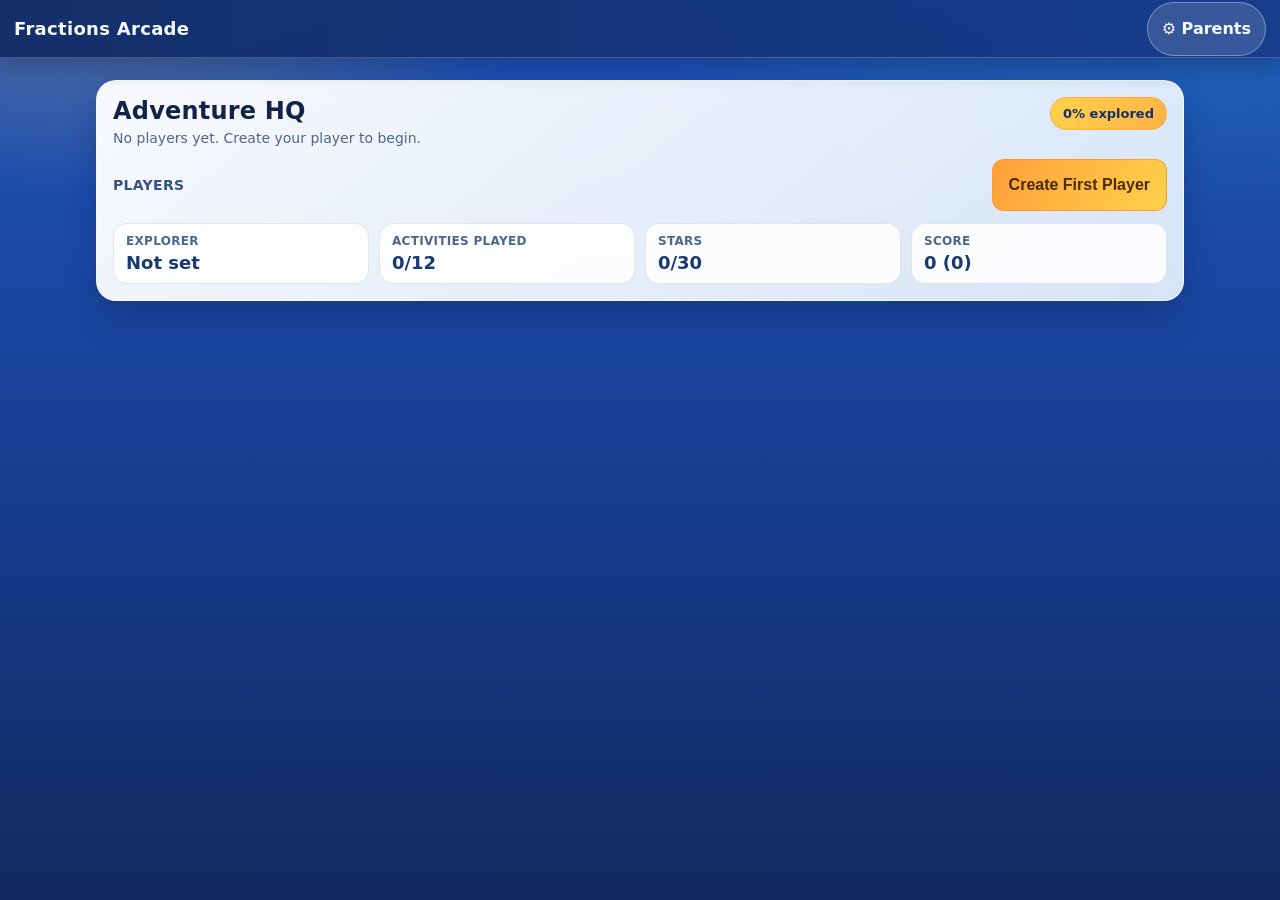
<file: index.html>
<!DOCTYPE html>
<html lang="en">
<head>
  <meta charset="utf-8">
  <title>Fractions Arcade</title>
  <meta name="viewport" content="width=device-width, initial-scale=1, viewport-fit=cover, maximum-scale=1, user-scalable=no">
  <meta name="theme-color" content="#0a1220">
  <meta name="apple-mobile-web-app-capable" content="yes">
  <meta name="apple-mobile-web-app-status-bar-style" content="black-translucent">
  <link rel="manifest" href="manifest.webmanifest">
  <link rel="apple-touch-icon" href="assets/icons/apple-touch-icon.png">
  <link rel="icon" href="assets/icons/favicon.png" type="image/png">
  <link rel="stylesheet" href="assets/css/arcade.css">
  <style>
    .arcade-sect h2 {
      text-transform: none;
      letter-spacing: 0.2px;
    }
    .tile-score {
      font-size: 12px;
      font-weight: 800;
    }
  </style>
</head>
<body class="arcade arcade-home" data-arcade-page="home">
  <header class="arcade-header">
    <div class="arcade-title">Fractions Arcade</div>
    <div class="arcade-spacer"></div>
    <a class="arcade-back" href="settings.html" aria-label="Parents / Settings">⚙️ Parents</a>
  </header>

  <main class="arcade-page" id="arcadeHome" aria-label="Fractions Arcade Home"></main>

  <script src="assets/js/fractions_games.js"></script>
  <script src="assets/js/fractions_app.js"></script>
</body>
</html>
</file>
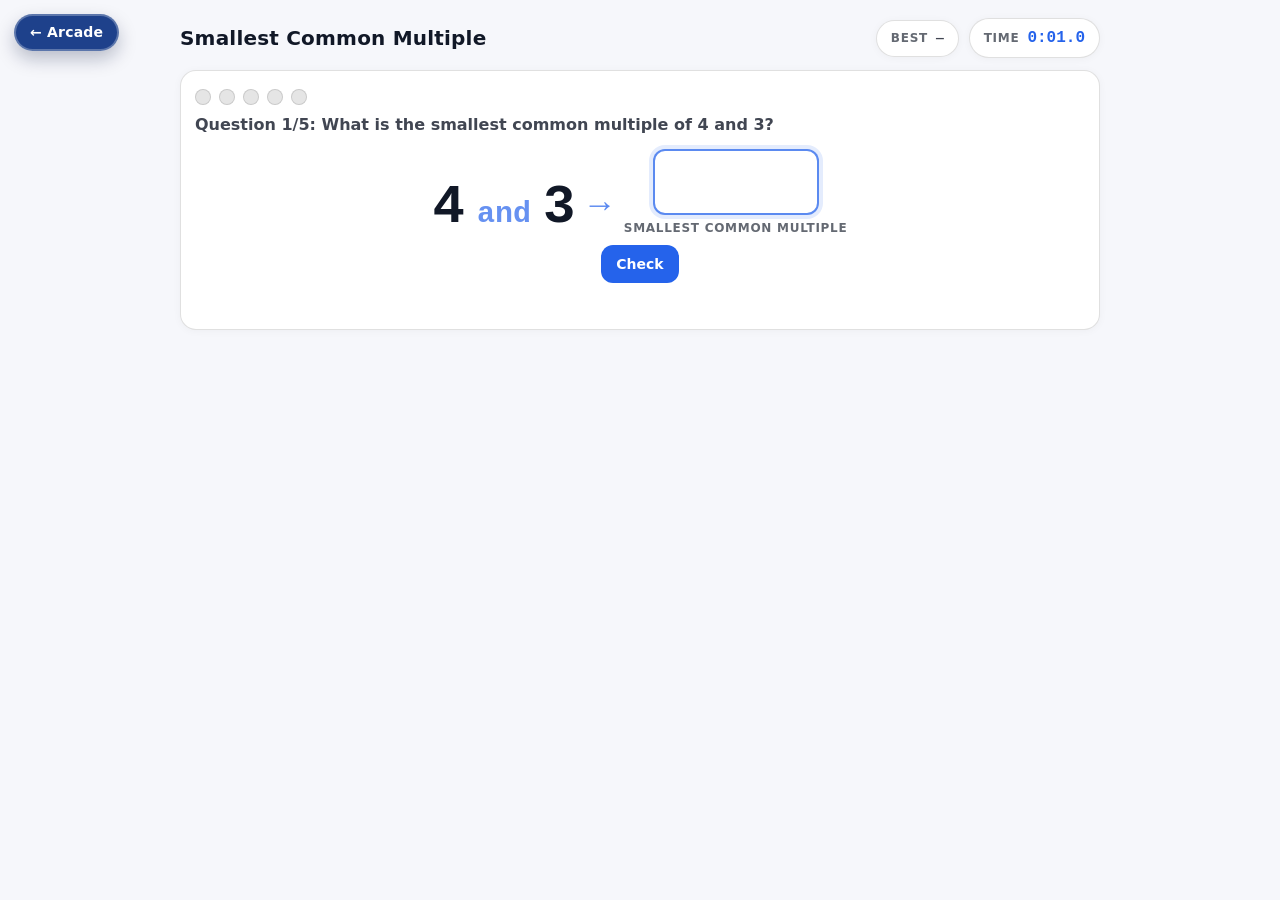
<file: common_multiples.html>
<!DOCTYPE html>
<html lang="en">
<head>
<meta charset="utf-8">
<meta name="viewport" content="width=device-width, initial-scale=1">
<title>Smallest Common Multiple</title>
<style>
  :root{
    --bg:#f6f7fb;
    --panel:#ffffff;
    --border:rgba(0,0,0,0.12);
    --text:#111827;
    --muted:rgba(17,24,39,0.65);
    --accent:#2563eb;
    --good:#16a34a;
    --bad:#dc2626;
    --warn:#f59e0b;
    --mono: ui-monospace, SFMono-Regular, Menlo, Monaco, Consolas, "Liberation Mono","Courier New", monospace;
    --sans: ui-sans-serif, system-ui, -apple-system, Segoe UI, Roboto, Helvetica, Arial;
  }

  body{
    margin:0;
    background:var(--bg);
    color:var(--text);
    font-family:var(--sans);
    display:flex;
    justify-content:center;
    padding:18px;
  }
  #app{ width:min(920px, 100%); }

  #top{
    display:flex;
    gap:12px;
    align-items:center;
    justify-content:space-between;
    flex-wrap:wrap;
    margin-bottom:12px;
  }
  #title{
    font-weight:900;
    font-size:20px;
    letter-spacing:0.01em;
  }
  #meta{
    display:flex;
    gap:10px;
    flex-wrap:wrap;
    align-items:center;
    justify-content:flex-end;
  }
  .pill{
    background:var(--panel);
    border:1px solid var(--border);
    border-radius:999px;
    padding:10px 14px;
    display:flex;
    align-items:center;
    gap:8px;
    box-shadow:0 1px 8px rgba(0,0,0,0.04);
    font-weight:900;
    color:rgba(17,24,39,0.85);
  }
  .pill .lbl{
    font-size:12px;
    font-weight:900;
    color:var(--muted);
    letter-spacing:0.06em;
    text-transform:uppercase;
  }
  #timeOut{
    font-family:var(--mono);
    font-size:16px;
    color:var(--accent);
  }
  #bestOut{
    font-family:var(--mono);
    font-size:13px;
    color:rgba(17,24,39,0.80);
    white-space:nowrap;
  }

  #panel{
    background:var(--panel);
    border:1px solid var(--border);
    border-radius:16px;
    padding:14px;
    box-shadow:0 1px 8px rgba(0,0,0,0.04);
  }

  #lights{
    display:flex;
    gap:8px;
    align-items:center;
    margin: 4px 0 10px 0;
  }
  .light{
    width:14px;
    height:14px;
    border-radius:50%;
    background:rgba(0,0,0,0.10);
    border:1px solid rgba(0,0,0,0.12);
  }
  .light.green{ background:rgba(22,163,74,0.85); border-color:rgba(22,163,74,0.35); }
  .light.yellow{ background:rgba(245,158,11,0.85); border-color:rgba(245,158,11,0.35); }
  .light.red{ background:rgba(220,38,38,0.85); border-color:rgba(220,38,38,0.35); }

  /* persistent clue line */
  #clue{
    font-weight:900;
    color:rgba(17,24,39,0.80);
    margin: 6px 0 10px 0;
    min-height: 24px;
  }

  #eqWrap{
    display:flex;
    justify-content:center;
    margin: 6px 0 10px 0;
  }
  .eq{
    display:flex;
    align-items:flex-end;
    gap:14px;
    flex-wrap:wrap;
    justify-content:center;
  }
  .pair{
    display:flex;
    align-items:baseline;
    gap:12px;
    font-family:var(--mono);
    font-weight:900;
    font-size:54px;
    line-height:1.0;
  }
  .pair .and{
    font-size:30px;
    color:rgba(37,99,235,0.70);
    font-weight:900;
    margin-bottom:6px;
  }
  .arrow{
    font-family:var(--mono);
    font-weight:900;
    font-size:34px;
    color:rgba(37,99,235,0.75);
    margin-bottom:10px;
  }
  .ansCol{
    display:flex;
    flex-direction:column;
    align-items:center;
    gap:6px;
    min-width:160px;
  }
  .ans{
    width:150px;
    font-family:var(--mono);
    font-weight:900;
    font-size:44px;
    text-align:center;
    border:2px solid rgba(37,99,235,0.35);
    border-radius:12px;
    padding:6px 6px;
    outline:none;
    background:#fff;
  }
  .ans:focus{
    border-color: rgba(37,99,235,0.75);
    box-shadow: 0 0 0 4px rgba(37,99,235,0.12);
  }
  .ans.disabled{
    opacity:0.65;
    pointer-events:none;
  }
  .ansLbl{
    font-size:12px;
    font-weight:900;
    color:var(--muted);
    letter-spacing:0.06em;
    text-transform:uppercase;
    text-align:center;
  }

  #actions{
    display:flex;
    gap:10px;
    flex-wrap:wrap;
    align-items:center;
    justify-content:center;
    margin-top:10px;
  }
  button{
    font-family:var(--sans);
    font-weight:900;
    font-size:14px;
    padding:10px 14px;
    border-radius:12px;
    border:1px solid var(--border);
    background:var(--panel);
    cursor:pointer;
    user-select:none;
  }
  button.primary{
    background:var(--accent);
    color:white;
    border-color:rgba(37,99,235,0.25);
  }
  button.good{
    background:var(--good);
    color:white;
    border-color:rgba(22,163,74,0.25);
  }
  button:disabled{ opacity:0.45; cursor:default; }

  #feedback{
    text-align:center;
    font-weight:900;
    min-height:22px;
    margin-top:10px;
    color:var(--muted);
  }
  #feedback.good{ color:var(--good); }
  #feedback.bad{ color:var(--bad); }
  #feedback.warn{ color:rgba(161,98,7,0.95); }

  #infoBox{
    margin-top:12px;
    border:1px solid var(--border);
    border-radius:14px;
    padding:10px 12px;
    background:rgba(0,0,0,0.02);
    display:none;
  }
  #infoTitle{
    font-size:12px;
    font-weight:900;
    color:var(--muted);
    letter-spacing:0.06em;
    text-transform:uppercase;
    margin-bottom:6px;
  }
  #infoText{
    font-weight:900;
    color:rgba(17,24,39,0.82);
    line-height:1.25;
    margin-bottom:10px;
  }

  .multTable{
    display:flex;
    flex-direction:column;
    gap:10px;
  }
  .multRow{
    display:flex;
    gap:10px;
    align-items:flex-start;
    flex-wrap:wrap;
  }
  .multLbl{
    min-width:140px;
    font-weight:900;
    color:rgba(17,24,39,0.70);
  }
  .multList{
    display:flex;
    flex-wrap:wrap;
    gap:8px;
    align-items:center;
    flex:1 1 auto;
  }
  .multNum{
    font-family:var(--mono);
    font-weight:900;
    padding:4px 8px;
    border:1px solid rgba(0,0,0,0.10);
    border-radius:10px;
    background:#fff;
    color:rgba(17,24,39,0.75);
  }
  .multNum.common{
    text-decoration: underline;
    text-decoration-thickness: 3px;
    text-decoration-color: rgba(37,99,235,0.85);
    color: rgba(37,99,235,0.95);
    border-color: rgba(37,99,235,0.18);
    background: rgba(37,99,235,0.05);
  }

  /* Balloons celebration (same idea as sum_mission) */
  .balloon{
    position:absolute;
    bottom:-100px;
    width:40px;
    height:50px;
    border-radius:50%;
    opacity:0.9;
    animation: floatUp 4s ease-in infinite;
    z-index:5;
  }
  @keyframes floatUp{
    0%{ transform: translateY(0) rotate(0deg); opacity:1; }
    100%{ transform: translateY(-120vh) rotate(20deg); opacity:0; }
  }
</style>
</head>
<body>
<script src="assets/js/fractions_games.js"></script>
<script src="assets/js/fractions_app.js"></script>
<div id="app">
  <div id="top">
    <div id="title">Smallest Common Multiple</div>
    <div id="meta">
      <div class="pill" title="Best run (correctness first, then time)">
        <div class="lbl">Best</div>
        <div id="bestOut">—</div>
      </div>
      <div class="pill" title="Time (tie-break only)">
        <div class="lbl">Time</div>
        <div id="timeOut">0:00.0</div>
      </div>
    </div>
  </div>

  <div id="panel">
    <div id="lights"></div>

    <div id="clue"></div>

    <div id="eqWrap">
      <div class="eq" aria-label="smallest common multiple question">
        <div class="pair" aria-label="numbers">
          <span id="aOut">—</span>
          <span class="and">and</span>
          <span id="bOut">—</span>
        </div>
        <div class="arrow">→</div>
        <div class="ansCol">
          <input id="ansIn" class="ans" type="text" inputmode="numeric" pattern="[0-9]*" aria-label="answer">
          <div class="ansLbl">smallest common multiple</div>
        </div>
      </div>
    </div>

    <div id="actions">
      <button id="checkBtn" class="primary" type="button">Check</button>
      <button id="nextBtn" class="good" type="button" style="display:none;">Next</button>
      <button id="againBtn" type="button" style="display:none;">Play again</button>
    </div>

    <div id="feedback"></div>

    <div id="infoBox">
      <div id="infoTitle">Hint</div>
      <div id="infoText"></div>
      <div id="multTable" class="multTable"></div>
    </div>
  </div>
</div>

<script>
(() => {
  const Q_COUNT = 5;
  const A_RANGE = [2, 3, 4, 5, 6, 7, 8, 9, 10, 11, 12];
  const DISPLAY_CAP = 300;

  // stable key (do not rename)
  const bestKey = "common_multiples_best_v1";

  const lightsRow = document.getElementById('lights');
  const clueEl = document.getElementById('clue');

  const aOut = document.getElementById('aOut');
  const bOut = document.getElementById('bOut');
  const ansIn = document.getElementById('ansIn');

  const checkBtn = document.getElementById('checkBtn');
  const nextBtn  = document.getElementById('nextBtn');
  const againBtn = document.getElementById('againBtn');

  const feedbackEl = document.getElementById('feedback');

  const infoBox = document.getElementById('infoBox');
  const infoTitle = document.getElementById('infoTitle');
  const infoText = document.getElementById('infoText');
  const multTable = document.getElementById('multTable');

  const timeOut = document.getElementById('timeOut');
  const bestOut = document.getElementById('bestOut');

  function randChoice(arr){ return arr[Math.floor(Math.random()*arr.length)]; }

  function gcd(a,b){
    a = Math.abs(a); b = Math.abs(b);
    while (b){ const t = a % b; a = b; b = t; }
    return a || 1;
  }
  function lcm(a,b){
    return Math.abs(a*b) / gcd(a,b);
  }

  function fmtTime(ms){
    const s = ms/1000;
    const m = Math.floor(s/60);
    const sec = s - 60*m;
    const secInt = Math.floor(sec);
    const tenth = Math.floor((sec-secInt)*10);
    return `${m}:${String(secInt).padStart(2,'0')}.${tenth}`;
  }

  function setFeedback(text, cls=""){
    feedbackEl.textContent = text;
    feedbackEl.classList.remove('good','bad','warn');
    if (cls) feedbackEl.classList.add(cls);
  }

  function cleanDigits(el){
    el.value = el.value.replace(/[^\d]/g,'');
  }
  ansIn.addEventListener('input', () => cleanDigits(ansIn));

  function lockInput(){ ansIn.classList.add('disabled'); }
  function unlockInput(){ ansIn.classList.remove('disabled'); }

  function readAnswer(){
    const s = ansIn.value.trim();
    if (!s) return null;
    const v = parseInt(s,10);
    if (!Number.isFinite(v)) return null;
    return v;
  }

  function makeLight(color){
    const d = document.createElement('div');
    d.className = 'light';
    if (color) d.classList.add(color);
    return d;
  }
  function refreshLights(){
    lightsRow.innerHTML = '';
    for (let i=0; i<Q_COUNT; i++){
      const c = state.lights[i];
      lightsRow.appendChild(makeLight(c === 'blank' ? '' : c));
    }
  }
  function mark(color){
    state.lights[state.qIndex] = color;
    refreshLights();
  }

  // Best record
  function loadBest(){
    try{
      const raw = localStorage.getItem(bestKey);
      if (!raw) return null;
      const obj = JSON.parse(raw);
      if (!Number.isFinite(obj.greens) || !Number.isFinite(obj.yellows) || !Number.isFinite(obj.timeMs)) return null;
      return obj;
    } catch(_){ return null; }
  }
  function saveBest(rec){
    try{ localStorage.setItem(bestKey, JSON.stringify(rec)); } catch(_){}
  }
  function bestLine(rec){
    if (!rec) return "—";
    const reds = Q_COUNT - rec.greens - rec.yellows;
    return `${rec.greens}G ${rec.yellows}Y ${reds}R • ${fmtTime(rec.timeMs)}`;
  }
  function isBetter(a,b){
    if (!b) return true;
    if (a.greens !== b.greens) return a.greens > b.greens;
    if (a.yellows !== b.yellows) return a.yellows > b.yellows;
    return a.timeMs < b.timeMs;
  }

  function counts(){
    let g=0,y=0,r=0;
    for (const c of state.lights){
      if (c==='green') g++;
      else if (c==='yellow') y++;
      else if (c==='red') r++;
    }
    return {g,y,r};
  }

  // Timer
  function startTimer(){
    if (state.timerId) return;
    state.t0 = performance.now() - state.elapsedMs;
    state.timerId = setInterval(() => {
      if (!state.running) return;
      state.elapsedMs = performance.now() - state.t0;
      timeOut.textContent = fmtTime(state.elapsedMs);
    }, 50);
  }
  function stopTimer(){
    state.running = false;
    if (state.timerId){
      clearInterval(state.timerId);
      state.timerId = null;
    }
  }

  // Celebration (balloons)
  function ensureCelebrationArea(){
    let area = document.getElementById("celebration-area");
    if (area) return area;
    area = document.createElement("div");
    area.id = "celebration-area";
    area.style.position = "fixed";
    area.style.top = "0";
    area.style.left = "0";
    area.style.width = "100%";
    area.style.height = "100%";
    area.style.pointerEvents = "none";
    area.style.zIndex = "1";
    document.body.insertBefore(area, document.body.firstChild);
    return area;
  }
  function triggerCelebration(){
    const area = ensureCelebrationArea();
    const colors = [
      "rgba(231,76,60,0.95)",
      "rgba(52,152,219,0.95)",
      "rgba(46,204,113,0.95)",
      "rgba(241,196,15,0.95)",
      "rgba(155,89,182,0.95)"
    ];
    const count = 15;
    for (let i=0; i<count; i++){
      const b = document.createElement("div");
      b.className = "balloon";
      b.style.left = (Math.random()*90) + "%";
      b.style.background = colors[Math.floor(Math.random()*colors.length)];
      const dur = 3 + Math.random()*2;
      b.style.animationDuration = dur + "s";
      area.appendChild(b);
      window.setTimeout(() => { b.remove(); }, Math.ceil(dur*1000) + 250);
    }
  }

  function clearMultiples(){
    while (multTable.firstChild) multTable.removeChild(multTable.firstChild);
  }

  function makeSpan(num, isCommon){
    const s = document.createElement('span');
    s.className = 'multNum' + (isCommon ? ' common' : '');
    s.textContent = String(num);
    return s;
  }

  function buildMultiplesUI(q){
    clearMultiples();

    const a = q.a, b = q.b;
    const L = q.L;
    const maxVal = Math.min(Math.max(L*3, L), DISPLAY_CAP);

    const multA = [];
    for (let x=a; x<=maxVal; x+=a) multA.push(x);
    const multB = [];
    for (let x=b; x<=maxVal; x+=b) multB.push(x);

    const setB = new Set(multB);
    const common = new Set(multA.filter(x => setB.has(x)));

    function addRow(label, arr){
      const row = document.createElement('div');
      row.className = 'multRow';

      const lbl = document.createElement('div');
      lbl.className = 'multLbl';
      lbl.textContent = label;

      const list = document.createElement('div');
      list.className = 'multList';

      for (const v of arr){
        list.appendChild(makeSpan(v, common.has(v)));
      }

      row.appendChild(lbl);
      row.appendChild(list);
      multTable.appendChild(row);
    }

    addRow(`Multiples of ${a}:`, multA);
    addRow(`Multiples of ${b}:`, multB);
  }

  function showInfo(kind, q){
    infoBox.style.display = 'block';
    clearMultiples();
    buildMultiplesUI(q);

    if (kind === "hint"){
      infoTitle.textContent = "Hint";
      infoText.textContent = "These are some multiples. The underlined ones are common to both. Which underlined number is the smallest?";
    } else {
      infoTitle.textContent = "Solution";
      infoText.textContent = `Answer: ${q.L}. It is the first number that appears in both lists (the first underlined number).`;
    }
  }

  function hideInfo(){
    infoBox.style.display = 'none';
    clearMultiples();
  }

  // Questions
  function genQuestion(){
    for (let tries=0; tries<200; tries++){
      let a = randChoice(A_RANGE);
      let b = randChoice(A_RANGE);
      if (a === b) continue;
      const L = lcm(a,b);
      if (!Number.isFinite(L) || !Number.isInteger(L)) continue;
      return {a,b,L};
    }
    return {a:2,b:7,L:lcm(2,7)};
  }

  function renderCurrent(){
    const q = state.questions[state.qIndex];
    state.current = q;
    state.attempts = 0;

    aOut.textContent = String(q.a);
    bOut.textContent = String(q.b);

    clueEl.textContent = `Question ${state.qIndex+1}/${Q_COUNT}: What is the smallest common multiple of ${q.a} and ${q.b}?`;

    ansIn.value = "";
    unlockInput();
    hideInfo();
    setFeedback("");

    checkBtn.disabled = false;
    checkBtn.style.display = 'inline-block';
    nextBtn.style.display = 'none';
    againBtn.style.display = 'none';

    ansIn.focus();
  }

  function startSet(){
    stopTimer();
    state.elapsedMs = 0;
    timeOut.textContent = fmtTime(0);

    state.questions = Array.from({length:Q_COUNT}, () => genQuestion());
    state.qIndex = 0;
    state.attempts = 0;
    state.finished = false;

    state.lights = Array(Q_COUNT).fill('blank');
    refreshLights();

    hideInfo();
    setFeedback("");

    state.running = true;
    startTimer();

    renderCurrent();
  }

  function finishSet(){
    state.finished = true;
    state.running = false;

    const {g,y,r} = counts();
    const rec = {greens:g, yellows:y, timeMs: Math.round(state.elapsedMs)};
    const best = loadBest();

    if (isBetter(rec, best)){
      saveBest(rec);
      bestOut.textContent = bestLine(rec);
      setFeedback(`Set complete: ${g} green, ${y} yellow, ${r} red. New best!`, "good");
    } else {
      bestOut.textContent = bestLine(best);
      setFeedback(`Set complete: ${g} green, ${y} yellow, ${r} red.`, "");
    }

    checkBtn.style.display = 'none';
    nextBtn.style.display = 'none';
    againBtn.style.display = 'inline-block';

    stopTimer();
  }

  function nextQ(){
    if (state.qIndex >= Q_COUNT-1){
      finishSet();
      return;
    }
    state.qIndex += 1;
    renderCurrent();
  }

  function onCheck(){
    const q = state.current;
    const val = readAnswer();

    if (val === null){
      setFeedback("Type a number first.", "warn");
      return;
    }

    if (val === q.L){
      if (state.attempts === 0){
        mark('green');
        setFeedback("Correct!", "good");
      } else {
        setFeedback("Correct (second try).", "good");
      }

      triggerCelebration();

      lockInput();
      checkBtn.disabled = true;
      hideInfo();

      nextBtn.style.display = 'inline-block';
      nextBtn.textContent = (state.qIndex === Q_COUNT-1) ? "Finish" : "Next";
      return;
    }

    // wrong
    state.attempts += 1;

    if (state.attempts === 1){
      mark('yellow');
      setFeedback("Not yet. Try again.", "warn");
      showInfo("hint", q);
      return;
    }

    // second wrong -> red
    mark('red');
    setFeedback(`Not quite. Answer: ${q.L}.`, "bad");

    lockInput();
    checkBtn.disabled = true;

    showInfo("solution", q);

    nextBtn.style.display = 'inline-block';
    nextBtn.textContent = (state.qIndex === Q_COUNT-1) ? "Finish" : "Next";
  }

  const state = {
    questions: [],
    qIndex: 0,
    attempts: 0,
    current: null,
    lights: Array(Q_COUNT).fill('blank'),
    finished: false,
    timerId: null,
    t0: 0,
    elapsedMs: 0,
    running: false
  };

  bestOut.textContent = bestLine(loadBest());
  refreshLights();

  checkBtn.addEventListener('click', () => onCheck());
  nextBtn.addEventListener('click', () => nextQ());
  againBtn.addEventListener('click', () => startSet());

  ansIn.addEventListener('keydown', (e) => {
    if (e.key === 'Enter') onCheck();
  });

  startSet();
})();
</script>

</body>
</html>
</file>
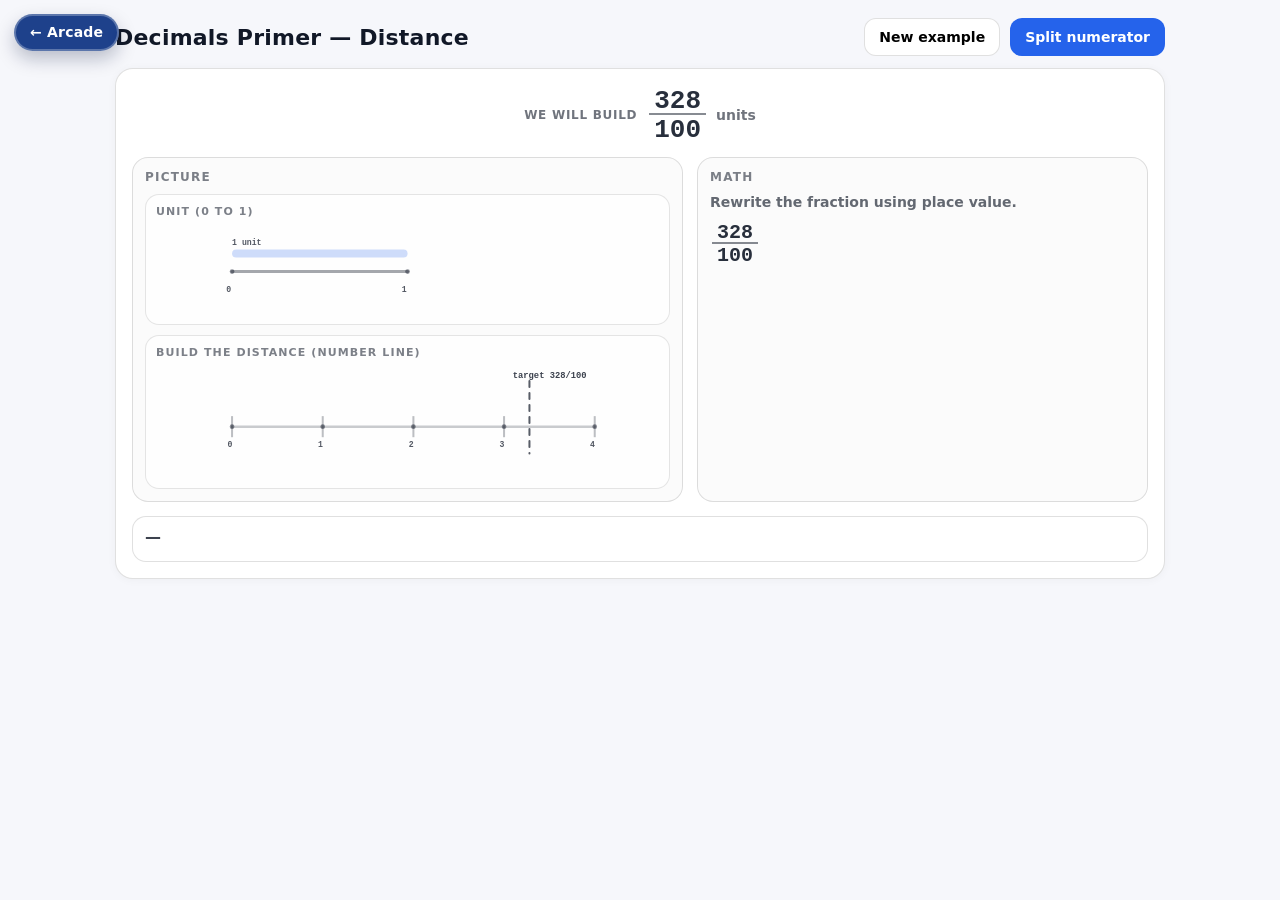
<file: decimals_primer.html>
<!DOCTYPE html>
<html lang="en">
<head>
<meta charset="utf-8" />
<meta name="viewport" content="width=device-width, initial-scale=1" />
<title>Decimals Primer — Distance</title>
<style>
  :root{
    --bg:#f6f7fb;
    --panel:#ffffff;
    --border:rgba(0,0,0,0.12);
    --text:#111827;
    --muted:rgba(17,24,39,0.62);
    --accent:#2563eb;

    /* Three related shades for the three place-value contributions */
    --uFill: rgba(37,99,235,0.22);
    --tFill: rgba(37,99,235,0.45);
    --hFill: rgba(37,99,235,0.82);
    --newFill: rgba(37,99,235,0.98);

    --uText: rgba(37,99,235,0.68);
    --tText: rgba(37,99,235,0.82);
    --hText: rgba(37,99,235,0.98);

    --mono: ui-monospace, SFMono-Regular, Menlo, Monaco, Consolas, "Liberation Mono","Courier New", monospace;
    --sans: ui-sans-serif, system-ui, -apple-system, Segoe UI, Roboto, Helvetica, Arial;
  }

  body{
    margin:0;
    background:var(--bg);
    color:var(--text);
    font-family:var(--sans);
    display:flex;
    justify-content:center;
    padding:18px;
    user-select:none;
  }

  #app{ width:min(1050px, 100%); }

  #top{
    display:flex;
    gap:12px;
    align-items:center;
    justify-content:space-between;
    flex-wrap:wrap;
    margin-bottom:12px;
  }
  #title{
    font-weight:900;
    font-size:22px;
    letter-spacing:0.01em;
  }

  .btnrow{
    display:flex;
    gap:10px;
    flex-wrap:wrap;
    align-items:center;
    justify-content:flex-end;
  }

  button{
    font-family:var(--sans);
    font-weight:900;
    font-size:14px;
    padding:10px 14px;
    border-radius:12px;
    border:1px solid var(--border);
    background:var(--panel);
    cursor:pointer;
  }
  button.primary{
    background:var(--accent);
    color:white;
    border-color:rgba(37,99,235,0.25);
  }
  button:disabled{ opacity:0.45; cursor:default; }

  #panel{
    background:var(--panel);
    border:1px solid var(--border);
    border-radius:18px;
    padding:16px;
    box-shadow:0 1px 10px rgba(0,0,0,0.04);
  }

  #goalRow{
    display:flex;
    align-items:center;
    justify-content:center;
    gap:10px;
    margin: 2px 0 14px 0;
    flex-wrap:wrap;
  }
  .goalLabel{
    font-weight:900;
    color:rgba(17,24,39,0.60);
    letter-spacing:0.06em;
    text-transform:uppercase;
    font-size:12px;
  }
  .goalFrac{
    font-size:26px;
    font-weight:900;
    color:rgba(17,24,39,0.90);
    display:flex;
    align-items:center;
    gap:8px;
    flex-wrap:wrap;
  }
  .goalSmall{
    font-size:14px;
    font-weight:900;
    color:rgba(17,24,39,0.60);
    font-family: var(--sans);
  }

  .frac{
    display:inline-block;
    vertical-align:middle;
    text-align:center;
    margin: 0 2px;
    font-family: var(--mono);
    font-weight: 900;
    line-height: 1.0;
  }
  .frac .top{ display:block; padding:0 5px; transform: translateY(1px); }
  .frac .bottom{
    display:block;
    padding:2px 5px 0 5px;
    border-top:2px solid rgba(17,24,39,0.50);
  }

  #grid{
    display:grid;
    grid-template-columns: 1.10fr 0.90fr;
    gap:14px;
    align-items:stretch;
  }
  @media (max-width: 900px){
    #grid{ grid-template-columns: 1fr; }
  }

  .box{
    border:1px solid var(--border);
    border-radius:16px;
    padding:12px;
    background:rgba(0,0,0,0.015);
  }
  .boxTitle{
    font-size:12px;
    font-weight:900;
    color:rgba(17,24,39,0.55);
    letter-spacing:0.10em;
    text-transform:uppercase;
    margin-bottom:10px;
  }

  .visualStack{
    display:flex;
    flex-direction:column;
    gap:10px;
  }
  .subbox{
    border:1px solid rgba(0,0,0,0.10);
    border-radius:14px;
    padding:10px;
    background:rgba(255,255,255,0.75);
  }
  .subTitle{
    font-size:11px;
    font-weight:900;
    color:rgba(17,24,39,0.55);
    letter-spacing:0.10em;
    text-transform:uppercase;
    margin:0 0 8px 0;
  }

  svg{
    width:100%;
    height:auto;
    display:block;
  }

  .tick{
    stroke: rgba(17,24,39,0.28);
    stroke-width: 2;
    vector-effect: non-scaling-stroke;
  }
  .tickMinor{
    stroke: rgba(17,24,39,0.18);
    stroke-width: 1.5;
    vector-effect: non-scaling-stroke;
  }
  .axis{
    stroke: rgba(17,24,39,0.38);
    stroke-width: 3;
    vector-effect: non-scaling-stroke;
    stroke-linecap: round;
  }
  .axisLight{
    stroke: rgba(17,24,39,0.22);
    stroke-width: 2.5;
    vector-effect: non-scaling-stroke;
    stroke-linecap: round;
  }
  .majorDot{
    fill: rgba(17,24,39,0.48);
  }
  .numLabel{
    fill: rgba(17,24,39,0.72);
    font-weight: 900;
    font-size: 14px;
    font-family: var(--mono);
  }
  .hintLabel{
    fill: rgba(17,24,39,0.50);
    font-weight: 900;
    font-size: 12px;
    font-family: var(--sans);
    letter-spacing: 0.02em;
  }

  .barU{ fill: var(--uFill); }
  .barT{ fill: var(--tFill); }
  .barH{ fill: var(--hFill); }
  .barNew{
    fill: var(--newFill);
    animation: popSeg 0.30s ease-out;
  }
  @keyframes popSeg{
    from{ opacity: 0.30; }
    to{ opacity: 1.0; }
  }

  .targetLine{
    stroke: rgba(17,24,39,0.70);
    stroke-width: 2;
    vector-effect: non-scaling-stroke;
    stroke-dasharray: 6 6;
    stroke-linecap: round;
  }
  .targetLabel{
    fill: rgba(17,24,39,0.82);
    font-weight: 900;
    font-size: 15px;
    font-family: var(--mono);
  }

  #mathLines{
    display:flex;
    flex-direction:column;
    gap:10px;
    font-weight:900;
    font-size:20px;
    color:rgba(17,24,39,0.90);
  }
  .mathLine{
    font-family: var(--mono);
    line-height:1.25;
    word-break: break-word;
  }
  .muted{
    font-family: var(--sans);
    font-weight:900;
    color:rgba(17,24,39,0.65);
    font-size:14px;
    line-height:1.25;
  }
  .faint{
    opacity: 0.35;
  }

  /* Text colors matching the bar colors */
  .cU{ color: var(--uText); }
  .cT{ color: var(--tText); }
  .cH{ color: var(--hText); }

  .cU .frac .bottom{ border-top-color: var(--uText); }
  .cT .frac .bottom{ border-top-color: var(--tText); }
  .cH .frac .bottom{ border-top-color: var(--hText); }

  #bottomBox{
    margin-top:14px;
    padding:10px 12px;
    border:1px solid var(--border);
    border-radius:14px;
    background:#fff;
    font-weight:900;
    color:rgba(17,24,39,0.82);
    min-height:24px;
    line-height:1.25;
  }
  .dec{
    font-family: var(--mono);
    font-weight: 900;
    font-size: 26px;
    letter-spacing: 0.01em;
  }
  .dot{
    color: rgba(17,24,39,0.38);
    padding: 0 1px;
  }
</style>
</head>
<body>
<script src="assets/js/fractions_games.js"></script>
<script src="assets/js/fractions_app.js"></script>
<div id="app">
  <div id="top">
    <div id="title">Decimals Primer — Distance</div>
    <div class="btnrow">
      <button id="newBtn" type="button">New example</button>
      <button id="nextBtn" class="primary" type="button">Next</button>
    </div>
  </div>

  <div id="panel">
    <div id="goalRow">
      <div class="goalLabel">We will build</div>
      <div class="goalFrac" id="targetFrac">—</div>
    </div>

    <div id="grid">
      <div class="box">
        <div class="boxTitle">Picture</div>

        <div class="visualStack">
          <div class="subbox">
            <div class="subTitle">Unit (0 to 1)</div>
            <svg id="unitSvg" viewBox="0 0 860 150" aria-label="unit"></svg>
          </div>

          <div class="subbox">
            <div class="subTitle">Build the distance (number line)</div>
            <svg id="trackSvg" viewBox="0 0 860 190" aria-label="track"></svg>
          </div>
        </div>
      </div>

      <div class="box">
        <div class="boxTitle">Math</div>
        <div id="mathLines">
          <div class="muted" id="mathIntro">—</div>
          <div class="mathLine" id="line0"></div>
          <div class="mathLine" id="line1" style="display:none;"></div>
          <div class="mathLine" id="line2" style="display:none;"></div>
          <div class="mathLine" id="line3" style="display:none;"></div>
        </div>
      </div>
    </div>

    <div id="bottomBox">—</div>
  </div>
</div>

<script>
(() => {
  const DEN = 100;

  const newBtn = document.getElementById('newBtn');
  const nextBtn = document.getElementById('nextBtn');

  const targetFrac = document.getElementById('targetFrac');

  const unitSvg = document.getElementById('unitSvg');
  const trackSvg = document.getElementById('trackSvg');

  const mathIntro = document.getElementById('mathIntro');
  const line0 = document.getElementById('line0');
  const line1 = document.getElementById('line1');
  const line2 = document.getElementById('line2');
  const line3 = document.getElementById('line3');

  const bottomBox = document.getElementById('bottomBox');

  function randInt(lo, hi){ return lo + Math.floor(Math.random()*(hi-lo+1)); }
  function chance(p){ return Math.random() < p; }

  function fracHTML(num, den){
    return `<span class="frac"><span class="top">${num}</span><span class="bottom">${den}</span></span>`;
  }

  function clearSvg(svg){
    while (svg.firstChild) svg.removeChild(svg.firstChild);
  }
  function svgEl(tag, attrs={}){
    const el = document.createElementNS('http://www.w3.org/2000/svg', tag);
    for (const [k,v] of Object.entries(attrs)) el.setAttribute(k, v);
    return el;
  }
  function textEl(svg, x, y, txt, cls){
    const t = svgEl('text', {x, y, class: cls});
    t.textContent = txt;
    svg.appendChild(t);
  }

  // Layout constants (similar to the fractions distance app)
  const X0 = 130;
  const UNIT_PX = 300;
  const TRACK_W = 620;

  // Unit svg positions
  const UNIT_Y = 78;
  const UNIT_BAR_Y = 40;
  const BAR_H = 14;

  // Track svg positions
  const TRACK_Y = 102;
  const TRACK_BAR_Y = 58;

  // State
  let N = 234;
  let U = 2, T = 3, O = 4;

  // phase:
  // 0: show target fraction
  // 1: show (200+30+4)/100
  // 2: show 200/100 + 30/100 + 4/100
  // 3: show 2 + 3/10 + 4/100 and build the distance
  // 4: done (reveal decimal explanation at bottom)
  let phase = 0;

  // Built pieces (during phase >= 3)
  let uBuilt = 0;
  let tBuilt = 0;
  let hBuilt = 0;
  let lastAction = null; // "unit" | "tenth" | "hundredth" | null

  function pickExample(){
    // Build N = 100U + 10T + O.
    // Bias toward U >= 1 so we often get examples like 345/100.
    U = chance(0.72) ? randInt(1,4) : 0;
    T = randInt(0,9);
    O = randInt(0,9);

    // Avoid exact 0.00
    if (U === 0 && T === 0 && O === 0){
      O = randInt(1,9);
    }

    N = 100*U + 10*T + O;

    phase = 0;
    uBuilt = 0;
    tBuilt = 0;
    hBuilt = 0;
    lastAction = null;

    updateAll();
  }

  function trackUnits(){
    // Show up to U+1 (at least 2 units for context)
    return Math.max(2, U + 1);
  }

  function pxPerUnit(){
    return TRACK_W / trackUnits();
  }

  function builtHund(){
    return 100*uBuilt + 10*tBuilt + hBuilt;
  }

  function isBuiltComplete(){
    return (uBuilt === U) && (tBuilt === T) && (hBuilt === O);
  }

  function show(el, yes){
    el.style.display = yes ? "block" : "none";
  }

  function spanNum(cls, val, faint=false){
    const c = faint ? `${cls} faint` : cls;
    return `<span class="${c}">${val}</span>`;
  }

  function updateHeader(){
    targetFrac.innerHTML = `${fracHTML(N, 100)} <span class="goalSmall">units</span>`;
  }

  function updateButtons(){
    if (phase === 0){
      nextBtn.textContent = "Split numerator";
      nextBtn.disabled = false;
      return;
    }
    if (phase === 1){
      nextBtn.textContent = "Split into fractions";
      nextBtn.disabled = false;
      return;
    }
    if (phase === 2){
      nextBtn.textContent = "Simplify";
      nextBtn.disabled = false;
      return;
    }
    if (phase === 3){
      if (uBuilt < U){
        nextBtn.textContent = "Add 1 unit";
        nextBtn.disabled = false;
        return;
      }
      if (tBuilt < T){
        nextBtn.textContent = "Add 1/10";
        nextBtn.disabled = false;
        return;
      }
      if (hBuilt < O){
        nextBtn.textContent = "Add 1/100";
        nextBtn.disabled = false;
        return;
      }
      nextBtn.textContent = "Finish";
      nextBtn.disabled = false;
      return;
    }
    nextBtn.textContent = "Done";
    nextBtn.disabled = true;
  }

  function updateMath(){
    const A = 100*U;
    const B = 10*T;
    const C = O;

    mathIntro.textContent = "Rewrite the fraction using place value.";
    line0.innerHTML = `${fracHTML(N, 100)}`;

    const Ahtml = spanNum("cU", A, A === 0);
    const Bhtml = spanNum("cT", B, B === 0);
    const Chtml = spanNum("cH", C, C === 0);
    const numSum = `${Ahtml} + ${Bhtml} + ${Chtml}`;
    line1.innerHTML = `= ${fracHTML(numSum, 100)}`;

    const tA = `<span class="cU${A===0 ? " faint":""}">${fracHTML(A, 100)}</span>`;
    const tB = `<span class="cT${B===0 ? " faint":""}">${fracHTML(B, 100)}</span>`;
    const tC = `<span class="cH${C===0 ? " faint":""}">${fracHTML(C, 100)}</span>`;
    line2.innerHTML = `= ${tA} + ${tB} + ${tC}`;

    const uTerm = spanNum("cU", U, U === 0);
    const tTerm = `<span class="cT${T===0 ? " faint":""}">${fracHTML(T, 10)}</span>`;
    const hTerm = `<span class="cH${O===0 ? " faint":""}">${fracHTML(O, 100)}</span>`;
    line3.innerHTML = `= ${uTerm} + ${tTerm} + ${hTerm}`;

    show(line1, phase >= 1);
    show(line2, phase >= 2);
    show(line3, phase >= 3);
  }

  function updateBottom(){
    if (phase < 4){
      bottomBox.textContent = "—";
      return;
    }

    const dec = `
      <span class="dec">
        <span class="cU">${U}</span><span class="dot">.</span><span class="cT">${T}</span><span class="cH">${O}</span>
      </span>
    `;

    bottomBox.innerHTML =
      `Decimal form: ${dec}. ` +
      `It means <span class="cU">${U}</span> unit(s) + ` +
      `<span class="cT">${T}</span> tenth(s) + ` +
      `<span class="cH">${O}</span> hundredth(s).`;
  }

  function drawUnit(){
    clearSvg(unitSvg);

    const xA = X0;
    const xB = X0 + UNIT_PX;

    unitSvg.appendChild(svgEl('line', {x1:xA, y1:UNIT_Y, x2:xB, y2:UNIT_Y, class:"axis"}));
    unitSvg.appendChild(svgEl('circle', {cx:xA, cy:UNIT_Y, r:4, class:"majorDot"}));
    unitSvg.appendChild(svgEl('circle', {cx:xB, cy:UNIT_Y, r:4, class:"majorDot"}));

    textEl(unitSvg, xA - 10, UNIT_Y + 34, "0", "numLabel");
    textEl(unitSvg, xB - 10, UNIT_Y + 34, "1", "numLabel");

    let piece = "unit";
    if (phase >= 3){
      if (uBuilt < U) piece = "unit";
      else if (tBuilt < T) piece = "tenth";
      else if (hBuilt < O) piece = "hundredth";
      else piece = "unit";
    }

    if (piece === "unit"){
      unitSvg.appendChild(svgEl('rect', {
        x: xA,
        y: UNIT_BAR_Y,
        width: UNIT_PX,
        height: BAR_H,
        rx: 7, ry: 7,
        class: "barU"
      }));
      textEl(unitSvg, xA, UNIT_BAR_Y - 8, "1 unit", "numLabel");
      return;
    }

    const step = UNIT_PX / 10.0;
    for (let i=0; i<=10; i++){
      const x = xA + i*step;
      const cls = (i===0 || i===10) ? "tick" : "tickMinor";
      const h = (i===0 || i===10) ? 18 : 12;
      unitSvg.appendChild(svgEl('line', {x1:x, y1:UNIT_Y - h, x2:x, y2:UNIT_Y + h, class:cls}));
    }

    if (piece === "tenth"){
      unitSvg.appendChild(svgEl('rect', {
        x: xA,
        y: UNIT_BAR_Y,
        width: step,
        height: BAR_H,
        rx: 7, ry: 7,
        class: "barT"
      }));
      textEl(unitSvg, xA, UNIT_BAR_Y - 8, "1/10", "numLabel");
      return;
    }

    const w100 = UNIT_PX / 100.0;
    unitSvg.appendChild(svgEl('rect', {
      x: xA,
      y: UNIT_BAR_Y,
      width: w100,
      height: BAR_H,
      rx: 3, ry: 3,
      class: "barH"
    }));
    textEl(unitSvg, xA, UNIT_BAR_Y - 8, "1/100", "numLabel");
  }

  function drawTrack(){
    clearSvg(trackSvg);

    const units = trackUnits();
    const uW = pxPerUnit();

    const xA = X0;
    const xB = X0 + TRACK_W;

    trackSvg.appendChild(svgEl('line', {x1:xA, y1:TRACK_Y, x2:xB, y2:TRACK_Y, class:"axisLight"}));

    for (let i=0; i<=units; i++){
      const x = xA + i*uW;
      trackSvg.appendChild(svgEl('circle', {cx:x, cy:TRACK_Y, r:4, class:"majorDot"}));
      textEl(trackSvg, x - 8, TRACK_Y + 34, String(i), "numLabel");
      trackSvg.appendChild(svgEl('line', {x1:x, y1:TRACK_Y - 18, x2:x, y2:TRACK_Y + 18, class:"tick"}));
    }

    if (phase >= 3 && uBuilt >= U){
      const base = U;
      for (let i=1; i<10; i++){
        const x = xA + (base + i/10)*uW;
        trackSvg.appendChild(svgEl('line', {x1:x, y1:TRACK_Y - 12, x2:x, y2:TRACK_Y + 12, class:"tickMinor"}));
      }
    }

    const targetX = xA + (N/100.0) * uW;
    trackSvg.appendChild(svgEl('line', {
      x1: targetX, y1: TRACK_Y - 78,
      x2: targetX, y2: TRACK_Y + 46,
      class: "targetLine"
    }));
    textEl(trackSvg, Math.min(targetX + 8, xB - 140), TRACK_Y - 84, `target ${N}/100`, "targetLabel");

    if (phase >= 3){
      if (uBuilt > 0){
        trackSvg.appendChild(svgEl('rect', {
          x: xA,
          y: TRACK_BAR_Y,
          width: uBuilt * uW,
          height: BAR_H,
          rx: 7, ry: 7,
          class: "barU"
        }));
      }

      if (tBuilt > 0){
        trackSvg.appendChild(svgEl('rect', {
          x: xA + U*uW,
          y: TRACK_BAR_Y,
          width: (tBuilt/10.0) * uW,
          height: BAR_H,
          rx: 7, ry: 7,
          class: "barT"
        }));
      }

      if (hBuilt > 0){
        trackSvg.appendChild(svgEl('rect', {
          x: xA + U*uW + (T/10.0)*uW,
          y: TRACK_BAR_Y,
          width: (hBuilt/100.0) * uW,
          height: BAR_H,
          rx: 7, ry: 7,
          class: "barH"
        }));
      }

      if (lastAction){
        let segX = 0;
        let segW = 0;
        if (lastAction === "unit"){
          segX = xA + (uBuilt - 1) * uW;
          segW = uW;
        } else if (lastAction === "tenth"){
          segX = xA + U*uW + (tBuilt - 1) * (uW/10.0);
          segW = uW/10.0;
        } else if (lastAction === "hundredth"){
          segX = xA + U*uW + (T/10.0)*uW + (hBuilt - 1) * (uW/100.0);
          segW = uW/100.0;
        }
        if (segW > 0){
          trackSvg.appendChild(svgEl('rect', {
            x: segX,
            y: TRACK_BAR_Y,
            width: segW,
            height: BAR_H,
            rx: 7, ry: 7,
            class: "barNew"
          }));
        }
      }

      const bH = builtHund();
      if (bH > 0){
        const endX = xA + (bH/100.0)*uW;
        const label = (bH % 100 === 0) ? String(bH/100) : `${bH}/100`;
        textEl(trackSvg, Math.max(xA, endX - 30), TRACK_BAR_Y - 10, label, "numLabel");
      } else {
        textEl(trackSvg, xA, TRACK_BAR_Y - 10, "0", "numLabel");
      }
    }
  }

  function updateAll(){
    updateHeader();
    updateButtons();
    updateMath();
    updateBottom();
    drawUnit();
    drawTrack();
  }

  function nextStep(){
    lastAction = null;

    if (phase === 0){
      phase = 1;
      updateAll();
      return;
    }
    if (phase === 1){
      phase = 2;
      updateAll();
      return;
    }
    if (phase === 2){
      phase = 3;
      updateAll();
      return;
    }
    if (phase === 3){
      if (uBuilt < U){
        uBuilt += 1;
        lastAction = "unit";
      } else if (tBuilt < T){
        tBuilt += 1;
        lastAction = "tenth";
      } else if (hBuilt < O){
        hBuilt += 1;
        lastAction = "hundredth";
      }

      if (isBuiltComplete()){
        phase = 4;
      }

      updateAll();
      return;
    }
  }

  newBtn.addEventListener('click', pickExample);
  nextBtn.addEventListener('click', nextStep);

  document.addEventListener('keydown', (e) => {
    if (e.key === "Enter" || e.key === " "){
      e.preventDefault();
      nextStep();
    }
  });

  pickExample();
})();
</script>
</body>
</html>
</file>
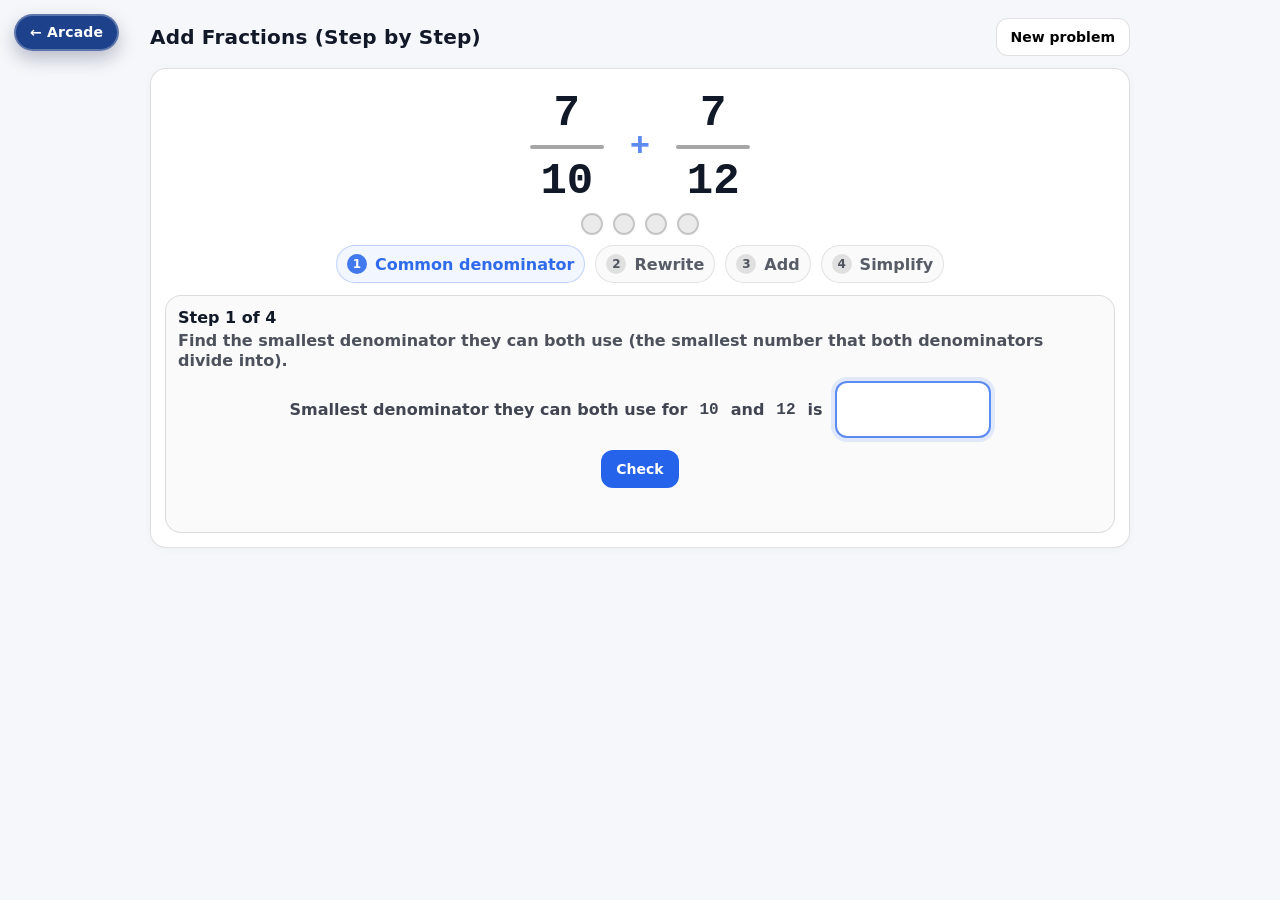
<file: fractions_addition.html>
<!DOCTYPE html>
<html lang="en">
<head>
<meta charset="utf-8">
<meta name="viewport" content="width=device-width, initial-scale=1">
<title>Add Fractions (Step by Step)</title>
<style>
  :root{
    --bg:#f6f7fb;
    --panel:#ffffff;
    --border:rgba(0,0,0,0.12);
    --text:#111827;
    --muted:rgba(17,24,39,0.65);
    --accent:#2563eb;
    --good:#16a34a;
    --bad:#dc2626;
    --warn:#f59e0b;
    --mono: ui-monospace, SFMono-Regular, Menlo, Monaco, Consolas, "Liberation Mono","Courier New", monospace;
    --sans: ui-sans-serif, system-ui, -apple-system, Segoe UI, Roboto, Helvetica, Arial;
  }

  body{
    margin:0;
    background:var(--bg);
    color:var(--text);
    font-family:var(--sans);
    display:flex;
    justify-content:center;
    padding:18px;
  }

  #celebration-area{
    position:fixed; inset:0;
    pointer-events:none;
    z-index:10;
    overflow:hidden;
  }

  #app{ width:min(980px, 100%); }

  #top{
    display:flex;
    gap:12px;
    align-items:center;
    justify-content:space-between;
    flex-wrap:wrap;
    margin-bottom:12px;
  }
  #title{
    font-weight:900;
    font-size:20px;
    letter-spacing:0.01em;
  }
  button{
    font-family:var(--sans);
    font-weight:900;
    font-size:14px;
    padding:10px 14px;
    border-radius:12px;
    border:1px solid var(--border);
    background:var(--panel);
    cursor:pointer;
    user-select:none;
  }
  button.primary{
    background:var(--accent);
    color:white;
    border-color:rgba(37,99,235,0.25);
  }
  button:disabled{ opacity:0.45; cursor:default; }

  #panel{
    background:var(--panel);
    border:1px solid var(--border);
    border-radius:16px;
    padding:14px;
    box-shadow:0 1px 8px rgba(0,0,0,0.04);
  }

  /* lights */
  #lightsRow{
    display:flex;
    gap:10px;
    align-items:center;
    justify-content:center;
    margin: 6px 0 10px 0;
  }
  .light{
    width:18px; height:18px;
    border-radius:50%;
    border:2px solid rgba(0,0,0,0.16);
    background:rgba(0,0,0,0.08);
  }
  .light.green{ background:rgba(22,163,74,0.75); border-color:rgba(22,163,74,0.55); }
  .light.yellow{ background:rgba(245,158,11,0.85); border-color:rgba(245,158,11,0.65); }
  .light.red{ background:rgba(220,38,38,0.78); border-color:rgba(220,38,38,0.60); }

  /* problem row */
  #problemRow{
    display:flex;
    justify-content:center;
    align-items:center;
    gap:18px;
    flex-wrap:wrap;
    padding:6px 0 2px 0;
  }
  .op{
    font-family:var(--mono);
    font-weight:900;
    font-size:34px;
    color:rgba(37,99,235,0.75);
  }
  .frac{
    display:flex;
    flex-direction:column;
    align-items:center;
    min-width:90px;
  }
  .frac .num, .frac .den{
    font-family:var(--mono);
    font-weight:900;
    font-size:44px;
    line-height:1.0;
    min-height:48px;
    display:flex;
    align-items:center;
    justify-content:center;
  }
  .frac .bar{
    width:74px;
    height:4px;
    background:rgba(0,0,0,0.35);
    border-radius:3px;
    margin:8px 0;
  }

  /* stepper */
  #stepper{
    display:flex;
    gap:10px;
    justify-content:center;
    flex-wrap:wrap;
    margin: 10px 0 12px 0;
  }
  .stepItem{
    display:flex;
    align-items:center;
    gap:8px;
    padding:8px 10px;
    border-radius:999px;
    border:1px solid rgba(0,0,0,0.10);
    background:rgba(0,0,0,0.02);
    color:rgba(17,24,39,0.70);
    font-weight:900;
    user-select:none;
  }
  .stepItem .dot{
    width:20px;
    height:20px;
    border-radius:50%;
    background:rgba(0,0,0,0.10);
    display:flex;
    align-items:center;
    justify-content:center;
    font-size:12px;
    font-weight:900;
  }
  .stepItem.active{
    border-color: rgba(37,99,235,0.25);
    background: rgba(37,99,235,0.06);
    color: rgba(37,99,235,0.95);
  }
  .stepItem.active .dot{
    background: rgba(37,99,235,0.85);
    color:#fff;
  }
  .stepItem.done{
    border-color: rgba(22,163,74,0.25);
    background: rgba(22,163,74,0.06);
    color: rgba(22,163,74,0.95);
  }
  .stepItem.done .dot{
    background: rgba(22,163,74,0.85);
    color:#fff;
  }

  /* step card */
  #stepCard{
    border:1px solid var(--border);
    border-radius:16px;
    padding:12px;
    background:rgba(0,0,0,0.02);
  }
  #stepTitle{
    font-weight:900;
    font-size:16px;
    margin-bottom:4px;
  }
  #stepPrompt{
    font-weight:900;
    color:rgba(17,24,39,0.75);
    margin-bottom:10px;
    line-height:1.25;
  }

  .stepBlock{ display:none; }
  .stepBlock.active{ display:block; }

  .eqLine{
    display:flex;
    gap:12px;
    flex-wrap:wrap;
    align-items:center;
    justify-content:center;
    margin: 6px 0;
    font-weight:900;
    color:rgba(17,24,39,0.80);
  }
  .mono{ font-family:var(--mono); }

  .ans{
    width:140px;
    font-family:var(--mono);
    font-weight:900;
    font-size:36px;
    text-align:center;
    border:2px solid rgba(37,99,235,0.35);
    border-radius:12px;
    padding:6px 6px;
    outline:none;
    background:#fff;
  }
  .ans.small{ width:120px; }
  .ans:focus{
    border-color: rgba(37,99,235,0.75);
    box-shadow: 0 0 0 4px rgba(37,99,235,0.12);
  }
  .ans.disabled{ opacity:0.65; pointer-events:none; }

  #actions{
    display:flex;
    gap:10px;
    flex-wrap:wrap;
    justify-content:center;
    margin-top:12px;
  }

  #status{
    text-align:center;
    font-weight:900;
    min-height:22px;
    margin-top:10px;
    color:var(--muted);
  }
  #status.good{ color:var(--good); }
  #status.bad{ color:var(--bad); }
  #status.warn{ color:rgba(161,98,7,0.95); }

  #hintBox{
    margin-top:10px;
    border:1px solid var(--border);
    border-radius:14px;
    padding:10px 12px;
    background:#fff;
    display:none;
  }
  #hintTitle{
    font-size:12px;
    font-weight:900;
    color:var(--muted);
    letter-spacing:0.06em;
    text-transform:uppercase;
    margin-bottom:6px;
  }
  #hintText{
    font-weight:900;
    color:rgba(17,24,39,0.82);
    line-height:1.25;
  }

  /* balloons */
  .balloon{
    position:absolute;
    bottom:-100px;
    width:40px;
    height:50px;
    border-radius:50%;
    opacity:0.92;
    animation: floatUp 3.8s ease-in forwards;
    box-shadow: inset 0 0 10px rgba(0,0,0,0.18);
  }
  @keyframes floatUp{
    0% { transform: translateY(0) rotate(0deg); opacity: 1; }
    100% { transform: translateY(-120vh) rotate(18deg); opacity: 0; }
  }
</style>
</head>
<body>
<script src="assets/js/fractions_games.js"></script>
<script src="assets/js/fractions_app.js"></script>

<div id="celebration-area"></div>

<div id="app">
  <div id="top">
    <div id="title">Add Fractions (Step by Step)</div>
    <button id="newBtn" type="button">New problem</button>
  </div>

  <div id="panel">
    <div id="problemRow" aria-label="problem">
      <div class="frac" aria-label="first fraction">
        <div class="num" id="aOut">—</div>
        <div class="bar"></div>
        <div class="den" id="bOut">—</div>
      </div>
      <div class="op">+</div>
      <div class="frac" aria-label="second fraction">
        <div class="num" id="cOut">—</div>
        <div class="bar"></div>
        <div class="den" id="dOut">—</div>
      </div>
    </div>

    <div id="lightsRow" aria-label="progress lights"></div>

    <div id="stepper" aria-label="steps">
      <div class="stepItem active" id="st1"><div class="dot">1</div>Common denominator</div>
      <div class="stepItem" id="st2"><div class="dot">2</div>Rewrite</div>
      <div class="stepItem" id="st3"><div class="dot">3</div>Add</div>
      <div class="stepItem" id="st4"><div class="dot">4</div>Simplify</div>
    </div>

    <div id="stepCard">
      <div id="stepTitle">Step 1</div>
      <div id="stepPrompt"></div>

      <!-- Step 1 -->
      <div class="stepBlock active" id="step1">
        <div class="eqLine">
          <span>Smallest denominator they can both use for</span>
          <span class="mono" id="den1">—</span>
          <span>and</span>
          <span class="mono" id="den2">—</span>
          <span>is</span>
          <input id="lcdIn" class="ans" type="text" inputmode="numeric" pattern="[0-9]*" aria-label="lcd input">
        </div>
      </div>

      <!-- Step 2 -->
      <div class="stepBlock" id="step2">
        <div class="eqLine">
          <div class="frac" aria-label="left original">
            <div class="num" id="a2_left_num">—</div>
            <div class="bar"></div>
            <div class="den" id="a2_left_den">—</div>
          </div>
          <span class="op">=</span>
          <div class="frac" aria-label="left rewritten">
            <div class="num"><input id="aNewIn" class="ans small" type="text" inputmode="numeric" pattern="[0-9]*" aria-label="left new numerator"></div>
            <div class="bar"></div>
            <div class="den" id="lcdOut2a">—</div>
          </div>
        </div>

        <div class="eqLine" style="margin-top:10px;">
          <div class="frac" aria-label="right original">
            <div class="num" id="c2_left_num">—</div>
            <div class="bar"></div>
            <div class="den" id="c2_left_den">—</div>
          </div>
          <span class="op">=</span>
          <div class="frac" aria-label="right rewritten">
            <div class="num"><input id="cNewIn" class="ans small" type="text" inputmode="numeric" pattern="[0-9]*" aria-label="right new numerator"></div>
            <div class="bar"></div>
            <div class="den" id="lcdOut2c">—</div>
          </div>
        </div>
      </div>

      <!-- Step 3 -->
      <div class="stepBlock" id="step3">
        <div class="eqLine">
          <div class="frac" aria-label="left converted">
            <div class="num" id="aConvOut">—</div>
            <div class="bar"></div>
            <div class="den" id="lcdOut3a">—</div>
          </div>
          <span class="op">+</span>
          <div class="frac" aria-label="right converted">
            <div class="num" id="cConvOut">—</div>
            <div class="bar"></div>
            <div class="den" id="lcdOut3c">—</div>
          </div>
          <span class="op">=</span>
          <div class="frac" aria-label="sum">
            <div class="num"><input id="sumNumIn" class="ans small" type="text" inputmode="numeric" pattern="[0-9]*" aria-label="sum numerator"></div>
            <div class="bar"></div>
            <div class="den" id="lcdOut3sum">—</div>
          </div>
        </div>
      </div>

      <!-- Step 4 -->
      <div class="stepBlock" id="step4">
        <div class="eqLine">
          <div class="frac" aria-label="unsimplified sum">
            <div class="num" id="sumNumOut4">—</div>
            <div class="bar"></div>
            <div class="den" id="sumDenOut4">—</div>
          </div>
          <span class="op">=</span>
          <div class="frac" aria-label="simplified">
            <div class="num"><input id="simpNumIn" class="ans small" type="text" inputmode="numeric" pattern="[0-9]*" aria-label="simplified numerator"></div>
            <div class="bar"></div>
            <div class="den"><input id="simpDenIn" class="ans small" type="text" inputmode="numeric" pattern="[0-9]*" aria-label="simplified denominator"></div>
          </div>
        </div>
        <div class="eqLine" style="margin-top:10px; font-weight:900; color:rgba(17,24,39,0.70);">
          <span>If it cannot be simplified, copy the same fraction.</span>
        </div>
      </div>

      <div id="actions">
        <button id="checkBtn" class="primary" type="button">Check</button>
      </div>

      <div id="status"></div>

      <div id="hintBox">
        <div id="hintTitle">Hint</div>
        <div id="hintText"></div>
      </div>
    </div>
  </div>
</div>

<script>
(() => {
  const DENOMS = [2, 3, 4, 5, 6, 8, 10, 12];
  const LCM_MAX = 60;

  const celebrationArea = document.getElementById('celebration-area');

  const lightsRow = document.getElementById('lightsRow');

  const aOut = document.getElementById('aOut');
  const bOut = document.getElementById('bOut');
  const cOut = document.getElementById('cOut');
  const dOut = document.getElementById('dOut');

  const st1 = document.getElementById('st1');
  const st2 = document.getElementById('st2');
  const st3 = document.getElementById('st3');
  const st4 = document.getElementById('st4');

  const stepTitle = document.getElementById('stepTitle');
  const stepPrompt = document.getElementById('stepPrompt');

  const step1 = document.getElementById('step1');
  const step2 = document.getElementById('step2');
  const step3 = document.getElementById('step3');
  const step4 = document.getElementById('step4');

  const lcdIn = document.getElementById('lcdIn');
  const den1 = document.getElementById('den1');
  const den2 = document.getElementById('den2');

  const a2_left_num = document.getElementById('a2_left_num');
  const a2_left_den = document.getElementById('a2_left_den');
  const c2_left_num = document.getElementById('c2_left_num');
  const c2_left_den = document.getElementById('c2_left_den');

  const aNewIn = document.getElementById('aNewIn');
  const cNewIn = document.getElementById('cNewIn');
  const lcdOut2a = document.getElementById('lcdOut2a');
  const lcdOut2c = document.getElementById('lcdOut2c');

  const aConvOut = document.getElementById('aConvOut');
  const cConvOut = document.getElementById('cConvOut');
  const lcdOut3a = document.getElementById('lcdOut3a');
  const lcdOut3c = document.getElementById('lcdOut3c');
  const lcdOut3sum = document.getElementById('lcdOut3sum');
  const sumNumIn = document.getElementById('sumNumIn');

  const sumNumOut4 = document.getElementById('sumNumOut4');
  const sumDenOut4 = document.getElementById('sumDenOut4');
  const simpNumIn = document.getElementById('simpNumIn');
  const simpDenIn = document.getElementById('simpDenIn');

  const checkBtn = document.getElementById('checkBtn');
  const newBtn = document.getElementById('newBtn');

  const status = document.getElementById('status');
  const hintBox = document.getElementById('hintBox');
  const hintText = document.getElementById('hintText');

  function triggerCelebration(){
    const colors = ['#ef4444', '#2563eb', '#16a34a', '#f59e0b', '#a855f7'];
    for (let i=0; i<15; i++){
      const b = document.createElement('div');
      b.className = 'balloon';
      b.style.left = (Math.random()*94) + '%';
      b.style.background = colors[Math.floor(Math.random()*colors.length)];
      b.style.animationDuration = (3 + Math.random()*1.6) + 's';
      celebrationArea.appendChild(b);
      setTimeout(() => { try { b.remove(); } catch(_){} }, 5200);
    }
  }

  function buildLights(){
    lightsRow.innerHTML = "";
    for (let i=0; i<4; i++){
      const d = document.createElement('div');
      d.className = "light";
      d.id = `light_${i}`;
      lightsRow.appendChild(d);
    }
  }
  function colorForAttempts(at){
    if (at <= 0) return "green";
    if (at === 1) return "yellow";
    return "red";
  }
  function refreshLights(){
    for (let i=0; i<4; i++){
      const el = document.getElementById(`light_${i}`);
      if (!el) continue;
      el.classList.remove('green','yellow','red');

      const done = !!state.done[i];
      const isCurrent = (i === (state.step - 1));
      const at = state.attempts[i] || 0;

      if (done){
        el.classList.add(colorForAttempts(at));
      } else if (isCurrent && at > 0){
        el.classList.add(colorForAttempts(at));
      }
    }
  }

  function gcd(a,b){
    a = Math.abs(a); b = Math.abs(b);
    while (b){ const t = a % b; a = b; b = t; }
    return a || 1;
  }
  function lcm(a,b){ return Math.abs(a*b) / gcd(a,b); }
  function randChoice(arr){ return arr[Math.floor(Math.random()*arr.length)]; }
  function randInt(lo, hi){ return lo + Math.floor(Math.random()*(hi-lo+1)); }

  function cleanDigits(el){
    el.value = el.value.replace(/[^\d]/g,'');
  }
  [lcdIn, aNewIn, cNewIn, sumNumIn, simpNumIn, simpDenIn].forEach(el => {
    el.addEventListener('input', () => cleanDigits(el));
  });

  function setStatus(text, cls=""){
    status.textContent = text;
    status.classList.remove('good','bad','warn');
    if (cls) status.classList.add(cls);
  }
  function showHint(text){
    hintText.textContent = text;
    hintBox.style.display = 'block';
  }
  function hideHint(){
    hintBox.style.display = 'none';
    hintText.textContent = "";
  }

  const state = {
    a:0,b:0,c:0,d:0,
    lcd:0,
    aConv:0,cConv:0,
    sumNum:0,sumDen:0,
    simpNum:0,simpDen:0,
    step:1,
    attempts:[0,0,0,0],
    done:[false,false,false,false],
  };

  function updateStepper(){
    const items = [st1,st2,st3,st4];
    for (let i=0; i<4; i++){
      items[i].classList.remove('active','done');
      if (state.done[i]) items[i].classList.add('done');
      if ((i+1) === state.step) items[i].classList.add('active');
    }
    refreshLights();
  }

  function showStep(n){
    state.step = n;
    updateStepper();
    hideHint();
    setStatus("");

    step1.classList.remove('active');
    step2.classList.remove('active');
    step3.classList.remove('active');
    step4.classList.remove('active');

    if (n === 1){
      stepTitle.textContent = "Step 1 of 4";
      stepPrompt.textContent = "Find the smallest denominator they can both use (the smallest number that both denominators divide into).";
      step1.classList.add('active');
      lcdIn.focus();
    }
    if (n === 2){
      stepTitle.textContent = "Step 2 of 4";
      stepPrompt.textContent = "Rewrite both fractions using the common denominator (multiply top and bottom by the same number).";
      step2.classList.add('active');
      aNewIn.focus();
    }
    if (n === 3){
      stepTitle.textContent = "Step 3 of 4";
      stepPrompt.textContent = "Now the denominators match. Add the numerators.";
      step3.classList.add('active');
      sumNumIn.focus();
    }
    if (n === 4){
      stepTitle.textContent = "Step 4 of 4";
      stepPrompt.textContent = "Simplify if possible (divide top and bottom by the same whole number).";
      step4.classList.add('active');
      simpNumIn.focus();
    }
  }

  function fillProblemUI(){
    aOut.textContent = String(state.a);
    bOut.textContent = String(state.b);
    cOut.textContent = String(state.c);
    dOut.textContent = String(state.d);

    den1.textContent = String(state.b);
    den2.textContent = String(state.d);

    // step 2 originals
    a2_left_num.textContent = String(state.a);
    a2_left_den.textContent = String(state.b);
    c2_left_num.textContent = String(state.c);
    c2_left_den.textContent = String(state.d);

    // LCD displays (after step1 correct, but we show value anyway)
    lcdOut2a.textContent = String(state.lcd);
    lcdOut2c.textContent = String(state.lcd);

    // step 3 fixed denominators
    lcdOut3a.textContent = String(state.lcd);
    lcdOut3c.textContent = String(state.lcd);
    lcdOut3sum.textContent = String(state.lcd);

    // step 4 sum
    sumNumOut4.textContent = String(state.sumNum);
    sumDenOut4.textContent = String(state.sumDen);
  }

  function clearInputs(){
    lcdIn.value = "";
    aNewIn.value = "";
    cNewIn.value = "";
    sumNumIn.value = "";
    simpNumIn.value = "";
    simpDenIn.value = "";
  }

  function generateProblem(){
    for (let tries=0; tries<500; tries++){
      const b = randChoice(DENOMS);
      const d = randChoice(DENOMS);

      const a = randInt(1, b-1);
      const c = randInt(1, d-1);

      if (gcd(a,b) !== 1) continue;
      if (gcd(c,d) !== 1) continue;

      const lcd = lcm(b,d);
      if (!Number.isFinite(lcd) || lcd > LCM_MAX) continue;

      const k1 = lcd / b;
      const k2 = lcd / d;

      const aConv = a * k1;
      const cConv = c * k2;

      const sumNum = aConv + cConv;
      const sumDen = lcd;

      const g = gcd(sumNum, sumDen);
      const simpNum = sumNum / g;
      const simpDen = sumDen / g;

      state.a = a; state.b = b; state.c = c; state.d = d;
      state.lcd = lcd;
      state.aConv = aConv;
      state.cConv = cConv;
      state.sumNum = sumNum;
      state.sumDen = sumDen;
      state.simpNum = simpNum;
      state.simpDen = simpDen;

      state.step = 1;
      state.attempts = [0,0,0,0];
      state.done = [false,false,false,false];

      clearInputs();
      fillProblemUI();
      showStep(1);
      checkBtn.disabled = false;
      checkBtn.textContent = "Check";
      return;
    }

    // fallback
    state.a=1; state.b=2; state.c=1; state.d=3;
    state.lcd = lcm(2,3);
    state.aConv = 3;
    state.cConv = 2;
    state.sumNum = 5;
    state.sumDen = 6;
    state.simpNum = 5;
    state.simpDen = 6;

    state.step=1;
    state.attempts=[0,0,0,0];
    state.done=[false,false,false,false];

    clearInputs();
    fillProblemUI();
    showStep(1);
    checkBtn.disabled = false;
    checkBtn.textContent = "Check";
  }

  function parseIntOrNull(s){
    const t = (s || "").trim();
    if (!t) return null;
    const v = parseInt(t,10);
    return Number.isFinite(v) ? v : null;
  }

  function checkStep(){
    if (state.step === 1){
      const v = parseIntOrNull(lcdIn.value);
      if (v === null){
        setStatus("Type a number first.", "warn");
        return;
      }
      if (v === state.lcd){
        state.done[0] = true;
        setStatus("Correct.", "good");
        triggerCelebration();
        showStep(2);
        return;
      }
      state.attempts[0] += 1;
      refreshLights();
      setStatus("Not yet. Try again.", "warn");
      showHint(`List multiples of ${state.b} and multiples of ${state.d} until you find the first number that appears in both lists.`);
      return;
    }

    if (state.step === 2){
      const v1 = parseIntOrNull(aNewIn.value);
      const v2 = parseIntOrNull(cNewIn.value);
      if (v1 === null || v2 === null){
        setStatus("Fill both numerators first.", "warn");
        return;
      }
      if (v1 === state.aConv && v2 === state.cConv){
        state.done[1] = true;
        setStatus("Correct.", "good");
        triggerCelebration();

        // fill step 3 displays
        aConvOut.textContent = String(state.aConv);
        cConvOut.textContent = String(state.cConv);

        showStep(3);
        return;
      }
      state.attempts[1] += 1;
      refreshLights();
      setStatus("Not yet. Try again.", "warn");
      showHint("To change a denominator to the common denominator, multiply the bottom by a whole number. Multiply the top by the same number.");
      return;
    }

    if (state.step === 3){
      const v = parseIntOrNull(sumNumIn.value);
      if (v === null){
        setStatus("Type the numerator of the sum.", "warn");
        return;
      }
      if (v === state.sumNum){
        state.done[2] = true;
        setStatus("Correct.", "good");
        triggerCelebration();
        showStep(4);
        return;
      }
      state.attempts[2] += 1;
      refreshLights();
      setStatus("Not yet. Try again.", "warn");
      showHint("When denominators match, you add the numerators and keep the same denominator.");
      return;
    }

    if (state.step === 4){
      const sn = parseIntOrNull(simpNumIn.value);
      const sd = parseIntOrNull(simpDenIn.value);
      if (sn === null || sd === null){
        setStatus("Fill numerator and denominator.", "warn");
        return;
      }
      if (sd <= 0 || sn < 0){
        setStatus("Use whole numbers (denominator must be positive).", "warn");
        return;
      }

      // check equivalence by cross-multiplication
      const left = sn * state.sumDen;
      const right = state.sumNum * sd;

      if (left === right && gcd(sn, sd) === 1){
        state.done[3] = true;
        updateStepper();
        setStatus(`Done. Answer: ${sn}/${sd}.`, "good");
        triggerCelebration();
        hideHint();
        checkBtn.disabled = true;
        checkBtn.textContent = "Done";
        return;
      }

      state.attempts[3] += 1;
      refreshLights();
      setStatus("Not yet. Try again.", "warn");
      showHint("Try dividing the numerator and denominator by the same whole number (2, 3, 4, ...). If none works, the fraction is already simplified.");
      return;
    }
  }

  checkBtn.addEventListener('click', () => checkStep());
  newBtn.addEventListener('click', () => generateProblem());

  document.addEventListener('keydown', (e) => {
    if (e.key === 'Enter'){
      // avoid triggering when focusing the New problem button
      if (document.activeElement === newBtn) return;
      checkStep();
    }
  });

  // init
  buildLights();
  generateProblem();
})();
</script>
</body>
</html>
</file>
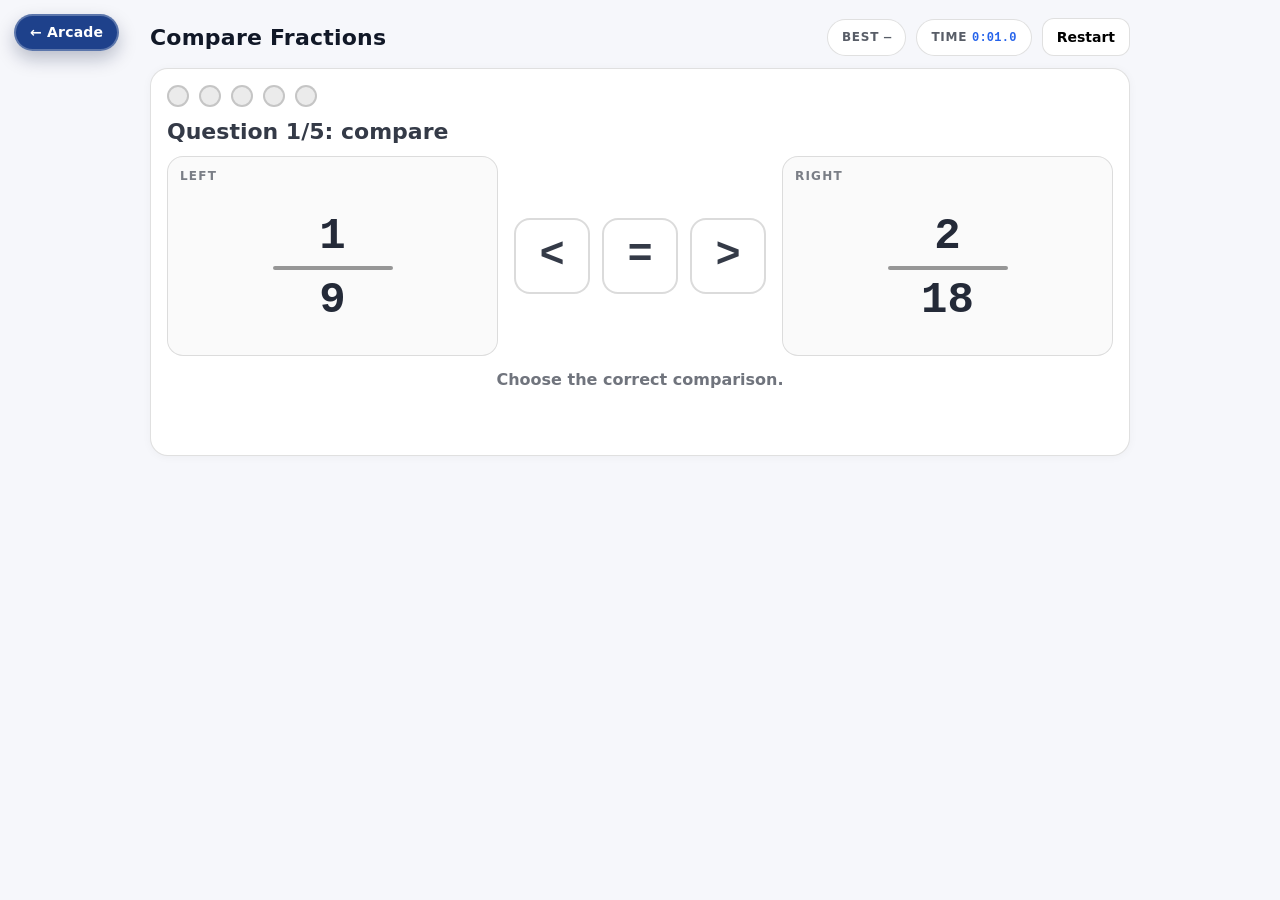
<file: fractions_compare.html>
<!DOCTYPE html>
<html lang="en">
<head>
<meta charset="utf-8" />
<meta name="viewport" content="width=device-width, initial-scale=1" />
<title>Compare Fractions</title>
<style>
  :root{
    --bg:#f6f7fb;
    --panel:#ffffff;
    --border:rgba(0,0,0,0.12);
    --text:#111827;
    --muted:rgba(17,24,39,0.60);
    --accent:#2563eb;
    --good:#16a34a;
    --bad:#dc2626;

    --mono: ui-monospace, SFMono-Regular, Menlo, Monaco, Consolas, "Liberation Mono","Courier New", monospace;
    --sans: ui-sans-serif, system-ui, -apple-system, Segoe UI, Roboto, Helvetica, Arial;
  }

  body{
    margin:0;
    background:var(--bg);
    color:var(--text);
    font-family:var(--sans);
    display:flex;
    justify-content:center;
    padding:18px;
    user-select:none;
  }

  #celebration-area{
    position:fixed; inset:0;
    pointer-events:none;
    z-index:10;
    overflow:hidden;
  }

  #app{ width:min(980px, 100%); }

  /* top */
  #top{
    display:flex;
    gap:12px;
    align-items:center;
    justify-content:space-between;
    flex-wrap:wrap;
    margin-bottom:12px;
  }
  #title{
    font-weight:900;
    font-size:22px;
    letter-spacing:0.01em;
  }
  #topRight{
    display:flex;
    gap:10px;
    align-items:center;
    flex-wrap:wrap;
    justify-content:flex-end;
  }
  .pill{
    padding:10px 14px;
    border-radius:999px;
    border:1px solid var(--border);
    background:var(--panel);
    font-weight:900;
    letter-spacing:0.06em;
    text-transform:uppercase;
    font-size:12px;
    color:rgba(17,24,39,0.70);
  }
  .pill .mono{ font-family:var(--mono); letter-spacing:0.02em; }
  .pill .blue{ color:var(--accent); }

  button{
    font-family:var(--sans);
    font-weight:900;
    font-size:14px;
    padding:10px 14px;
    border-radius:12px;
    border:1px solid var(--border);
    background:var(--panel);
    cursor:pointer;
  }
  button.primary{
    background:var(--accent);
    color:white;
    border-color:rgba(37,99,235,0.25);
  }
  button:disabled{ opacity:0.45; cursor:default; }

  /* main card */
  #panel{
    background:var(--panel);
    border:1px solid var(--border);
    border-radius:18px;
    padding:16px;
    box-shadow:0 1px 10px rgba(0,0,0,0.04);
  }

  /* lights */
  #lightsRow{
    display:flex;
    gap:10px;
    align-items:center;
    margin-bottom:12px;
  }
  .light{
    width:18px; height:18px;
    border-radius:50%;
    border:2px solid rgba(0,0,0,0.16);
    background:rgba(0,0,0,0.08);
  }
  .light.green{ background:rgba(22,163,74,0.75); border-color:rgba(22,163,74,0.55); }
  .light.red{ background:rgba(220,38,38,0.78); border-color:rgba(220,38,38,0.60); }

  #questionText{
    font-weight:900;
    font-size:22px;
    color:rgba(17,24,39,0.85);
    margin-bottom:12px;
  }

  /* sides */
  #sides{
    display:grid;
    grid-template-columns: 1fr auto 1fr;
    gap:14px;
    margin-bottom:14px;
    align-items:stretch;
  }
  @media (max-width: 760px){
    #sides{ grid-template-columns: 1fr; }
  }

  .side{
    border:1px solid var(--border);
    border-radius:16px;
    padding:12px;
    background:rgba(0,0,0,0.02);
  }
  .sideHeader{
    font-size:12px;
    font-weight:900;
    color:rgba(17,24,39,0.55);
    letter-spacing:0.10em;
    text-transform:uppercase;
    margin-bottom:10px;
  }

  .fracWrap{
    display:flex;
    justify-content:center;
    align-items:center;
    min-height:150px;
  }

  .bigFrac{
    display:flex;
    flex-direction:column;
    align-items:center;
    justify-content:center;
    font-family:var(--mono);
    font-weight:900;
    color:rgba(17,24,39,0.92);
    font-size:44px;
    line-height:1.0;
  }
  .bigFrac .bar{
    width:120px;
    height:4px;
    background:rgba(0,0,0,0.40);
    border-radius:4px;
    margin:8px 0;
  }

  /* middle sign choices */
  #mid{
    display:flex;
    align-items:center;
    justify-content:center;
  }
  #signRow{
    display:flex;
    gap:12px;
    align-items:center;
    justify-content:center;
    padding:6px 2px;
  }
  .signBtn{
    width:76px;
    height:76px;
    padding:0;
    border-radius:16px;
    border:2px solid rgba(0,0,0,0.14);
    background:var(--panel);
    font-family:var(--mono);
    font-weight:900;
    font-size:42px;
    line-height:1;
    color:rgba(17,24,39,0.85);
    cursor:pointer;
  }
  .signBtn:disabled{ opacity:0.55; cursor:default; }
  .signBtn.good{
    background:rgba(22,163,74,0.92);
    border-color:rgba(22,163,74,0.55);
    color:#fff;
  }
  .signBtn.bad{
    background:rgba(220,38,38,0.90);
    border-color:rgba(220,38,38,0.60);
    color:#fff;
  }
  .signBtn.good:disabled,
  .signBtn.bad:disabled{ opacity:1; }

  .note{
    text-align:center;
    font-weight:900;
    color:rgba(17,24,39,0.60);
    margin-top:6px;
  }

  /* answer buttons (kept for compatibility; unused) */
  #answerRow{
    display:flex;
    gap:12px;
    justify-content:center;
    flex-wrap:wrap;
    margin-top:12px;
  }
  .answerBtn{
    min-width:220px;
    font-size:16px;
    border-radius:14px;
    padding:12px 16px;
  }
  .answerBtn.primary{
    background:rgba(37,99,235,0.95);
    border-color:rgba(37,99,235,0.22);
    color:#fff;
  }
  .answerBtn.secondary{
    background:rgba(0,0,0,0.03);
  }

  /* explanation box */
  #hintBox{
    margin-top:14px;
    border:1px solid var(--border);
    border-radius:14px;
    padding:10px 12px;
    background:#fff;
    display:none;
  }
  #hintTitle{
    font-size:12px;
    font-weight:900;
    color:rgba(17,24,39,0.55);
    letter-spacing:0.08em;
    text-transform:uppercase;
    margin-bottom:6px;
  }
  #hintText{
    font-weight:900;
    color:rgba(17,24,39,0.85);
    line-height:1.25;
    white-space:pre-line;
  }

  #status{
    text-align:center;
    font-weight:900;
    min-height:24px;
    margin-top:12px;
    color:var(--muted);
  }
  #status.good{ color:var(--good); }
  #status.bad{ color:var(--bad); }

  #actions{
    display:flex;
    gap:10px;
    justify-content:center;
    flex-wrap:wrap;
    margin-top:14px;
  }

  /* end screen */
  #endScreen{
    display:none;
    text-align:center;
    margin-top:12px;
    padding-top:8px;
    border-top:1px solid rgba(0,0,0,0.08);
  }
  #endTitle{
    font-weight:900;
    font-size:22px;
    margin-bottom:6px;
  }
  #endSummary{
    font-weight:900;
    color:rgba(17,24,39,0.70);
    margin-bottom:14px;
  }

  /* balloons */
  .balloon{
    position:absolute;
    bottom:-100px;
    width:40px;
    height:50px;
    border-radius:50%;
    opacity:0.92;
    animation: floatUp 3.8s ease-in forwards;
    box-shadow: inset 0 0 10px rgba(0,0,0,0.18);
  }
  @keyframes floatUp{
    0% { transform: translateY(0) rotate(0deg); opacity: 1; }
    100% { transform: translateY(-120vh) rotate(18deg); opacity: 0; }
  }
</style>
</head>
<body>
<script src="assets/js/fractions_games.js"></script>
<script src="assets/js/fractions_app.js"></script>

<div id="celebration-area"></div>

<div id="app">
  <div id="top">
    <div id="title">Compare Fractions</div>
    <div id="topRight">
      <div class="pill">BEST <span class="mono" id="bestTxt">—</span></div>
      <div class="pill">TIME <span class="mono blue" id="timeTxt">0:00.0</span></div>
      <button id="restartBtn" type="button">Restart</button>
    </div>
  </div>

  <div id="panel">
    <div id="lightsRow"></div>

    <div id="questionText">—</div>

    <div id="sides">
      <div class="side">
        <div class="sideHeader">Left</div>
        <div class="fracWrap" id="leftFrac"></div>
      </div>

      <div id="mid" aria-label="Choose the comparison sign">
        <div id="signRow">
          <button class="signBtn" id="btnLess" type="button" aria-label="Left is less than right">&lt;</button>
          <button class="signBtn" id="btnEq" type="button" aria-label="Left equals right">=</button>
          <button class="signBtn" id="btnGreater" type="button" aria-label="Left is greater than right">&gt;</button>
        </div>
      </div>

      <div class="side">
        <div class="sideHeader">Right</div>
        <div class="fracWrap" id="rightFrac"></div>
      </div>
    </div>

    <div class="note">Choose the correct comparison.</div>

    <div id="hintBox">
      <div id="hintTitle">Explanation</div>
      <div id="hintText"></div>
    </div>

    <div id="status"></div>

    <div id="actions">
      <button id="nextBtn" type="button" style="display:none;">Next</button>
    </div>

    <div id="endScreen">
      <div id="endTitle">Done</div>
      <div id="endSummary">—</div>
      <button id="playAgainBtn" class="primary" type="button">Play again</button>
    </div>
  </div>
</div>

<script>
(() => {
  const NQ = 5;
  const BEST_KEY = "fractions_compare_best_v1";

  // UI
  const lightsRow = document.getElementById('lightsRow');
  const questionText = document.getElementById('questionText');

  const leftFrac = document.getElementById('leftFrac');
  const rightFrac = document.getElementById('rightFrac');

  const btnLess = document.getElementById('btnLess');
  const btnEq = document.getElementById('btnEq');
  const btnGreater = document.getElementById('btnGreater');

  const nextBtn = document.getElementById('nextBtn');

  const hintBox = document.getElementById('hintBox');
  const hintText = document.getElementById('hintText');

  const status = document.getElementById('status');

  const timeTxt = document.getElementById('timeTxt');
  const bestTxt = document.getElementById('bestTxt');

  const restartBtn = document.getElementById('restartBtn');

  const endScreen = document.getElementById('endScreen');
  const endSummary = document.getElementById('endSummary');
  const playAgainBtn = document.getElementById('playAgainBtn');

  const celebrationArea = document.getElementById('celebration-area');

  // helpers
  function randInt(lo, hi){ return lo + Math.floor(Math.random()*(hi-lo+1)); }
  function randChoice(arr){ return arr[Math.floor(Math.random()*arr.length)]; }

  function formatTime(ms){
    const t = ms/1000;
    const m = Math.floor(t/60);
    const s = Math.floor(t%60);
    const tenths = Math.floor((t - Math.floor(t))*10 + 1e-9);
    return `${m}:${String(s).padStart(2,'0')}.${tenths}`;
  }

  function setStatus(text, cls=""){
    status.textContent = text;
    status.classList.remove('good','bad');
    if (cls) status.classList.add(cls);
  }

  function hideHint(){
    hintBox.style.display = 'none';
    hintText.textContent = "";
  }
  function showExplanation(text){
    hintText.textContent = text;
    hintBox.style.display = 'block';
  }

  function triggerCelebration(){
    const colors = ['#ef4444', '#2563eb', '#16a34a', '#f59e0b', '#a855f7'];
    for (let i=0; i<15; i++){
      const b = document.createElement('div');
      b.className = 'balloon';
      b.style.left = (Math.random()*94) + '%';
      b.style.background = colors[Math.floor(Math.random()*colors.length)];
      b.style.animationDuration = (3 + Math.random()*1.6) + 's';
      celebrationArea.appendChild(b);
      setTimeout(() => { try { b.remove(); } catch(_){} }, 5200);
    }
  }

  // best
  function loadBest(){
    try{
      const raw = localStorage.getItem(BEST_KEY);
      if (!raw) return null;
      const obj = JSON.parse(raw);
      if (!obj) return null;
      if (!Number.isFinite(obj.g) || !Number.isFinite(obj.timeMs)) return null;
      return { g: obj.g, timeMs: obj.timeMs };
    } catch(_){
      return null;
    }
  }
  function bestToText(b){
    if (!b) return "—";
    const g = Math.max(0, Math.min(NQ, b.g));
    const r = NQ - g;
    return `${g}G ${r}R • ${formatTime(b.timeMs)}`;
  }
  function isBetter(candidate, best){
    if (!best) return true;
    if (candidate.g !== best.g) return candidate.g > best.g;
    return candidate.timeMs < best.timeMs;
  }
  function saveBestIfNeeded(g, timeMs){
    const cand = {g, timeMs};
    const best = loadBest();
    if (isBetter(cand, best)){
      localStorage.setItem(BEST_KEY, JSON.stringify(cand));
      return cand;
    }
    return best;
  }
  function updateBestPill(){
    bestTxt.textContent = bestToText(loadBest());
  }

  // lights
  function buildLights(){
    lightsRow.innerHTML = "";
    for (let i=0; i<NQ; i++){
      const d = document.createElement('div');
      d.className = "light";
      d.id = `light_${i}`;
      lightsRow.appendChild(d);
    }
  }
  function refreshLights(results){
    for (let i=0; i<NQ; i++){
      const el = document.getElementById(`light_${i}`);
      el.classList.remove('green','red');
      const v = results[i];
      if (v) el.classList.add(v);
    }
  }

  // fraction helpers
  function gcd(a,b){
    a = Math.abs(a); b = Math.abs(b);
    while (b !== 0){
      const t = a % b;
      a = b;
      b = t;
    }
    return a;
  }
  function lcm(a,b){
    return Math.abs(a*b) / gcd(a,b);
  }

  function fracHTML(num, den){
    return `
      <div class="bigFrac" aria-label="${num} over ${den}">
        <div>${num}</div>
        <div class="bar"></div>
        <div>${den}</div>
      </div>
    `;
  }

  function compare(n1,d1,n2,d2){
    const L = n1*d2;
    const R = n2*d1;
    if (L > R) return "left";
    if (L < R) return "right";
    return "equal";
  }

  function randomCoprimeFrac(maxDen=12){
    for (let k=0; k<500; k++){
      const den = randInt(2, maxDen);
      const num = randInt(1, den-1);
      if (gcd(num, den) === 1) return {num, den};
    }
    return {num:1, den:2};
  }

  function genEqualQuestion(){
    const base = randomCoprimeFrac(12);
    const maxDen = 24;

    const ks = [2,3,4].filter(k => base.den*k <= maxDen);
    const k = ks.length ? randChoice(ks) : 2;

    const scaled = {num: base.num*k, den: base.den*k};
    const swap = Math.random() < 0.5;

    const left = swap ? scaled : base;
    const right = swap ? base : scaled;

    return { left, right, correct: "equal", meta: { kind: "equal", k, base } };
  }

  function genNotEqualQuestion(){
    const kind = randChoice(["sameDen", "sameNum", "general"]);

    if (kind === "sameDen"){
      const den = randInt(2, 12);
      let a = randInt(1, den-1);
      let b = randInt(1, den-1);
      let guard = 0;
      while (a === b && guard < 50){
        b = randInt(1, den-1);
        guard++;
      }
      const left = {num:a, den};
      const right = {num:b, den};
      const corr = compare(left.num,left.den,right.num,right.den);
      if (corr !== "equal"){
        return {left, right, correct:corr, meta:{kind:"sameDen"}};
      }
    }

    if (kind === "sameNum"){
      const num = randInt(1, 9);
      let d1 = randInt(num+1, 12);
      let d2 = randInt(num+1, 12);
      let guard = 0;
      while (d1 === d2 && guard < 50){
        d2 = randInt(num+1, 12);
        guard++;
      }
      const left = {num, den:d1};
      const right = {num, den:d2};
      const corr = compare(left.num,left.den,right.num,right.den);
      if (corr !== "equal"){
        return {left, right, correct:corr, meta:{kind:"sameNum"}};
      }
    }

    for (let t=0; t<800; t++){
      const f1 = {den: randInt(2, 12)};
      f1.num = randInt(1, f1.den-1);

      const f2 = {den: randInt(2, 12)};
      f2.num = randInt(1, f2.den-1);

      const corr = compare(f1.num,f1.den,f2.num,f2.den);
      if (corr === "equal") continue;

      return {left:f1, right:f2, correct:corr, meta:{kind:"general"}};
    }

    const left = {num:1, den:2};
    const right = {num:1, den:3};
    return {left, right, correct:"left", meta:{kind:"general"}};
  }

  function genQuestions(){
    const qs = [];
    for (let i=0; i<NQ; i++){
      const makeEqual = Math.random() < 0.25;
      qs.push(makeEqual ? genEqualQuestion() : genNotEqualQuestion());
    }
    return qs;
  }

  function explanationFor(q){
    const a = q.left.num, b = q.left.den;
    const c = q.right.num, d = q.right.den;

    if (b === d){
      const s = (a === c) ? "They are equal." : (a > c ? "Left is greater." : "Right is greater.");
      return (
        `Same denominator: ${b}.\n` +
        `Compare numerators: ${a} and ${c}.\n` +
        `${s}`
      );
    }

    if (a === c){
      const s = (b === d) ? "They are equal." : (b < d ? "Left is greater." : "Right is greater.");
      return (
        `Same numerator: ${a}.\n` +
        `Compare denominators: ${b} and ${d}.\n` +
        `Smaller denominator means a larger fraction.\n` +
        `${s}`
      );
    }

    const lcd = lcm(b, d);
    const leftNum = a * (lcd / b);
    const rightNum = c * (lcd / d);

    let s = "They are equal.";
    if (leftNum > rightNum) s = "Left is greater.";
    if (leftNum < rightNum) s = "Right is greater.";

    return (
      `Use a common denominator.\n` +
      `LCD(${b}, ${d}) = ${lcd}.\n` +
      `Left:  ${a}/${b} = ${leftNum}/${lcd}\n` +
      `Right: ${c}/${d} = ${rightNum}/${lcd}\n` +
      `Compare numerators: ${leftNum} and ${rightNum}.\n` +
      `${s}`
    );
  }

  function clearChoiceColors(){
    btnLess.classList.remove('good','bad');
    btnEq.classList.remove('good','bad');
    btnGreater.classList.remove('good','bad');
  }

  // session state
  const session = {
    questions: [],
    idx: 0,
    results: Array(NQ).fill(null),  // 'green'|'red'
    locked: false,
    startT: 0,
    running: false,
    raf: null
  };

  function updateTimer(){
    if (!session.running) return;
    const now = performance.now();
    timeTxt.textContent = formatTime(now - session.startT);
    session.raf = requestAnimationFrame(updateTimer);
  }

  function lockAnswers(lock){
    session.locked = lock;
    btnLess.disabled = lock;
    btnEq.disabled = lock;
    btnGreater.disabled = lock;
  }

  function showQuestion(){
    endScreen.style.display = "none";
    nextBtn.style.display = "none";
    lockAnswers(false);
    clearChoiceColors();
    hideHint();
    setStatus("");

    const q = session.questions[session.idx];
    questionText.textContent = `Question ${session.idx+1}/${NQ}: compare`;

    leftFrac.innerHTML = fracHTML(q.left.num, q.left.den);
    rightFrac.innerHTML = fracHTML(q.right.num, q.right.den);

    refreshLights(session.results);
  }

  function finishSession(){
    session.running = false;
    if (session.raf) cancelAnimationFrame(session.raf);

    const timeMs = performance.now() - session.startT;
    const g = session.results.filter(x => x === 'green').length;
    const r = session.results.filter(x => x === 'red').length;

    saveBestIfNeeded(g, timeMs);
    updateBestPill();

    timeTxt.textContent = formatTime(timeMs);

    questionText.textContent = "Finished.";
    lockAnswers(true);
    nextBtn.style.display = "none";

    endScreen.style.display = "block";
    endSummary.textContent = `${g} green, ${r} red • time ${formatTime(timeMs)}.`;
    playAgainBtn.focus();
  }

  function answer(choice, pressedBtn){
    if (session.locked) return;

    const q = session.questions[session.idx];
    const correct = (choice === q.correct);

    session.results[session.idx] = correct ? 'green' : 'red';
    refreshLights(session.results);

    showExplanation(explanationFor(q));

    clearChoiceColors();
    if (pressedBtn){
      pressedBtn.classList.add(correct ? 'good' : 'bad');
    }

    if (correct){
      setStatus("Correct.", "good");
      triggerCelebration();
    } else {
      setStatus("Not correct.", "bad");
    }

    lockAnswers(true);
    nextBtn.style.display = "inline-block";
    nextBtn.focus();
  }

  function goNext(){
    if (!session.running) return;

    if (session.idx >= NQ - 1){
      finishSession();
      return;
    }

    session.idx += 1;
    showQuestion();
  }

  function start(){
    updateBestPill();
    buildLights();

    session.questions = genQuestions();
    session.idx = 0;
    session.results = Array(NQ).fill(null);
    session.locked = false;

    session.running = true;
    session.startT = performance.now();
    timeTxt.textContent = "0:00.0";
    if (session.raf) cancelAnimationFrame(session.raf);
    session.raf = requestAnimationFrame(updateTimer);

    refreshLights(session.results);
    showQuestion();
  }

  // events
  // '<' means left < right -> internally 'right' is bigger
  btnLess.addEventListener('click', () => answer("right", btnLess));
  btnEq.addEventListener('click', () => answer("equal", btnEq));
  // '>' means left > right -> internally 'left' is bigger
  btnGreater.addEventListener('click', () => answer("left", btnGreater));

  nextBtn.addEventListener('click', goNext);

  restartBtn.addEventListener('click', start);
  playAgainBtn.addEventListener('click', start);

  document.addEventListener('keydown', (e) => {
    if (!session.running) return;

    if (e.key === "Enter"){
      if (nextBtn.style.display !== "none") goNext();
      return;
    }
    if (e.key === "ArrowLeft"){ answer("left", btnGreater); return; }
    if (e.key === "ArrowRight"){ answer("right", btnLess); return; }
    if (e.key === "=" || e.key === "e" || e.key === "E"){ answer("equal", btnEq); return; }
    if (e.key === "l" || e.key === "L"){ answer("left", btnGreater); return; }
    if (e.key === "r" || e.key === "R"){ answer("right", btnLess); return; }
  });

  // init
  start();
})();
</script>
</body>
</html>
</file>
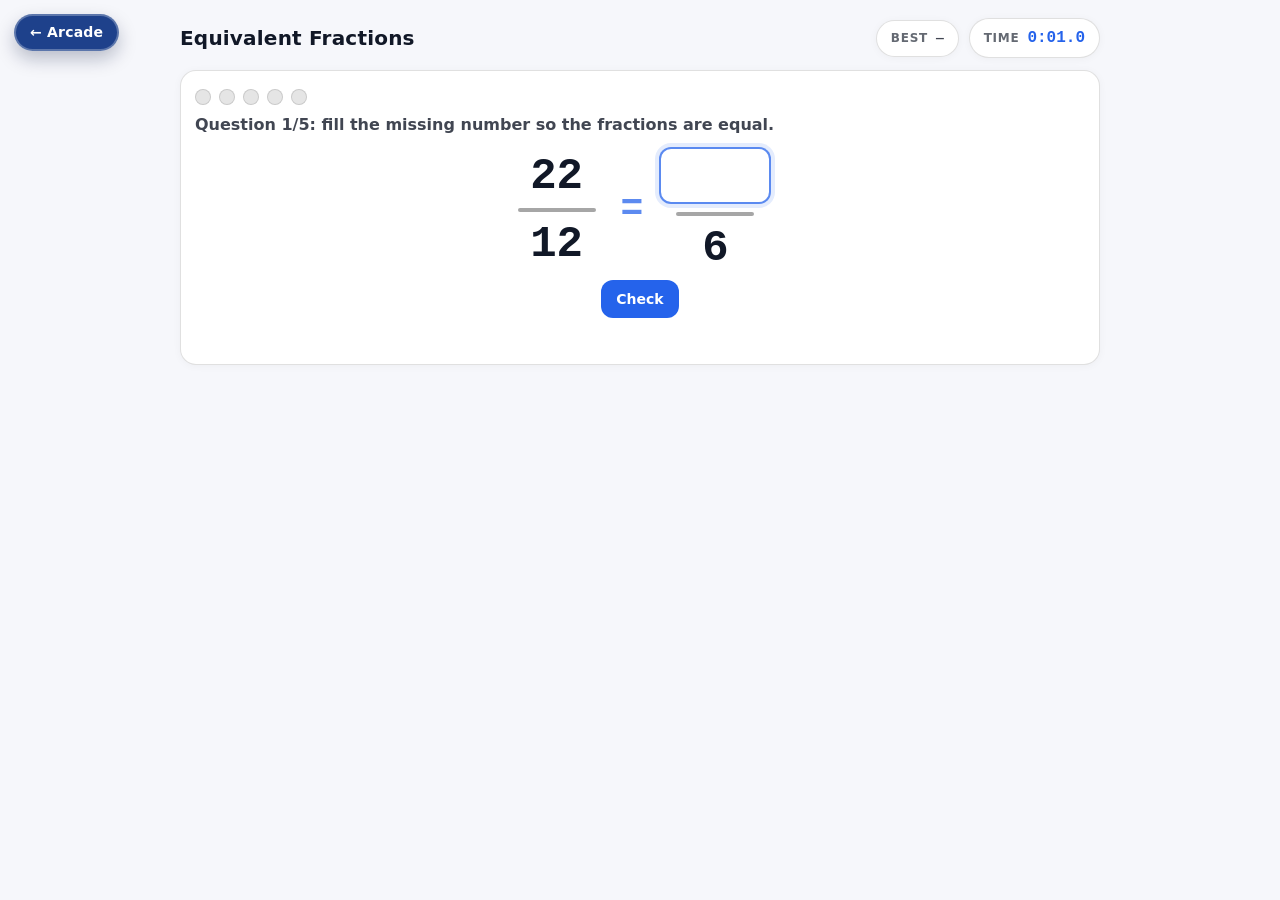
<file: fractions_equivalents.html>
<!DOCTYPE html>
<html lang="en">
<head>
<meta charset="utf-8">
<meta name="viewport" content="width=device-width, initial-scale=1">
<title>Equivalent Fractions</title>
<style>
  :root{
    --bg:#f6f7fb;
    --panel:#ffffff;
    --border:rgba(0,0,0,0.12);
    --text:#111827;
    --muted:rgba(17,24,39,0.65);
    --accent:#2563eb;
    --good:#16a34a;
    --bad:#dc2626;
    --warn:#f59e0b;
    --mono: ui-monospace, SFMono-Regular, Menlo, Monaco, Consolas, "Liberation Mono","Courier New", monospace;
    --sans: ui-sans-serif, system-ui, -apple-system, Segoe UI, Roboto, Helvetica, Arial;
  }

  body{
    margin:0;
    background:var(--bg);
    color:var(--text);
    font-family:var(--sans);
    display:flex;
    justify-content:center;
    padding:18px;
  }
  #app{ width:min(920px, 100%); }

  #top{
    display:flex;
    gap:12px;
    align-items:center;
    justify-content:space-between;
    flex-wrap:wrap;
    margin-bottom:12px;
  }
  #title{
    font-weight:900;
    font-size:20px;
    letter-spacing:0.01em;
  }
  #meta{
    display:flex;
    gap:10px;
    flex-wrap:wrap;
    align-items:center;
    justify-content:flex-end;
  }
  .pill{
    background:var(--panel);
    border:1px solid var(--border);
    border-radius:999px;
    padding:10px 14px;
    display:flex;
    align-items:center;
    gap:8px;
    box-shadow:0 1px 8px rgba(0,0,0,0.04);
    font-weight:900;
    color:rgba(17,24,39,0.85);
  }
  .pill .lbl{
    font-size:12px;
    font-weight:900;
    color:var(--muted);
    letter-spacing:0.06em;
    text-transform:uppercase;
  }
  #timeOut{
    font-family:var(--mono);
    font-size:16px;
    color:var(--accent);
  }
  #bestOut{
    font-family:var(--mono);
    font-size:13px;
    color:rgba(17,24,39,0.80);
    white-space:nowrap;
  }

  #panel{
    background:var(--panel);
    border:1px solid var(--border);
    border-radius:16px;
    padding:14px;
    box-shadow:0 1px 8px rgba(0,0,0,0.04);
  }

  #lights{
    display:flex;
    gap:8px;
    align-items:center;
    margin: 4px 0 10px 0;
  }
  .light{
    width:14px;
    height:14px;
    border-radius:50%;
    background:rgba(0,0,0,0.10);
    border:1px solid rgba(0,0,0,0.12);
  }
  .light.green{ background:rgba(22,163,74,0.85); border-color:rgba(22,163,74,0.35); }
  .light.yellow{ background:rgba(245,158,11,0.85); border-color:rgba(245,158,11,0.35); }
  .light.red{ background:rgba(220,38,38,0.85); border-color:rgba(220,38,38,0.35); }

  #prompt{
    font-weight:900;
    color:rgba(17,24,39,0.80);
    min-height:22px;
    margin: 6px 0 6px 0;
  }

  #eqWrap{
    display:flex;
    justify-content:center;
    margin: 10px 0 8px 0;
  }
  .eq{
    display:flex;
    align-items:center;
    gap:16px;
  }
  .frac{
    display:flex;
    flex-direction:column;
    align-items:center;
    min-width:96px;
  }
  .frac .num, .frac .den{
    font-family:var(--mono);
    font-weight:900;
    font-size:44px;
    line-height:1.0;
    min-height:48px;
    display:flex;
    align-items:center;
    justify-content:center;
  }
  .frac .bar{
    width:78px;
    height:4px;
    background:rgba(0,0,0,0.35);
    border-radius:3px;
    margin:8px 0;
  }
  .eqSign{
    font-family:var(--mono);
    font-weight:900;
    font-size:38px;
    color:rgba(37,99,235,0.75);
  }

  .ans{
    width:96px;
    font-family:var(--mono);
    font-weight:900;
    font-size:40px;
    text-align:center;
    border:2px solid rgba(37,99,235,0.35);
    border-radius:12px;
    padding:4px 6px;
    outline:none;
    background:#fff;
  }
  .ans:focus{
    border-color: rgba(37,99,235,0.75);
    box-shadow: 0 0 0 4px rgba(37,99,235,0.12);
  }
  .ans.disabled{
    opacity:0.65;
    pointer-events:none;
  }

  /* hide number spinners (even though we use text, keep it safe) */
  input::-webkit-outer-spin-button, input::-webkit-inner-spin-button { -webkit-appearance:none; margin:0; }
  input[type=number]{ -moz-appearance:textfield; }

  #actions{
    display:flex;
    gap:10px;
    flex-wrap:wrap;
    align-items:center;
    justify-content:center;
    margin-top:8px;
  }
  button{
    font-family:var(--sans);
    font-weight:900;
    font-size:14px;
    padding:10px 14px;
    border-radius:12px;
    border:1px solid var(--border);
    background:var(--panel);
    cursor:pointer;
    user-select:none;
  }
  button.primary{
    background:var(--accent);
    color:white;
    border-color:rgba(37,99,235,0.25);
  }
  button.good{
    background:var(--good);
    color:white;
    border-color:rgba(22,163,74,0.25);
  }
  button:disabled{ opacity:0.45; cursor:default; }

  #feedback{
    text-align:center;
    font-weight:900;
    min-height:22px;
    margin-top:10px;
    color:var(--muted);
  }
  #feedback.good{ color:var(--good); }
  #feedback.bad{ color:var(--bad); }
  #feedback.warn{ color:rgba(161,98,7,0.95); }

  /* one box only (hint OR explanation), and it disappears on Next */
  #infoBox{
    margin-top:12px;
    border:1px solid var(--border);
    border-radius:14px;
    padding:10px 12px;
    background:rgba(0,0,0,0.02);
    display:none;
  }
  #infoTitle{
    font-size:12px;
    font-weight:900;
    color:var(--muted);
    letter-spacing:0.06em;
    text-transform:uppercase;
    margin-bottom:6px;
  }
  #infoText{
    font-weight:900;
    color:rgba(17,24,39,0.82);
    line-height:1.25;
    margin-bottom:8px;
  }
  svg{
    width:100%;
    height:auto;
    border-radius:12px;
    border:1px solid rgba(0,0,0,0.10);
    background:#fff;
  }

  .cutline{ stroke:rgba(0,0,0,0.22); stroke-width:2; stroke-linecap:round; }
  .outline{ stroke:rgba(0,0,0,0.30); stroke-width:3; fill:none; }

  /* Balloons celebration (same idea as sum_mission) */
  .balloon{
    position:absolute;
    bottom:-100px;
    width:40px;
    height:50px;
    border-radius:50%;
    opacity:0.9;
    animation: floatUp 4s ease-in infinite;
    z-index:5;
  }
  @keyframes floatUp{
    0%{ transform: translateY(0) rotate(0deg); opacity:1; }
    100%{ transform: translateY(-120vh) rotate(20deg); opacity:0; }
  }
</style>
</head>
<body>
<script src="assets/js/fractions_games.js"></script>
<script src="assets/js/fractions_app.js"></script>
<div id="app">
  <div id="top">
    <div id="title">Equivalent Fractions</div>
    <div id="meta">
      <div class="pill" title="Best run (correctness first, then time)">
        <div class="lbl">Best</div>
        <div id="bestOut">—</div>
      </div>
      <div class="pill" title="Time (tie-break only)">
        <div class="lbl">Time</div>
        <div id="timeOut">0:00.0</div>
      </div>
    </div>
  </div>

  <div id="panel">
    <div id="lights"></div>
    <div id="prompt"></div>

    <div id="eqWrap">
      <div class="eq" aria-label="equation">
        <div class="frac" aria-label="left fraction">
          <div class="num" id="lNum">—</div>
          <div class="bar"></div>
          <div class="den" id="lDen">—</div>
        </div>

        <div class="eqSign">=</div>

        <div class="frac" aria-label="right fraction">
          <div class="num">
            <span id="rNumText"></span>
            <input id="rNumIn" class="ans" type="text" inputmode="numeric" pattern="[0-9]*" style="display:none;">
          </div>
          <div class="bar"></div>
          <div class="den">
            <span id="rDenText"></span>
            <input id="rDenIn" class="ans" type="text" inputmode="numeric" pattern="[0-9]*" style="display:none;">
          </div>
        </div>
      </div>
    </div>

    <div id="actions">
      <button id="checkBtn" class="primary" type="button">Check</button>
      <button id="nextBtn" class="good" type="button" style="display:none;">Next</button>
      <button id="againBtn" type="button" style="display:none;">Play again</button>
    </div>

    <div id="feedback"></div>

    <div id="infoBox">
      <div id="infoTitle">Hint</div>
      <div id="infoText"></div>
      <svg id="infoSvg" viewBox="0 0 520 170" aria-label="visual"></svg>
    </div>
  </div>
</div>

<script>
(() => {
  const Q_COUNT = 5;
  const BASE_DENOMS = [2, 3, 4, 6];
  const K_CHOICES = [2, 3, 4];
  const MAX_DEN = 12;
  const MAX_PIZZAS_VIS = 3;

  // stable key (do not rename)
  const bestKey = "fractions_equivalents_best_v1";

  const lightsRow = document.getElementById('lights');
  const promptEl  = document.getElementById('prompt');

  const lNum = document.getElementById('lNum');
  const lDen = document.getElementById('lDen');

  const rNumText = document.getElementById('rNumText');
  const rDenText = document.getElementById('rDenText');

  const rNumIn = document.getElementById('rNumIn');
  const rDenIn = document.getElementById('rDenIn');

  const checkBtn = document.getElementById('checkBtn');
  const nextBtn  = document.getElementById('nextBtn');
  const againBtn = document.getElementById('againBtn');

  const feedbackEl = document.getElementById('feedback');

  const infoBox = document.getElementById('infoBox');
  const infoTitle = document.getElementById('infoTitle');
  const infoText = document.getElementById('infoText');
  const infoSvg = document.getElementById('infoSvg');

  const timeOut = document.getElementById('timeOut');
  const bestOut = document.getElementById('bestOut');

  function gcd(a,b){
    a = Math.abs(a); b = Math.abs(b);
    while (b){ const t = a % b; a = b; b = t; }
    return a || 1;
  }
  function randChoice(arr){ return arr[Math.floor(Math.random()*arr.length)]; }

  function fmtTime(ms){
    const s = ms/1000;
    const m = Math.floor(s/60);
    const sec = s - 60*m;
    const secInt = Math.floor(sec);
    const tenth = Math.floor((sec-secInt)*10);
    return `${m}:${String(secInt).padStart(2,'0')}.${tenth}`;
  }

  function setFeedback(text, cls=""){
    feedbackEl.textContent = text;
    feedbackEl.classList.remove('good','bad','warn');
    if (cls) feedbackEl.classList.add(cls);
  }

  function showInfo(title, text, q){
    infoTitle.textContent = title;
    infoText.textContent = text;
    infoBox.style.display = 'block';

    // For "Hint", show ONLY the sentence (no visual)
    if (title === "Hint"){
      infoSvg.style.display = 'none';
      while (infoSvg.firstChild) infoSvg.removeChild(infoSvg.firstChild);
      return;
    }

    infoSvg.style.display = 'block';
    drawInfoVisual(q);
  }

  function hideInfo(){
    infoBox.style.display = 'none';
    while (infoSvg.firstChild) infoSvg.removeChild(infoSvg.firstChild);
  }

  // Celebration (balloons), like sum_mission
  function ensureCelebrationArea(){
    let area = document.getElementById("celebration-area");
    if (area) return area;
    area = document.createElement("div");
    area.id = "celebration-area";
    area.style.position = "fixed";
    area.style.top = "0";
    area.style.left = "0";
    area.style.width = "100%";
    area.style.height = "100%";
    area.style.pointerEvents = "none";
    area.style.zIndex = "1";
    document.body.insertBefore(area, document.body.firstChild);
    return area;
  }

  function triggerCelebration(){
    const area = ensureCelebrationArea();
    const colors = [
      "rgba(231,76,60,0.95)",
      "rgba(52,152,219,0.95)",
      "rgba(46,204,113,0.95)",
      "rgba(241,196,15,0.95)",
      "rgba(155,89,182,0.95)"
    ];
    const count = 15;
    for (let i=0; i<count; i++){
      const b = document.createElement("div");
      b.className = "balloon";
      b.style.left = (Math.random()*90) + "%";
      b.style.background = colors[Math.floor(Math.random()*colors.length)];
      const dur = 3 + Math.random()*2;
      b.style.animationDuration = dur + "s";
      area.appendChild(b);
      window.setTimeout(() => { b.remove(); }, Math.ceil(dur*1000) + 250);
    }
  }

  function makeLight(color){
    const d = document.createElement('div');
    d.className = 'light';
    if (color) d.classList.add(color);
    return d;
  }
  function refreshLights(){
    lightsRow.innerHTML = '';
    for (let i=0; i<Q_COUNT; i++){
      const c = state.lights[i];
      lightsRow.appendChild(makeLight(c === 'blank' ? '' : c));
    }
  }

  function loadBest(){
    try{
      const raw = localStorage.getItem(bestKey);
      if (!raw) return null;
      const obj = JSON.parse(raw);
      if (!Number.isFinite(obj.greens) || !Number.isFinite(obj.yellows) || !Number.isFinite(obj.timeMs)) return null;
      return obj;
    } catch(_){ return null; }
  }
  function saveBest(rec){
    try{ localStorage.setItem(bestKey, JSON.stringify(rec)); } catch(_){}
  }
  function bestLine(rec){
    if (!rec) return "—";
    const reds = Q_COUNT - rec.greens - rec.yellows;
    return `${rec.greens}G ${rec.yellows}Y ${reds}R • ${fmtTime(rec.timeMs)}`;
  }
  function isBetter(a,b){
    if (!b) return true;
    if (a.greens !== b.greens) return a.greens > b.greens;
    if (a.yellows !== b.yellows) return a.yellows > b.yellows;
    return a.timeMs < b.timeMs;
  }

  function mark(color){
    state.lights[state.qIndex] = color;
    refreshLights();
  }

  // ----------------------------
  // Robust question generation
  // ----------------------------
  function genQuestion(){
    const DIV_PROB = 0.35;

    for (let tries=0; tries<400; tries++){
      const b0 = randChoice(BASE_DENOMS);

      const ks = K_CHOICES.filter(k => (k > 1) && (b0 * k <= MAX_DEN));
      if (ks.length === 0) continue;

      const a0 = 1 + Math.floor(Math.random() * (2*b0));
      if (gcd(a0,b0) !== 1) continue;

      const k = randChoice(ks);
      const op = (Math.random() < DIV_PROB) ? 'div' : 'mul';

      let aL,bL,aR,bR;
      if (op === 'mul'){
        aL = a0;     bL = b0;
        aR = a0*k;   bR = b0*k;
      } else {
        aL = a0*k;   bL = b0*k;
        aR = a0;     bR = b0;
      }

      const missing = (Math.random() < 0.5) ? 'num' : 'den';
      const answer = (missing === 'num') ? aR : bR;

      const all = [aL,bL,aR,bR,k,answer];
      if (!all.every(Number.isFinite)) continue;
      if (!all.every(Number.isInteger)) continue;
      if (aL<=0 || bL<=0 || aR<=0 || bR<=0) continue;

      return {aL,bL,aR,bR,op,k,missing,answer};
    }

    return {aL:3,bL:2,aR:6,bR:4,op:'mul',k:2,missing:'num',answer:6};
  }

  function explainText(q){
    if (q.op === 'mul'){
      if (q.missing === 'num'){
        return `We cut each slice into ${q.k} smaller equal slices. The bottom becomes ${q.k} times bigger, so the top must also be ${q.k} times bigger.`;
      } else {
        return `We made the top ${q.k} times bigger. To keep the same amount, the bottom must also be ${q.k} times bigger.`;
      }
    } else {
      if (q.missing === 'num'){
        return `We group the slices in groups of ${q.k}. The bottom becomes ${q.k} times smaller, so the top must also be ${q.k} times smaller.`;
      } else {
        return `We made the top ${q.k} times smaller. To keep the same amount, the bottom must also be ${q.k} times smaller.`;
      }
    }
  }

  // ----------------------------
  // Equation rendering
  // ----------------------------
  function cleanDigits(el){
    el.value = el.value.replace(/[^\d]/g,'');
  }
  rNumIn.addEventListener('input', () => cleanDigits(rNumIn));
  rDenIn.addEventListener('input', () => cleanDigits(rDenIn));

  function renderEquation(q){
    lNum.textContent = String(q.aL);
    lDen.textContent = String(q.bL);

    rNumIn.value = "";
    rDenIn.value = "";
    rNumIn.classList.remove('disabled');
    rDenIn.classList.remove('disabled');

    rNumText.style.display = 'inline';
    rDenText.style.display = 'inline';
    rNumIn.style.display = 'none';
    rDenIn.style.display = 'none';

    if (q.missing === 'num'){
      rDenText.textContent = String(q.bR);
      rNumText.textContent = "";
      rNumText.style.display = 'none';
      rNumIn.style.display = 'inline-block';
      rNumIn.focus();
    } else {
      rNumText.textContent = String(q.aR);
      rDenText.textContent = "";
      rDenText.style.display = 'none';
      rDenIn.style.display = 'inline-block';
      rDenIn.focus();
    }
  }

  function lockInputs(){
    rNumIn.classList.add('disabled');
    rDenIn.classList.add('disabled');
  }

  function readAnswer(q){
    const raw = (q.missing === 'num') ? rNumIn.value : rDenIn.value;
    if (!raw || raw.trim() === "") return null;
    const v = parseInt(raw,10);
    if (!Number.isFinite(v)) return null;
    return v;
  }

  // ----------------------------
  // Visual (only for explanation)
  // ----------------------------
  function svgEl(tag, attrs={}){
    const el = document.createElementNS('http://www.w3.org/2000/svg', tag);
    for (const [k,v] of Object.entries(attrs)) el.setAttribute(k, v);
    return el;
  }
  function slicePath(cx, cy, r, a0, a1){
    const x0 = cx + r*Math.cos(a0);
    const y0 = cy + r*Math.sin(a0);
    const x1 = cx + r*Math.cos(a1);
    const y1 = cy + r*Math.sin(a1);
    const large = (a1 - a0) > Math.PI ? 1 : 0;
    return `M ${cx} ${cy} L ${x0} ${y0} A ${r} ${r} 0 ${large} 1 ${x1} ${y1} Z`;
  }
  function drawPizza(svg, cx, cy, r, den, filledCount){
    svg.appendChild(svgEl('circle', {
      cx, cy, r,
      fill: 'rgba(0,0,0,0.02)',
      stroke: 'rgba(0,0,0,0.18)',
      'stroke-width': 2
    }));

    if (den <= 1){
      svg.appendChild(svgEl('circle', {
        cx, cy, r: r-1,
        fill: filledCount>=1 ? 'rgba(37,99,235,0.20)' : 'rgba(0,0,0,0.00)',
        stroke: 'none'
      }));
      svg.appendChild(svgEl('circle', { cx, cy, r: r-1, class:'outline' }));
      return;
    }

    const aStart = -Math.PI/2;
    for (let i=0; i<den; i++){
      const a0 = aStart + i*(2*Math.PI/den);
      const a1 = aStart + (i+1)*(2*Math.PI/den);
      const d = slicePath(cx, cy, r-1, a0, a1);
      const isFilled = (i < filledCount);
      svg.appendChild(svgEl('path', { d, fill: isFilled ? 'rgba(37,99,235,0.22)' : 'rgba(0,0,0,0.02)', stroke:'none' }));
    }
    for (let i=0; i<den; i++){
      const a = aStart + i*(2*Math.PI/den);
      const x = cx + (r-2)*Math.cos(a);
      const y = cy + (r-2)*Math.sin(a);
      svg.appendChild(svgEl('line', { x1:cx, y1:cy, x2:x, y2:y, class:'cutline' }));
    }
    svg.appendChild(svgEl('circle', { cx, cy, r: r-1, class:'outline' }));
  }

  function drawFraction(svg, num, den, xCenter){
    const pizzas = Math.max(1, Math.ceil(num/den));
    const count = Math.min(MAX_PIZZAS_VIS, pizzas);

    const r = 26, gap = 12;
    const totalW = count*(2*r) + (count-1)*gap;
    const x0 = xCenter - totalW/2 + r;
    const y = 92;

    for (let p=0; p<count; p++){
      const cx = x0 + p*(2*r + gap);
      const fill = Math.max(0, Math.min(den, num - p*den));
      drawPizza(svg, cx, y, r, den, fill);
    }
  }

  function drawInfoVisual(q){
    while (infoSvg.firstChild) infoSvg.removeChild(infoSvg.firstChild);

    infoSvg.appendChild(svgEl('rect', {
      x: 8, y: 8, width: 504, height: 154,
      rx: 14, ry: 14,
      fill: 'rgba(0,0,0,0.00)',
      stroke: 'rgba(0,0,0,0.10)', 'stroke-width': 2
    }));

    const eq = svgEl('text', {
      x: 260, y: 98, 'text-anchor':'middle',
      'font-family': 'ui-monospace, Menlo, monospace',
      'font-weight': 900, 'font-size': 28,
      fill: 'rgba(37,99,235,0.75)'
    });
    eq.textContent = "=";
    infoSvg.appendChild(eq);

    const lt = svgEl('text', {
      x: 130, y: 32, 'text-anchor':'middle',
      'font-family': 'ui-monospace, Menlo, monospace',
      'font-weight': 900, 'font-size': 14,
      fill: 'rgba(17,24,39,0.70)'
    });
    lt.textContent = `${q.aL}/${q.bL}`;
    infoSvg.appendChild(lt);

    const rt = svgEl('text', {
      x: 390, y: 32, 'text-anchor':'middle',
      'font-family': 'ui-monospace, Menlo, monospace',
      'font-weight': 900, 'font-size': 14,
      fill: 'rgba(17,24,39,0.70)'
    });
    rt.textContent = `${q.aR}/${q.bR}`;
    infoSvg.appendChild(rt);

    drawFraction(infoSvg, q.aL, q.bL, 130);
    drawFraction(infoSvg, q.aR, q.bR, 390);
  }

  // ----------------------------
  // Timer + set logic
  // ----------------------------
  function counts(){
    let g=0,y=0,r=0;
    for (const c of state.lights){
      if (c==='green') g++;
      else if (c==='yellow') y++;
      else if (c==='red') r++;
    }
    return {g,y,r};
  }

  function startTimer(){
    if (state.timerId) return;
    state.t0 = performance.now() - state.elapsedMs;
    state.timerId = setInterval(() => {
      if (!state.running) return;
      state.elapsedMs = performance.now() - state.t0;
      timeOut.textContent = fmtTime(state.elapsedMs);
    }, 50);
  }
  function stopTimer(){
    state.running = false;
    if (state.timerId){
      clearInterval(state.timerId);
      state.timerId = null;
    }
  }

  function startSet(){
    stopTimer();
    state.elapsedMs = 0;
    timeOut.textContent = fmtTime(0);

    state.questions = Array.from({length:Q_COUNT}, () => genQuestion());
    state.qIndex = 0;
    state.attempts = 0;
    state.finished = false;

    state.lights = Array(Q_COUNT).fill('blank');
    refreshLights();

    hideInfo();
    setFeedback("");

    checkBtn.style.display = 'inline-block';
    checkBtn.disabled = false;
    nextBtn.style.display = 'none';
    againBtn.style.display = 'none';

    state.running = true;
    startTimer();

    renderCurrent();
  }

  function renderCurrent(){
    const q = state.questions[state.qIndex];
    state.current = q;
    state.attempts = 0;

    promptEl.textContent = `Question ${state.qIndex+1}/${Q_COUNT}: fill the missing number so the fractions are equal.`;

    hideInfo();
    setFeedback("");

    checkBtn.disabled = false;
    nextBtn.style.display = 'none';

    renderEquation(q);
  }

  function finishSet(){
    state.finished = true;
    state.running = false;

    const {g,y,r} = counts();
    const rec = {greens:g, yellows:y, timeMs: Math.round(state.elapsedMs)};
    const best = loadBest();

    if (isBetter(rec, best)){
      saveBest(rec);
      bestOut.textContent = bestLine(rec);
      setFeedback(`Set complete: ${g} green, ${y} yellow, ${r} red. New best!`, "good");
    } else {
      bestOut.textContent = bestLine(best);
      setFeedback(`Set complete: ${g} green, ${y} yellow, ${r} red.`, "");
    }

    checkBtn.style.display = 'none';
    nextBtn.style.display = 'none';
    againBtn.style.display = 'inline-block';

    stopTimer();
  }

  function nextQ(){
    if (state.qIndex >= Q_COUNT-1){
      finishSet();
      return;
    }
    state.qIndex += 1;
    renderCurrent();
  }

  function onCheck(){
    const q = state.current;
    const val = readAnswer(q);

    if (val === null){
      setFeedback("Type a number first.", "warn");
      return;
    }

    if (val === q.answer){
      if (state.attempts === 0){
        mark('green');
        setFeedback("Correct!", "good");
      } else {
        setFeedback("Correct (second try).", "good");
      }

      triggerCelebration();

      lockInputs();
      checkBtn.disabled = true;

      showInfo("Explanation", explainText(q), q);

      nextBtn.style.display = 'inline-block';
      nextBtn.textContent = (state.qIndex === Q_COUNT-1) ? "Finish" : "Next";
      return;
    }

    state.attempts += 1;

    if (state.attempts === 1){
      mark('yellow');
      setFeedback("Not yet. Try again.", "warn");
      showInfo("Hint", explainText(q), q);
      return;
    }

    mark('red');
    setFeedback(`Not quite. The answer is ${q.answer}.`, "bad");

    lockInputs();
    checkBtn.disabled = true;

    showInfo("Explanation", explainText(q), q);

    nextBtn.style.display = 'inline-block';
    nextBtn.textContent = (state.qIndex === Q_COUNT-1) ? "Finish" : "Next";
  }

  const state = {
    questions: [],
    qIndex: 0,
    attempts: 0,
    current: null,
    lights: Array(Q_COUNT).fill('blank'),
    finished: false,
    timerId: null,
    t0: 0,
    elapsedMs: 0,
    running: false
  };

  bestOut.textContent = bestLine(loadBest());
  refreshLights();

  checkBtn.addEventListener('click', () => onCheck());
  nextBtn.addEventListener('click', () => nextQ());
  againBtn.addEventListener('click', () => startSet());

  rNumIn.addEventListener('keydown', (e) => { if (e.key === 'Enter') onCheck(); });
  rDenIn.addEventListener('keydown', (e) => { if (e.key === 'Enter') onCheck(); });

  startSet();
})();
</script>

</body>
</html>
</file>
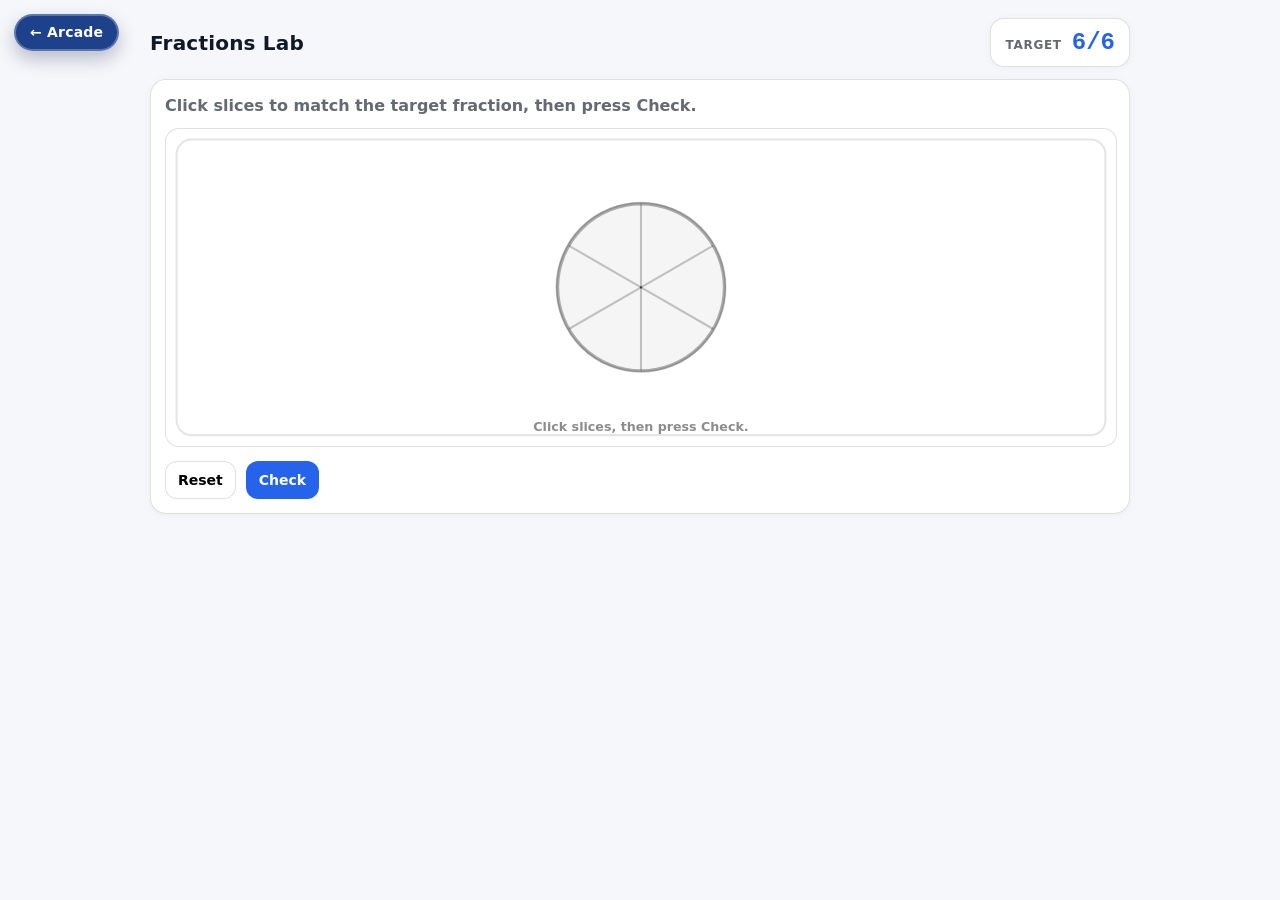
<file: fractions_lab.html>
<!DOCTYPE html>
<html lang="en">
<head>
<meta charset="utf-8">
<meta name="viewport" content="width=device-width, initial-scale=1">
<title>Fractions Lab</title>
<style>
  :root{
    --bg:#f6f7fb;
    --panel:#ffffff;
    --border:rgba(0,0,0,0.12);
    --text:#111827;
    --muted:rgba(17,24,39,0.65);
    --accent:#2563eb;
    --good:#16a34a;
    --bad:#dc2626;
    --mono: ui-monospace, SFMono-Regular, Menlo, Monaco, Consolas, "Liberation Mono","Courier New", monospace;
    --sans: ui-sans-serif, system-ui, -apple-system, Segoe UI, Roboto, Helvetica, Arial;
  }

  body{
    margin:0;
    background:var(--bg);
    color:var(--text);
    font-family:var(--sans);
    display:flex;
    justify-content:center;
    padding:18px;
  }
  #app{ width:min(980px, 100%); }

  #top{
    display:flex;
    gap:12px;
    align-items:center;
    justify-content:space-between;
    flex-wrap:wrap;
    margin-bottom:12px;
  }
  #title{
    font-weight:900;
    font-size:20px;
    letter-spacing:0.01em;
  }
  #targetBox{
    background:var(--panel);
    border:1px solid var(--border);
    border-radius:14px;
    padding:10px 14px;
    display:flex;
    align-items:baseline;
    gap:10px;
    box-shadow:0 1px 8px rgba(0,0,0,0.04);
  }
  #targetBox .lbl{
    font-size:12px;
    font-weight:900;
    color:var(--muted);
    letter-spacing:0.06em;
    text-transform:uppercase;
  }
  #targetFrac{
    font-family:var(--mono);
    font-weight:900;
    font-size:24px;
    color:var(--accent);
  }

  #panel{
    background:var(--panel);
    border:1px solid var(--border);
    border-radius:16px;
    padding:14px;
    box-shadow:0 1px 8px rgba(0,0,0,0.04);
  }

  #status{
    min-height:22px;
    margin:2px 0 10px 0;
    font-weight:900;
    color:var(--muted);
  }
  #status.good{ color:var(--good); }
  #status.bad{ color:var(--bad); }

  svg{
    width:100%;
    height:auto;
    border-radius:14px;
    border:1px solid var(--border);
    background:white;
    touch-action:none;
    user-select:none;
  }

  #actions{
    display:flex;
    gap:10px;
    flex-wrap:wrap;
    align-items:center;
    margin-top:10px;
  }
  button{
    font-family:var(--sans);
    font-weight:900;
    font-size:14px;
    padding:10px 12px;
    border-radius:12px;
    border:1px solid var(--border);
    background:var(--panel);
    cursor:pointer;
    user-select:none;
  }
  button.primary{
    background:var(--accent);
    color:white;
    border-color:rgba(37,99,235,0.25);
  }
  button.good{
    background:var(--good);
    color:white;
    border-color:rgba(22,163,74,0.25);
  }
  button:disabled{ opacity:0.45; cursor:default; }

  #chainSection{
    margin-top:14px;
    padding-top:12px;
    border-top:1px dashed rgba(0,0,0,0.18);
    display:none;
  }
  #chainHeader{
    display:flex;
    align-items:center;
    justify-content:space-between;
    gap:10px;
    flex-wrap:wrap;
    margin-bottom:10px;
  }
  #chainTitle{
    font-weight:900;
    color:var(--muted);
    letter-spacing:0.06em;
    text-transform:uppercase;
    font-size:12px;
  }
  #stepExplain{
    margin: 8px 0 10px 0;
    min-height: 20px;
    font-weight:900;
    color:rgba(17,24,39,0.80);
  }
  #stepExplain.pop{
    animation: explainPop 220ms ease-out both;
  }
  @keyframes explainPop{
    from{ transform: translateY(2px); opacity:0.0; }
    to{ transform: translateY(0px); opacity:1.0; }
  }

  #chainRow{
    display:flex;
    gap:12px;
    align-items:flex-start;
    overflow-x:auto;
    padding-bottom:6px;
  }
  .eq{
    font-family:var(--mono);
    font-weight:900;
    font-size:26px;
    color:rgba(37,99,235,0.75);
    align-self:center;
    padding:0 2px;
    flex:0 0 auto;
  }
  .chainPanel{
    flex:0 0 auto;
    width:250px;
    background:rgba(0,0,0,0.02);
    border:1px solid var(--border);
    border-radius:14px;
    padding:10px;
    box-sizing:border-box;
  }
  .chainPanel.pop{
    animation: panelPop 220ms ease-out both;
  }
  @keyframes panelPop{
    from{ transform:scale(0.98); opacity:0.0; }
    to{ transform:scale(1.0); opacity:1.0; }
  }
  .fracLabel{
    margin-top:6px;
    font-family:var(--mono);
    font-weight:900;
    font-size:16px;
    color:rgba(17,24,39,0.85);
    text-align:center;
  }

  /* pizza SVG styles */
  .slice{ cursor:pointer; }
  .slice.disabled{ cursor:default; }
  .cutline{ stroke:rgba(0,0,0,0.22); stroke-width:2; stroke-linecap:round; }
  .cutline.new{ opacity:0; animation: cutFade 650ms ease forwards; }
  @keyframes cutFade{ from{opacity:0;} to{opacity:1;} }
  .outline{ stroke:rgba(0,0,0,0.30); stroke-width:3; fill:none; }
</style>
</head>
<body>
<script src="assets/js/fractions_games.js"></script>
<script src="assets/js/fractions_app.js"></script>
<div id="app">
  <div id="top">
    <div id="title">Fractions Lab</div>
    <div id="targetBox">
      <div class="lbl">Target</div>
      <div id="targetFrac">—</div>
    </div>
  </div>

  <div id="panel">
    <div id="status">Click slices to match the target fraction, then press Check.</div>
    <svg id="buildSvg" viewBox="0 0 900 300" aria-label="pizza builder"></svg>

    <div id="actions">
      <button id="resetBtn">Reset</button>
      <button id="checkBtn" class="primary">Check</button>
      <button id="nextEqBtn" class="good" style="display:none;">Next equality</button>
      <button id="newBtn" style="display:none;">New fraction</button>
    </div>

    <div id="chainSection">
      <div id="chainHeader">
        <div id="chainTitle">Same amount, different forms</div>
      </div>
      <div id="stepExplain"></div>
      <div id="chainRow" aria-label="equality chain"></div>
    </div>
  </div>
</div>

<script>
(() => {
  const DENOMS = [2, 3, 4, 6];
  const MAX_PIZZAS = 3;
  const MAX_SELECT = 10;
  const MAX_DEN_FOR_EXPAND = 8;

  const buildSvg = document.getElementById('buildSvg');
  const targetFrac = document.getElementById('targetFrac');
  const statusEl = document.getElementById('status');

  const resetBtn = document.getElementById('resetBtn');
  const checkBtn = document.getElementById('checkBtn');
  const nextEqBtn = document.getElementById('nextEqBtn');
  const newBtn = document.getElementById('newBtn');

  const chainSection = document.getElementById('chainSection');
  const chainRow = document.getElementById('chainRow');
  const stepExplain = document.getElementById('stepExplain');

  function gcd(a,b){
    a = Math.abs(a); b = Math.abs(b);
    while (b){ const t = a % b; a = b; b = t; }
    return a || 1;
  }
  function clamp(x,a,b){ return Math.max(a, Math.min(b, x)); }

  function setStatus(text, kind=""){
    statusEl.textContent = text;
    statusEl.classList.remove('good','bad');
    if (kind) statusEl.classList.add(kind);
  }

  function svgEl(tag, attrs={}){
    const el = document.createElementNS('http://www.w3.org/2000/svg', tag);
    for (const [k,v] of Object.entries(attrs)) el.setAttribute(k, v);
    return el;
  }
  function clearSvg(svg){ while (svg.firstChild) svg.removeChild(svg.firstChild); }

  function slicePath(cx, cy, r, a0, a1){
    const x0 = cx + r*Math.cos(a0);
    const y0 = cy + r*Math.sin(a0);
    const x1 = cx + r*Math.cos(a1);
    const y1 = cy + r*Math.sin(a1);
    const large = (a1 - a0) > Math.PI ? 1 : 0;
    return `M ${cx} ${cy} L ${x0} ${y0} A ${r} ${r} 0 ${large} 1 ${x1} ${y1} Z`;
  }

  function drawPizza(svg, cx, cy, r, den, filledCount, opts={}){
    const clickable = opts.clickable ?? false;
    const disabled = opts.disabled ?? false;
    const pizzaIndex = opts.pizzaIndex ?? 0;
    const selectedSet = opts.selectedSet ?? null; // builder selection
    const pieceOffset = pizzaIndex * den;
    const animateNewCutsFromDen = opts.animateNewCutsFromDen ?? null; // for expand panels

    svg.appendChild(svgEl('circle', {
      cx, cy, r,
      fill: 'rgba(0,0,0,0.02)',
      stroke: 'rgba(0,0,0,0.18)',
      'stroke-width': 2
    }));

    if (den <= 1){
      const filled = (filledCount >= 1);
      svg.appendChild(svgEl('circle', {
        cx, cy, r: r-1,
        fill: filled ? 'rgba(37,99,235,0.20)' : 'rgba(0,0,0,0.00)',
        stroke: 'none'
      }));
      svg.appendChild(svgEl('circle', { cx, cy, r: r-1, class:'outline' }));
      return;
    }

    const aStart = -Math.PI/2;
    for (let i=0; i<den; i++){
      const a0 = aStart + i*(2*Math.PI/den);
      const a1 = aStart + (i+1)*(2*Math.PI/den);
      const d = slicePath(cx, cy, r-1, a0, a1);

      let isFilled = false;
      if (selectedSet){
        const pieceId = pieceOffset + i;
        isFilled = selectedSet.has(pieceId);
      } else {
        isFilled = (i < filledCount);
      }

      const p = svgEl('path', {
        d,
        fill: isFilled ? 'rgba(37,99,235,0.22)' : 'rgba(0,0,0,0.02)',
        stroke: 'none',
        class: (clickable && !disabled) ? 'slice' : 'slice disabled'
      });

      if (clickable && !disabled){
        p.setAttribute('data-piece', String(pieceOffset + i));
      }
      svg.appendChild(p);
    }

    // cut lines
    for (let i=0; i<den; i++){
      const a = aStart + i*(2*Math.PI/den);
      const x = cx + (r-2)*Math.cos(a);
      const y = cy + (r-2)*Math.sin(a);

      let cls = 'cutline';
      if (animateNewCutsFromDen && den === 2*animateNewCutsFromDen){
        // old cuts are even indices, new cuts are odd indices
        if (i % 2 === 1) cls += ' new';
      }

      svg.appendChild(svgEl('line', {
        x1: cx, y1: cy, x2: x, y2: y,
        class: cls
      }));
    }

    svg.appendChild(svgEl('circle', { cx, cy, r: r-1, class:'outline' }));
  }

  function drawBuilder(){
    clearSvg(buildSvg);

    buildSvg.appendChild(svgEl('rect', {
      x: 10, y: 10, width: 880, height: 280,
      rx: 14, ry: 14,
      fill: 'rgba(0,0,0,0.00)',
      stroke: 'rgba(0,0,0,0.10)', 'stroke-width': 2
    }));

    const den = state.den;
    const pizzas = state.pizzas;
    const r = 80;
    const gap = 90;
    const totalW = pizzas*(2*r) + (pizzas-1)*gap;
    const x0 = 450 - totalW/2 + r;
    const y = 150;

    for (let p=0; p<pizzas; p++){
      const cx = x0 + p*(2*r + gap);
      drawPizza(buildSvg, cx, y, r, den, 0, {
        clickable: true,
        disabled: state.solved,
        pizzaIndex: p,
        selectedSet: state.selected
      });
    }

    const hint = svgEl('text', {
      x: 450, y: 286,
      'text-anchor':'middle',
      'font-family': 'ui-sans-serif, system-ui',
      'font-weight': 900,
      'font-size': 12,
      fill: 'rgba(0,0,0,0.45)'
    });
    hint.textContent = state.solved
      ? "Solved. Use “Next equality”."
      : "Click slices, then press Check.";
    buildSvg.appendChild(hint);
  }

  function randChoice(arr){ return arr[Math.floor(Math.random()*arr.length)]; }

  function weightedPick(values, weights){
    const s = weights.reduce((a,x)=>a+x,0);
    let r = Math.random()*s;
    for (let i=0; i<values.length; i++){
      r -= weights[i];
      if (r <= 0) return values[i];
    }
    return values[values.length-1];
  }

  function makeTarget(){
    const den = randChoice(DENOMS);
    const maxNum = Math.min(MAX_SELECT, MAX_PIZZAS*den);

    // choose whole part q with weights, but constrained
    const qMax = Math.floor(maxNum / den);
    const qCandidates = [];
    const qWeights = [];
    const base = [
      {q:0,w:0.50},
      {q:1,w:0.34},
      {q:2,w:0.14},
      {q:3,w:0.02}
    ];
    for (const it of base){
      if (it.q <= qMax){
        qCandidates.push(it.q);
        qWeights.push(it.w);
      }
    }
    const q = weightedPick(qCandidates, qWeights);

    // choose remainder r
    let r;
    if (q === 0){
      // proper fraction: nonzero remainder
      r = 1 + Math.floor(Math.random() * Math.min(den-1, maxNum));
    } else {
      // sometimes allow exact integer
      if (Math.random() < 0.18){
        r = 0;
      } else {
        r = 1 + Math.floor(Math.random()*(den-1));
      }
    }

    let num = q*den + r;
    if (num < 1) num = 1;
    if (num > maxNum) num = maxNum;

    const pizzas = Math.max(1, Math.ceil(num/den));
    return {num, den, pizzas};
  }

  function fracStr(n,d){ return `${n}/${d}`; }

  function resetAllUI(){
    chainSection.style.display = 'none';
    chainRow.innerHTML = '';
    stepExplain.textContent = '';
    nextEqBtn.style.display = 'none';
    newBtn.style.display = 'none';

    resetBtn.style.display = 'inline-block';
    checkBtn.style.display = 'inline-block';
  }

  function resetSelection(){
    state.selected = new Set();
    state.solved = false;
    state.steps = [];
    state.stepIndex = 0;

    resetAllUI();
    setStatus("Click slices to match the target fraction, then press Check.");
    drawBuilder();
  }

  function newProblem(){
    const t = makeTarget();
    state.num = t.num;
    state.den = t.den;
    state.pizzas = t.pizzas;

    targetFrac.textContent = fracStr(state.num, state.den);
    resetSelection();
  }

  // --------- equality chain (purposeful, no random steps) ----------
  function buildSteps(n, d){
    const steps = [];

    // Proper fraction
    if (n < d){
      const g = gcd(n, d);
      if (g > 1){
        const nn = n/g, dd = d/g;
        steps.push({
          kind: 'simplify',
          rep: {kind:'fraction', num: nn, den: dd},
          label: fracStr(nn, dd),
          explain: `We can group the pieces into bigger equal pieces, so ${n}/${d} becomes ${nn}/${dd}.`
        });
        return steps;
      }

      // If it's already simplest, do nothing (no "split into more pieces" step)
      return steps;
    }

    // Improper fraction
    const q0 = Math.floor(n/d);
    const r0 = n % d;

    if (r0 === 0){
      steps.push({
        kind: 'integer',
        rep: {kind:'integer', whole: q0},
        label: String(q0),
        explain: `All the pieces make exactly ${q0} whole pizza${q0===1?'':'s'}.`
      });
      return steps;
    }

    // CHANGE: no "split into more pieces" step here. Go directly to whole pizzas + remainder.
    let curN = n;
    let curD = d;

    const q = Math.floor(curN/curD);
    const r = curN % curD;

    steps.push({
      kind: 'decompose',
      rep: {kind:'decompose', den: curD, wholeCount: q, remCount: r},
      label: `${q*curD}/${curD} + ${r}/${curD}`,
      explain: `We group pieces to make whole pizzas first. What’s left is the extra part.`
    });

    // Reduce remainder (if possible), and present as mixed number q + rr/dd with whole pizzas undivided
    const g = gcd(r, curD);
    const rr = r / g;
    const dd = curD / g;

    let explain;
    if (g > 1){
      explain = `A full pizza is 1. And we can group the leftover pieces into bigger equal pieces, so the numbers get smaller.`;
    } else {
      explain = `A full pizza is 1. So this is ${q} whole pizza${q===1?'':'s'} plus the leftover fraction.`;
    }

    steps.push({
      kind: 'mixed',
      rep: {kind:'mixed', whole: q, remNum: rr, remDen: dd},
      label: `${q} + ${rr}/${dd}`,
      explain
    });

    return steps;
  }

  function drawChainRep(svg, rep){
    while (svg.firstChild) svg.removeChild(svg.firstChild);

    svg.appendChild(svgEl('rect', {
      x: 6, y: 6, width: 228, height: 148,
      rx: 12, ry: 12,
      fill: 'rgba(0,0,0,0.00)',
      stroke: 'rgba(0,0,0,0.08)', 'stroke-width': 2
    }));

    const r = 32;
    const gap = 14;

    function drawRow(specs){
      const count = specs.length;
      const totalW = count*(2*r) + (count-1)*gap;
      const x0 = 120 - totalW/2 + r;
      const y = 78;

      for (let i=0; i<count; i++){
        const cx = x0 + i*(2*r + gap);
        const s = specs[i];
        drawPizza(svg, cx, y, r, s.den, s.fill, {
          clickable:false, disabled:true,
          animateNewCutsFromDen: s.prevDen || null
        });
      }
      return {x0, y};
    }

    function plusBetween(xA, xB, y){
      const plus = svgEl('text', {
        x: (xA + xB)/2, y: y+10,
        'text-anchor':'middle',
        'font-family': 'ui-monospace, Menlo, monospace',
        'font-weight': 900,
        'font-size': 22,
        fill: 'rgba(37,99,235,0.75)'
      });
      plus.textContent = "+";
      svg.appendChild(plus);
    }

    if (rep.kind === 'fraction'){
      const num = rep.num, den = rep.den;
      const pizzas = Math.max(1, Math.ceil(num/den));
      const specs = [];
      for (let p=0; p<pizzas; p++){
        const fill = Math.max(0, Math.min(den, num - p*den));
        specs.push({den, fill, prevDen: rep.prevDen || null});
      }
      drawRow(specs);
      return;
    }

    if (rep.kind === 'decompose'){
      const den = rep.den;
      const q = rep.wholeCount;
      const rcount = rep.remCount;

      const specs = [];
      for (let i=0; i<q; i++) specs.push({den, fill: den});
      if (rcount > 0) specs.push({den, fill: rcount});

      const {x0, y} = drawRow(specs);

      if (q > 0 && rcount > 0){
        const cxLastFull = x0 + (q-1)*(2*r + gap);
        const cxRem = x0 + q*(2*r + gap);
        plusBetween(cxLastFull, cxRem, y);
      }
      return;
    }

    if (rep.kind === 'mixed'){
      const q = rep.whole;
      const rn = rep.remNum;
      const rd = rep.remDen;

      const specs = [];
      for (let i=0; i<q; i++) specs.push({den: 1, fill: 1}); // whole pizzas have no subdivision
      if (rn > 0) specs.push({den: rd, fill: rn});

      const {x0, y} = drawRow(specs);

      if (q > 0 && rn > 0){
        const cxLastWhole = x0 + (q-1)*(2*r + gap);
        const cxRem = x0 + q*(2*r + gap);
        plusBetween(cxLastWhole, cxRem, y);
      }
      return;
    }

    if (rep.kind === 'integer'){
      const q = rep.whole;
      const specs = [];
      for (let i=0; i<q; i++) specs.push({den: 1, fill: 1});
      drawRow(specs);
      return;
    }
  }

  function addChainPanel(label, rep, isFirst){
    if (!isFirst){
      const eq = document.createElement('div');
      eq.className = 'eq';
      eq.textContent = '=';
      chainRow.appendChild(eq);
    }

    const panel = document.createElement('div');
    panel.className = 'chainPanel pop';

    const svg = document.createElementNS('http://www.w3.org/2000/svg', 'svg');
    svg.setAttribute('viewBox', '0 0 240 160');
    panel.appendChild(svg);

    const lab = document.createElement('div');
    lab.className = 'fracLabel';
    lab.textContent = label;
    panel.appendChild(lab);

    chainRow.appendChild(panel);
    drawChainRep(svg, rep);
    chainRow.scrollLeft = chainRow.scrollWidth;
  }

  function showExplain(text){
    stepExplain.classList.remove('pop');
    stepExplain.textContent = text;
    void stepExplain.offsetWidth; // restart animation
    stepExplain.classList.add('pop');
  }

  function startChain(){
    chainRow.innerHTML = '';
    chainSection.style.display = 'block';

    addChainPanel(fracStr(state.num, state.den), {kind:'fraction', num: state.num, den: state.den}, true);

    state.steps = buildSteps(state.num, state.den);
    state.stepIndex = 0;

    if (state.steps.length === 0){
      showExplain("This one is already as simple as we want it. Try a new fraction.");
      nextEqBtn.style.display = 'none';
      newBtn.style.display = 'inline-block';
      return;
    }

    showExplain("Now click “Next equality” to see the same amount written in a new way.");
    nextEqBtn.style.display = 'inline-block';
    nextEqBtn.disabled = false;

    newBtn.style.display = 'none';
  }

  function nextEquality(){
    if (state.stepIndex >= state.steps.length) return;

    const step = state.steps[state.stepIndex];
    state.stepIndex += 1;

    addChainPanel(step.label, step.rep, false);
    showExplain(step.explain);

    if (state.stepIndex >= state.steps.length){
      nextEqBtn.disabled = true;
      nextEqBtn.style.display = 'none';
      newBtn.style.display = 'inline-block';
    }
  }

  // --------- interactions ----------
  buildSvg.addEventListener('pointerdown', (e) => {
    if (state.solved) return;
    const path = e.target.closest('path[data-piece]');
    if (!path) return;

    const pieceId = parseInt(path.getAttribute('data-piece'), 10);
    if (!Number.isFinite(pieceId)) return;

    if (state.selected.has(pieceId)){
      state.selected.delete(pieceId);
    } else {
      if (state.selected.size >= state.num){
        setStatus("That’s enough slices. Press Check.", "");
        return;
      }
      state.selected.add(pieceId);
    }

    if (state.selected.size === state.num){
      setStatus("Good. Press Check.", "");
    } else {
      setStatus("Click slices to match the target fraction, then press Check.", "");
    }
    drawBuilder();
  });

  resetBtn.addEventListener('click', () => {
    if (state.solved) return;
    state.selected = new Set();
    setStatus("Reset. Click slices to match the target fraction, then press Check.", "");
    drawBuilder();
  });

  checkBtn.addEventListener('click', () => {
    if (state.solved) return;

    const k = state.selected.size;
    if (k === state.num){
      state.solved = true;

      resetBtn.style.display = 'none';
      checkBtn.style.display = 'none';

      setStatus("Correct.", "good");
      drawBuilder();
      startChain();
    } else {
      setStatus("Not yet. Try again.", "bad");
    }
  });

  nextEqBtn.addEventListener('click', () => nextEquality());
  newBtn.addEventListener('click', () => newProblem());

  // --------- init ----------
  const state = {
    num: 3,
    den: 2,
    pizzas: 2,
    selected: new Set(),
    solved: false,
    steps: [],
    stepIndex: 0
  };

  newProblem();
})();
</script>
</body>
</html>
</file>
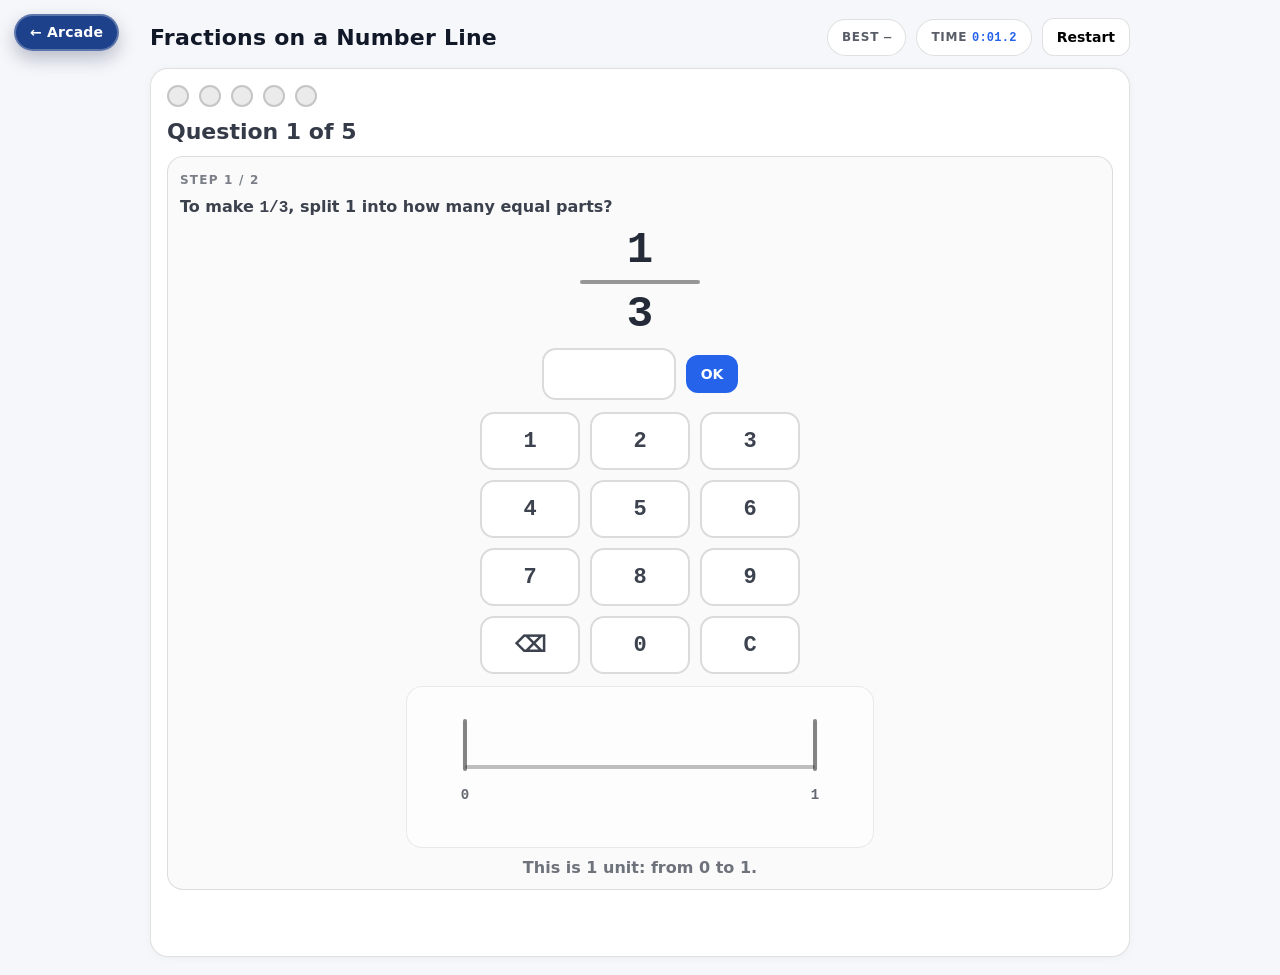
<file: fractions_numberline_place.html>
<!DOCTYPE html>
<html lang="en">
<head>
<meta charset="utf-8" />
<meta name="viewport" content="width=device-width, initial-scale=1" />
<title>Fractions on a Number Line</title>
<style>
  :root{
    --bg:#f6f7fb;
    --panel:#ffffff;
    --border:rgba(0,0,0,0.12);
    --text:#111827;
    --muted:rgba(17,24,39,0.60);
    --accent:#2563eb;
    --good:#16a34a;
    --warn:#f59e0b;
    --bad:#dc2626;

    --mono: ui-monospace, SFMono-Regular, Menlo, Monaco, Consolas, "Liberation Mono","Courier New", monospace;
    --sans: ui-sans-serif, system-ui, -apple-system, Segoe UI, Roboto, Helvetica, Arial;
  }

  body{
    margin:0;
    background:var(--bg);
    color:var(--text);
    font-family:var(--sans);
    display:flex;
    justify-content:center;
    padding:18px;
    user-select:none;
  }

  #celebration-area{
    position:fixed; inset:0;
    pointer-events:none;
    z-index:10;
    overflow:hidden;
  }

  #app{ width:min(980px, 100%); }

  /* top */
  #top{
    display:flex;
    gap:12px;
    align-items:center;
    justify-content:space-between;
    flex-wrap:wrap;
    margin-bottom:12px;
  }
  #title{
    font-weight:900;
    font-size:22px;
    letter-spacing:0.01em;
  }
  #topRight{
    display:flex;
    gap:10px;
    align-items:center;
    flex-wrap:wrap;
    justify-content:flex-end;
  }
  .pill{
    padding:10px 14px;
    border-radius:999px;
    border:1px solid var(--border);
    background:var(--panel);
    font-weight:900;
    letter-spacing:0.06em;
    text-transform:uppercase;
    font-size:12px;
    color:rgba(17,24,39,0.70);
  }
  .pill .mono{ font-family:var(--mono); letter-spacing:0.02em; }
  .pill .blue{ color:var(--accent); }

  button{
    font-family:var(--sans);
    font-weight:900;
    font-size:14px;
    padding:10px 14px;
    border-radius:12px;
    border:1px solid var(--border);
    background:var(--panel);
    cursor:pointer;
  }
  button.primary{
    background:var(--accent);
    color:white;
    border-color:rgba(37,99,235,0.25);
  }
  button:disabled{ opacity:0.45; cursor:default; }

  /* main card */
  #panel{
    background:var(--panel);
    border:1px solid var(--border);
    border-radius:18px;
    padding:16px;
    box-shadow:0 1px 10px rgba(0,0,0,0.04);
  }

  /* lights */
  #lightsRow{
    display:flex;
    gap:10px;
    align-items:center;
    margin-bottom:12px;
  }
  .light{
    width:18px; height:18px;
    border-radius:50%;
    border:2px solid rgba(0,0,0,0.16);
    background:rgba(0,0,0,0.08);
  }
  .light.green{ background:rgba(22,163,74,0.75); border-color:rgba(22,163,74,0.55); }
  .light.yellow{ background:rgba(245,158,11,0.85); border-color:rgba(245,158,11,0.65); }
  .light.red{ background:rgba(220,38,38,0.78); border-color:rgba(220,38,38,0.60); }

  #questionText{
    font-weight:900;
    font-size:22px;
    color:rgba(17,24,39,0.85);
    margin-bottom:12px;
  }

  /* stage card */
  .stageCard{
    border:1px solid var(--border);
    border-radius:16px;
    padding:12px;
    background:rgba(0,0,0,0.02);
  }
  .stepPill{
    display:inline-block;
    font-size:12px;
    font-weight:900;
    color:rgba(17,24,39,0.55);
    letter-spacing:0.10em;
    text-transform:uppercase;
    margin-bottom:10px;
  }
  .prompt{
    font-weight:900;
    color:rgba(17,24,39,0.82);
    margin-bottom:10px;
    line-height:1.25;
  }

  /* fraction */
  .fracRow{
    display:flex;
    justify-content:center;
    margin:8px 0 12px 0;
  }
  .bigFrac{
    display:flex;
    flex-direction:column;
    align-items:center;
    justify-content:center;
    font-family:var(--mono);
    font-weight:900;
    color:rgba(17,24,39,0.92);
    font-size:44px;
    line-height:1.0;
    min-width:140px;
  }
  .bigFrac .bar{
    width:120px;
    height:4px;
    background:rgba(0,0,0,0.40);
    border-radius:4px;
    margin:8px 0;
  }

  /* input + keypad */
  #denRow{
    display:flex;
    gap:10px;
    align-items:center;
    justify-content:center;
    flex-wrap:wrap;
    margin-bottom:12px;
  }
  .inputBox{
    min-width:110px;
    height:48px;
    border-radius:14px;
    border:2px solid rgba(0,0,0,0.14);
    background:#fff;
    display:flex;
    align-items:center;
    justify-content:center;
    font-family:var(--mono);
    font-weight:900;
    font-size:26px;
    color:rgba(17,24,39,0.88);
    padding:0 10px;
  }

  .keypad{
    width:min(320px, 100%);
    margin:0 auto;
    display:grid;
    grid-template-columns: repeat(3, 1fr);
    gap:10px;
  }
  .keyBtn{
    height:58px;
    border-radius:14px;
    border:2px solid rgba(0,0,0,0.14);
    background:rgba(255,255,255,0.95);
    font-family:var(--mono);
    font-weight:900;
    font-size:22px;
    color:rgba(17,24,39,0.82);
    cursor:pointer;
  }
  .keyBtn:active{ transform: translateY(1px); }

  /* number line */
  .lineOuter{
    width:min(820px, 100%);
    margin:0 auto;
  }

  /* Wrapper to keep the unit truly "one unit" (same scale as one unit on the long line) */
  .unitWrap{
    margin: 0 auto;
  }

  .lineGrid{
    --lineY: 78px;
    --cols: 2; /* updated per instance */
    position:relative;
    display:grid;
    height:160px;
    border-radius:16px;
    background:rgba(255,255,255,0.55);
    border:1px solid rgba(0,0,0,0.08);
    overflow:hidden;
  }
  /* baseline from first tick center to last tick center */
  .lineGrid::before{
    content:"";
    position:absolute;
    top: var(--lineY);
    height:4px;
    left: calc(100% / (var(--cols) * 2));
    right: calc(100% / (var(--cols) * 2));
    background:rgba(0,0,0,0.25);
    border-radius:4px;
  }

  .tickCell{
    position:relative;
    background:none;
    border:none;
    padding:0;
    cursor:pointer;
    outline:none;
  }
  .tickCell:disabled{
    cursor:default;
    opacity:1;
  }

  .tickMark{
    position:absolute;
    left:50%;
    transform:translateX(-50%);
    top: calc(var(--lineY) - 30px);
    width:4px;
    height:34px;
    background:rgba(0,0,0,0.33);
    border-radius:3px;
  }
  .tickCell.major .tickMark{
    height:46px;
    top: calc(var(--lineY) - 42px);
    background:rgba(0,0,0,0.42);
  }
  .tickCell.end .tickMark{
    height:52px;
    top: calc(var(--lineY) - 46px);
    background:rgba(0,0,0,0.48);
  }

  .tickDot{
    position:absolute;
    left:50%;
    transform:translateX(-50%);
    top: calc(var(--lineY) - 54px);
    width:16px;
    height:16px;
    border-radius:999px;
    background:var(--accent);
    display:none;
    box-shadow:0 1px 6px rgba(0,0,0,0.10);
  }

  .tickLabel{
    position:absolute;
    left:50%;
    transform:translateX(-50%);
    top: calc(var(--lineY) + 22px);
    font-family:var(--mono);
    font-weight:900;
    font-size:14px;
    color:rgba(17,24,39,0.65);
  }

  /* Hide interior ticks (used for Step 1 "unsplit" unit view) */
  .lineGrid.hideInterior .tickCell:not(.end) .tickMark,
  .lineGrid.hideInterior .tickCell:not(.end) .tickLabel{
    opacity:0;
  }

  .tickCell.good .tickDot{ display:block; background:rgba(22,163,74,0.95); }
  .tickCell.bad  .tickDot{ display:block; background:rgba(220,38,38,0.95); }
  .tickCell.good .tickMark{ background:rgba(22,163,74,0.88); }
  .tickCell.bad  .tickMark{ background:rgba(220,38,38,0.88); }

  .splitNote{
    text-align:center;
    font-weight:900;
    color:rgba(17,24,39,0.60);
    margin-top:10px;
  }

  /* explanation box */
  #hintBox{
    margin-top:14px;
    border:1px solid var(--border);
    border-radius:14px;
    padding:10px 12px;
    background:#fff;
    display:none;
  }
  #hintTitle{
    font-size:12px;
    font-weight:900;
    color:rgba(17,24,39,0.55);
    letter-spacing:0.08em;
    text-transform:uppercase;
    margin-bottom:6px;
  }
  #hintText{
    font-weight:900;
    color:rgba(17,24,39,0.85);
    line-height:1.25;
    white-space:pre-line;
  }

  #status{
    text-align:center;
    font-weight:900;
    min-height:24px;
    margin-top:12px;
    color:var(--muted);
  }
  #status.good{ color:var(--good); }
  #status.warn{ color:var(--warn); }
  #status.bad{ color:var(--bad); }

  #actions{
    display:flex;
    gap:10px;
    justify-content:center;
    flex-wrap:wrap;
    margin-top:14px;
  }

  /* end screen */
  #endScreen{
    display:none;
    text-align:center;
    margin-top:12px;
    padding-top:8px;
    border-top:1px solid rgba(0,0,0,0.08);
  }
  #endTitle{
    font-weight:900;
    font-size:22px;
    margin-bottom:6px;
  }
  #endSummary{
    font-weight:900;
    color:rgba(17,24,39,0.70);
    margin-bottom:14px;
  }

  /* balloons */
  .balloon{
    position:absolute;
    bottom:-100px;
    width:40px;
    height:50px;
    border-radius:50%;
    opacity:0.92;
    animation: floatUp 3.8s ease-in forwards;
    box-shadow: inset 0 0 10px rgba(0,0,0,0.18);
  }
  @keyframes floatUp{
    0% { transform: translateY(0) rotate(0deg); opacity: 1; }
    100% { transform: translateY(-120vh) rotate(18deg); opacity: 0; }
  }
</style>
</head>
<body>
<script src="assets/js/fractions_games.js"></script>
<script src="assets/js/fractions_app.js"></script>

<div id="celebration-area"></div>

<div id="app">
  <div id="top">
    <div id="title">Fractions on a Number Line</div>
    <div id="topRight">
      <div class="pill">BEST <span class="mono" id="bestTxt">—</span></div>
      <div class="pill">TIME <span class="mono blue" id="timeTxt">0:00.0</span></div>
      <button id="restartBtn" type="button">Restart</button>
    </div>
  </div>

  <div id="panel">
    <div id="lightsRow"></div>

    <div id="questionText">—</div>

    <!-- Step 1 stays visible -->
    <div id="stageA" class="stageCard">
      <div class="stepPill">Step 1 / 2</div>
      <div class="prompt">To make <span id="unitFracInline"></span>, split 1 into how many equal parts?</div>
      <div class="fracRow" id="unitFrac"></div>

      <div id="denRow">
        <div class="inputBox" id="denDisplay" aria-label="Denominator input"></div>
        <button id="denOkBtn" class="primary" type="button">OK</button>
      </div>

      <div class="keypad" id="keypad"></div>

      <!-- Unit line is visible BEFORE answering; ticks update after correct answer -->
      <div id="unitLineOuter" style="margin-top:12px;">
        <div class="lineOuter">
          <div class="unitWrap" id="unitWrap">
            <div class="lineGrid" id="unitLineGrid" aria-label="Unit line"></div>
          </div>
        </div>
        <div class="splitNote" id="unitSplitNote">—</div>
      </div>
    </div>

    <!-- Step 2 appears UNDER Step 1 -->
    <div id="stageB" class="stageCard" style="display:none; margin-top:12px;">
      <div class="stepPill">Step 2 / 2</div>
      <div class="prompt">Tap where <span id="targetFracInline"></span> is on the number line.</div>
      <div class="fracRow" id="targetFrac"></div>

      <div class="lineOuter">
        <div class="lineGrid" id="longLineGrid" aria-label="Number line with repeated units"></div>
      </div>

      <div class="splitNote" id="longSplitNote">—</div>
    </div>

    <div id="hintBox">
      <div id="hintTitle">Explanation</div>
      <div id="hintText"></div>
    </div>

    <div id="status"></div>

    <div id="actions">
      <button id="nextBtn" type="button" style="display:none;">Next</button>
    </div>

    <div id="endScreen">
      <div id="endTitle">Done</div>
      <div id="endSummary">—</div>
      <button id="playAgainBtn" class="primary" type="button">Play again</button>
    </div>
  </div>
</div>

<script>
(() => {
  const NQ = 5;
  const BEST_KEY = "fractions_numberline_place_best_v1";

  // UI
  const lightsRow = document.getElementById('lightsRow');
  const questionText = document.getElementById('questionText');

  const stageA = document.getElementById('stageA');
  const stageB = document.getElementById('stageB');

  const unitFrac = document.getElementById('unitFrac');
  const unitFracInline = document.getElementById('unitFracInline');
  const denDisplay = document.getElementById('denDisplay');
  const denOkBtn = document.getElementById('denOkBtn');
  const keypad = document.getElementById('keypad');

  const unitWrap = document.getElementById('unitWrap');
  const unitLineGrid = document.getElementById('unitLineGrid');
  const unitSplitNote = document.getElementById('unitSplitNote');

  const targetFrac = document.getElementById('targetFrac');
  const targetFracInline = document.getElementById('targetFracInline');
  const longLineGrid = document.getElementById('longLineGrid');
  const longSplitNote = document.getElementById('longSplitNote');

  const hintBox = document.getElementById('hintBox');
  const hintText = document.getElementById('hintText');

  const status = document.getElementById('status');

  const timeTxt = document.getElementById('timeTxt');
  const bestTxt = document.getElementById('bestTxt');

  const restartBtn = document.getElementById('restartBtn');
  const nextBtn = document.getElementById('nextBtn');

  const endScreen = document.getElementById('endScreen');
  const endSummary = document.getElementById('endSummary');
  const playAgainBtn = document.getElementById('playAgainBtn');

  const celebrationArea = document.getElementById('celebration-area');

  // helpers
  function randInt(lo, hi){ return lo + Math.floor(Math.random()*(hi-lo+1)); }
  function randChoice(arr){ return arr[Math.floor(Math.random()*arr.length)]; }

  function formatTime(ms){
    const t = ms/1000;
    const m = Math.floor(t/60);
    const s = Math.floor(t%60);
    const tenths = Math.floor((t - Math.floor(t))*10 + 1e-9);
    return `${m}:${String(s).padStart(2,'0')}.${tenths}`;
  }

  function setStatus(text, cls=""){
    status.textContent = text;
    status.classList.remove('good','warn','bad');
    if (cls) status.classList.add(cls);
  }

  function hideHint(){
    hintBox.style.display = 'none';
    hintText.textContent = "";
  }
  function showExplanation(text){
    hintText.textContent = text;
    hintBox.style.display = 'block';
  }

  function triggerCelebration(){
    const colors = ['#ef4444', '#2563eb', '#16a34a', '#f59e0b', '#a855f7'];
    for (let i=0; i<15; i++){
      const b = document.createElement('div');
      b.className = 'balloon';
      b.style.left = (Math.random()*94) + '%';
      b.style.background = colors[Math.floor(Math.random()*colors.length)];
      b.style.animationDuration = (3 + Math.random()*1.6) + 's';
      celebrationArea.appendChild(b);
      setTimeout(() => { try { b.remove(); } catch(_){} }, 5200);
    }
  }

  // best (greens, then yellows, then time). Backward compatible with older stored records.
  function loadBest(){
    try{
      const raw = localStorage.getItem(BEST_KEY);
      if (!raw) return null;
      const obj = JSON.parse(raw);
      if (!obj) return null;

      // new format
      if (Number.isFinite(obj.greens) && Number.isFinite(obj.yellows) && Number.isFinite(obj.timeMs)){
        return { greens: obj.greens, yellows: obj.yellows, timeMs: obj.timeMs };
      }

      // old format (green/red only)
      if (Number.isFinite(obj.g) && Number.isFinite(obj.timeMs)){
        return { greens: obj.g, yellows: 0, timeMs: obj.timeMs };
      }

      return null;
    } catch(_){
      return null;
    }
  }
  function bestToText(b){
    if (!b) return "—";
    const g = Math.max(0, Math.min(NQ, b.greens));
    const y = Math.max(0, Math.min(NQ-g, b.yellows));
    const r = NQ - g - y;
    return `${g}G ${y}Y ${r}R • ${formatTime(b.timeMs)}`;
  }
  function isBetter(candidate, best){
    if (!best) return true;
    if (candidate.greens !== best.greens) return candidate.greens > best.greens;
    if (candidate.yellows !== best.yellows) return candidate.yellows > best.yellows;
    return candidate.timeMs < best.timeMs;
  }
  function saveBestIfNeeded(greens, yellows, timeMs){
    const cand = {greens, yellows, timeMs};
    const best = loadBest();
    if (isBetter(cand, best)){
      localStorage.setItem(BEST_KEY, JSON.stringify(cand));
      return cand;
    }
    return best;
  }
  function updateBestPill(){
    bestTxt.textContent = bestToText(loadBest());
  }

  // lights
  function buildLights(){
    lightsRow.innerHTML = "";
    for (let i=0; i<NQ; i++){
      const d = document.createElement('div');
      d.className = "light";
      d.id = `light_${i}`;
      lightsRow.appendChild(d);
    }
  }
  function refreshLights(results){
    for (let i=0; i<NQ; i++){
      const el = document.getElementById(`light_${i}`);
      el.classList.remove('green','yellow','red');
      const v = results[i];
      if (v) el.classList.add(v);
    }
  }

  // fraction display
  function fracHTML(num, den){
    return `
      <div class="bigFrac" aria-label="${num} over ${den}">
        <div>${num}</div>
        <div class="bar"></div>
        <div>${den}</div>
      </div>
    `;
  }
  function inlineFracHTML(num, den){
    return `<span style="font-family:var(--mono); font-weight:900;">${num}/${den}</span>`;
  }

  // questions
  function genQuestions(){
    const denoms = [2,3,4,5,6,8,10,12];
    const qs = [];
    for (let i=0; i<NQ; i++){
      const n = randChoice(denoms);
      const m = randInt(1, n-1);
      qs.push({
        m, n,
        errors: 0,
        units: 2
      });
    }
    return qs;
  }

  // keypad
  function buildKeypad(){
    keypad.innerHTML = "";
    const keys = [
      "1","2","3",
      "4","5","6",
      "7","8","9",
      "⌫","0","C"
    ];
    keys.forEach(k => {
      const b = document.createElement('button');
      b.type = "button";
      b.className = "keyBtn";
      b.textContent = k;
      b.addEventListener('click', () => onKey(k));
      keypad.appendChild(b);
    });
  }
  function setKeypadEnabled(enabled){
    const btns = keypad.querySelectorAll('button');
    btns.forEach(b => b.disabled = !enabled);
  }

  // number line builder
  function buildNumberLine(container, n, units, interactive, onPick){
    container.innerHTML = "";
    const cols = units*n + 1;
    container.style.gridTemplateColumns = `repeat(${cols}, 1fr)`;
    container.style.setProperty('--cols', String(cols));

    for (let k=0; k<=units*n; k++){
      const b = document.createElement('button');
      b.type = "button";
      b.className = "tickCell";
      b.dataset.k = String(k);

      if (k === 0 || k === units*n) b.classList.add('end');
      if (k % n === 0) b.classList.add('major');

      const lbl = (k % n === 0) ? String(k / n) : "";
      b.innerHTML = `<div class="tickMark"></div><div class="tickDot"></div><div class="tickLabel">${lbl}</div>`;

      if (!interactive){
        b.disabled = true;
      } else {
        b.addEventListener('click', () => onPick(k));
      }

      container.appendChild(b);
    }
  }
  function setGridEnabled(container, enabled){
    const btns = container.querySelectorAll('button.tickCell');
    btns.forEach(b => b.disabled = !enabled);
  }
  function clearGridClasses(container){
    const btns = container.querySelectorAll('button.tickCell');
    btns.forEach(b => b.classList.remove('good','bad'));
  }

  // scoring helper
  function markAfterError(q){
    const idx = session.idx;
    if (session.results[idx] === 'red') return;
    if (q.errors === 1){
      session.results[idx] = 'yellow';
    } else {
      session.results[idx] = 'red';
    }
    refreshLights(session.results);
  }
  function finalizeColor(q){
    const idx = session.idx;
    if (q.errors === 0) session.results[idx] = 'green';
    else if (q.errors === 1) session.results[idx] = 'yellow';
    else session.results[idx] = 'red';
    refreshLights(session.results);
  }

  // session state
  const session = {
    questions: [],
    idx: 0,
    results: Array(NQ).fill(null),  // null | 'green' | 'yellow' | 'red'
    stage: "den",                   // 'den' | 'place' | 'afterPlace'
    denStr: "",
    running: false,
    startT: 0,
    raf: null
  };

  function updateTimer(){
    if (!session.running) return;
    const now = performance.now();
    timeTxt.textContent = formatTime(now - session.startT);
    session.raf = requestAnimationFrame(updateTimer);
  }

  function showDenStage(){
    const q = session.questions[session.idx];

    endScreen.style.display = "none";
    nextBtn.style.display = "none";
    hideHint();
    setStatus("");

    session.stage = "den";
    session.denStr = "";
    denDisplay.textContent = "";

    stageA.style.display = "block";

    stageB.style.display = "none";
    longLineGrid.innerHTML = "";
    longSplitNote.textContent = "—";

    unitFrac.innerHTML = fracHTML(1, q.n);
    unitFracInline.innerHTML = inlineFracHTML(1, q.n);

    // Scale the unit to match ONE unit on the long line below.
    const unitCols = q.n + 1;
    const longCols = q.units*q.n + 1;
    const pct = (100 * unitCols / longCols);
    unitWrap.style.width = pct.toFixed(4) + "%";

    // Show the unit BEFORE splitting: only 0 and 1 ticks (correct scale).
    buildNumberLine(unitLineGrid, q.n, 1, false, null);
    unitLineGrid.classList.add('hideInterior');
    unitSplitNote.textContent = "This is 1 unit: from 0 to 1.";

    // enable typing
    denOkBtn.disabled = false;
    keypad.style.display = "grid";
    setKeypadEnabled(true);

    questionText.textContent = `Question ${session.idx+1} of ${NQ}`;
    refreshLights(session.results);
  }

  function showPlaceStage(){
    const q = session.questions[session.idx];

    nextBtn.style.display = "none";

    session.stage = "place";

    stageB.style.display = "block";

    targetFrac.innerHTML = fracHTML(q.m, q.n);
    targetFracInline.innerHTML = inlineFracHTML(q.m, q.n);

    buildNumberLine(longLineGrid, q.n, q.units, true, chooseTick);
    clearGridClasses(longLineGrid);
    setGridEnabled(longLineGrid, true);

    longSplitNote.textContent = `Same split as the unit above: ${q.n} parts per unit (step = 1/${q.n}).`;
    refreshLights(session.results);

    questionText.textContent = `Question ${session.idx+1} of ${NQ}`;
  }

  function denomExplain(q, entered, ok){
    const n = q.n;
    const head = `Denominator = number of equal parts.`;
    if (ok){
      return `${head}\nCorrect: split the unit into ${n} equal parts.\nNow each tick is 1/${n}.`;
    }
    if (q.errors >= 2){
      return `${head}\nNot correct: you typed ${entered}.\nAnswer: ${n}. Type ${n}.`;
    }
    return `${head}\nNot correct: you typed ${entered}.\nTry again.`;
  }

  function placeExplain(q, chosenK, ok){
    const n = q.n;
    const m = q.m;
    const chosen = `${chosenK}/${n}`;
    const correct = `${m}/${n}`;

    if (ok){
      return `Each unit is split into ${n} equal parts.\nEach tick is 1/${n}.\nCount ${m} ticks from 0.\nThat point is ${correct}.`;
    }

    if (q.errors >= 2){
      return `Not correct.\nYou tapped ${chosen}.\nCorrect point is ${correct}.\nTap ${correct}.`;
    }

    return `Not correct.\nYou tapped ${chosen}.\nEach tick is 1/${n}. Count ${m} ticks from 0.\nTry again.`;
  }

  function onKey(k){
    if (session.stage !== "den") return;

    if (k === "C"){
      session.denStr = "";
    } else if (k === "⌫"){
      session.denStr = session.denStr.slice(0, -1);
    } else {
      if (session.denStr.length >= 2) return;
      if (session.denStr === "0") session.denStr = "";
      session.denStr += k;
    }
    denDisplay.textContent = session.denStr;
  }

  function checkDen(){
    if (session.stage !== "den") return;

    const q = session.questions[session.idx];

    if (session.denStr.trim() === ""){
      showExplanation("Type a number first.");
      setStatus("Type a number first.", "warn");
      return;
    }

    const entered = parseInt(session.denStr, 10);
    if (!Number.isFinite(entered)){
      showExplanation("Type a number first.");
      setStatus("Type a number first.", "warn");
      return;
    }

    const ok = (entered === q.n);

    if (!ok){
      q.errors += 1;
      markAfterError(q);

      showExplanation(denomExplain(q, entered, false));
      setStatus("Try again.", "bad");
      // keep unit UNSPLIT until correct
      return;
    }

    // correct: now show the split on the unit (reveal interior ticks)
    unitLineGrid.classList.remove('hideInterior');
    unitSplitNote.textContent = `Unit split into ${q.n} equal parts (step = 1/${q.n}).`;

    showExplanation(denomExplain(q, entered, true));
    setStatus("Step 1 correct.", "good");

    // lock typing
    denOkBtn.disabled = true;
    setKeypadEnabled(false);
    keypad.style.display = "none";

    // go directly to Step 2
    showPlaceStage();
  }

  function chooseTick(k){
    if (session.stage !== "place") return;

    const q = session.questions[session.idx];
    const correctK = q.m;

    const ok = (k === correctK);

    // visuals
    clearGridClasses(longLineGrid);

    const btns = Array.from(longLineGrid.querySelectorAll('button.tickCell'));
    const chosenBtn = btns.find(b => Number(b.dataset.k) === k);
    const correctBtn = btns.find(b => Number(b.dataset.k) === correctK);

    if (ok){
      if (chosenBtn) chosenBtn.classList.add('good');

      finalizeColor(q);

      showExplanation(placeExplain(q, k, true));
      setStatus("Correct.", "good");
      triggerCelebration();

      setGridEnabled(longLineGrid, false);

      session.stage = "afterPlace";
      nextBtn.style.display = "inline-block";
      nextBtn.focus();
      return;
    }

    // wrong: keep trying
    q.errors += 1;
    markAfterError(q);

    if (chosenBtn) chosenBtn.classList.add('bad');
    if (q.errors >= 2){
      if (correctBtn) correctBtn.classList.add('good');
    }

    showExplanation(placeExplain(q, k, false));
    setStatus("Try again.", "bad");

    // keep grid enabled, no Next
    nextBtn.style.display = "none";
  }

  function finishSession(){
    session.running = false;
    if (session.raf) cancelAnimationFrame(session.raf);

    const timeMs = performance.now() - session.startT;

    const greens = session.results.filter(x => x === 'green').length;
    const yellows = session.results.filter(x => x === 'yellow').length;
    const reds = NQ - greens - yellows;

    saveBestIfNeeded(greens, yellows, timeMs);
    updateBestPill();

    timeTxt.textContent = formatTime(timeMs);

    questionText.textContent = "Finished.";

    // hide game UI
    stageA.style.display = "none";
    stageB.style.display = "none";
    nextBtn.style.display = "none";

    endScreen.style.display = "block";
    endSummary.textContent = `${greens} green, ${yellows} yellow, ${reds} red • time ${formatTime(timeMs)}.`;
    playAgainBtn.focus();
  }

  function goNext(){
    if (!session.running) return;

    if (session.stage === "afterPlace"){
      if (session.idx >= NQ - 1){
        finishSession();
        return;
      }
      session.idx += 1;

      // reset UI for next question
      denOkBtn.disabled = false;
      keypad.style.display = "grid";
      setKeypadEnabled(true);

      showDenStage();
      return;
    }
  }

  function start(){
    updateBestPill();
    buildLights();
    buildKeypad();

    session.questions = genQuestions();
    session.idx = 0;
    session.results = Array(NQ).fill(null);

    // timer
    session.running = true;
    session.startT = performance.now();
    timeTxt.textContent = "0:00.0";
    if (session.raf) cancelAnimationFrame(session.raf);
    session.raf = requestAnimationFrame(updateTimer);

    refreshLights(session.results);
    showDenStage();
  }

  // events
  denOkBtn.addEventListener('click', checkDen);
  nextBtn.addEventListener('click', goNext);

  restartBtn.addEventListener('click', start);
  playAgainBtn.addEventListener('click', start);

  document.addEventListener('keydown', (e) => {
    if (!session.running) return;

    if (e.key === "Enter"){
      if (nextBtn.style.display !== "none"){
        goNext();
        return;
      }
      if (session.stage === "den"){
        checkDen();
        return;
      }
    }

    if (session.stage === "den"){
      if (e.key >= "0" && e.key <= "9"){ onKey(e.key); return; }
      if (e.key === "Backspace"){ onKey("⌫"); return; }
      if (e.key === "Escape"){ onKey("C"); return; }
    }
  });

  // init
  start();
})();
</script>
</body>
</html>
</file>
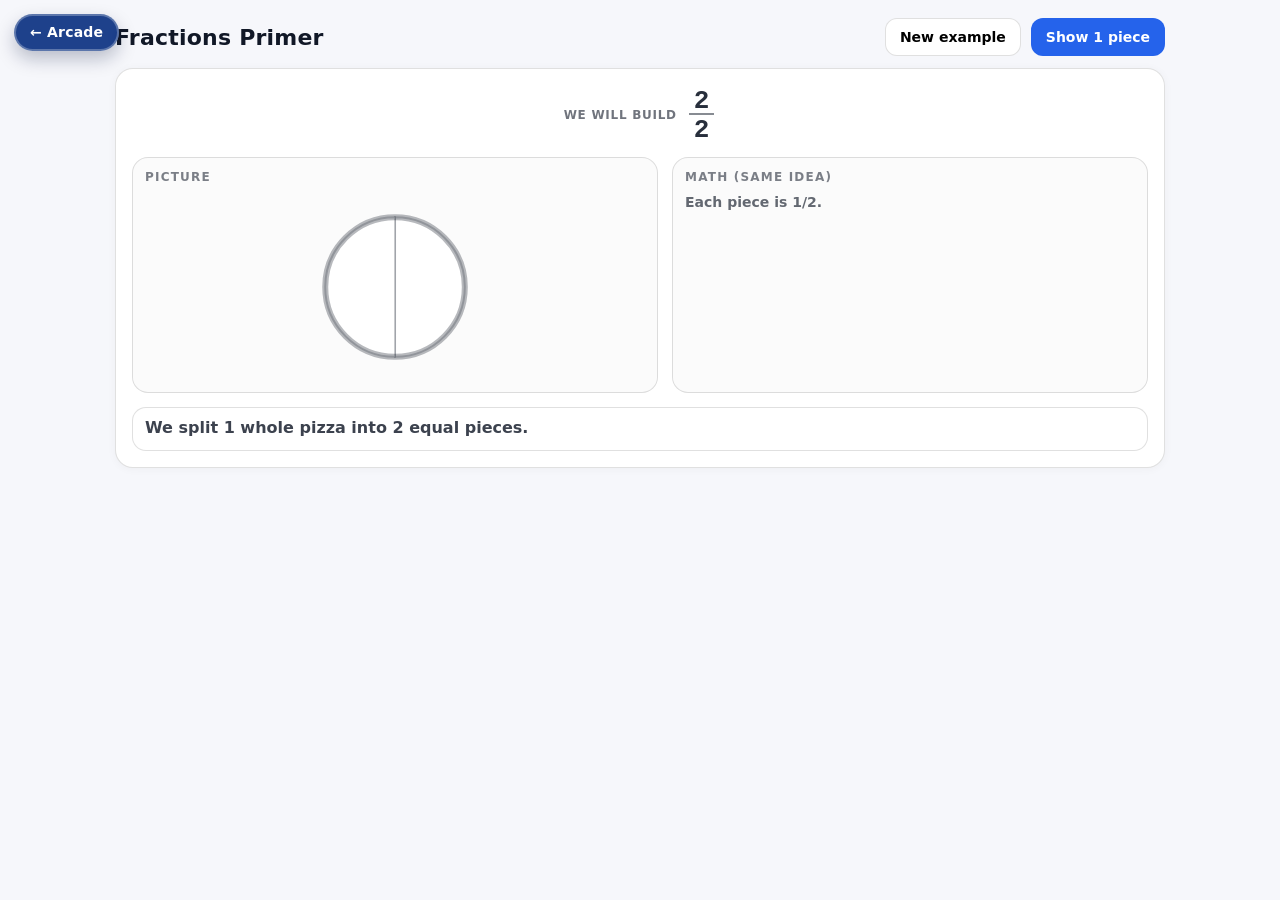
<file: fractions_primer.html>
<!DOCTYPE html>
<html lang="en">
<head>
<meta charset="utf-8" />
<meta name="viewport" content="width=device-width, initial-scale=1" />
<title>Fractions Primer</title>
<style>
  :root{
    --bg:#f6f7fb;
    --panel:#ffffff;
    --border:rgba(0,0,0,0.12);
    --text:#111827;
    --muted:rgba(17,24,39,0.62);
    --accent:#2563eb;
    --sliceFill: rgba(37,99,235,0.55);
    --sliceEmpty: rgba(255,255,255,0.92);
    --sliceStroke: rgba(17,24,39,0.22);

    --mono: ui-monospace, SFMono-Regular, Menlo, Monaco, Consolas, "Liberation Mono","Courier New", monospace;
    --sans: ui-sans-serif, system-ui, -apple-system, Segoe UI, Roboto, Helvetica, Arial;
  }

  body{
    margin:0;
    background:var(--bg);
    color:var(--text);
    font-family:var(--sans);
    display:flex;
    justify-content:center;
    padding:18px;
    user-select:none;
  }

  #app{ width:min(1050px, 100%); }

  #top{
    display:flex;
    gap:12px;
    align-items:center;
    justify-content:space-between;
    flex-wrap:wrap;
    margin-bottom:12px;
  }
  #title{
    font-weight:900;
    font-size:22px;
    letter-spacing:0.01em;
  }

  .btnrow{
    display:flex;
    gap:10px;
    flex-wrap:wrap;
    align-items:center;
    justify-content:flex-end;
  }

  button{
    font-family:var(--sans);
    font-weight:900;
    font-size:14px;
    padding:10px 14px;
    border-radius:12px;
    border:1px solid var(--border);
    background:var(--panel);
    cursor:pointer;
  }
  button.primary{
    background:var(--accent);
    color:white;
    border-color:rgba(37,99,235,0.25);
  }
  button:disabled{ opacity:0.45; cursor:default; }

  #panel{
    background:var(--panel);
    border:1px solid var(--border);
    border-radius:18px;
    padding:16px;
    box-shadow:0 1px 10px rgba(0,0,0,0.04);
  }

  #goalRow{
    display:flex;
    align-items:center;
    justify-content:center;
    gap:10px;
    margin: 2px 0 14px 0;
    flex-wrap:wrap;
  }
  .goalLabel{
    font-weight:900;
    color:rgba(17,24,39,0.60);
    letter-spacing:0.06em;
    text-transform:uppercase;
    font-size:12px;
  }
  .goalFrac{
    font-size:26px;
    font-weight:900;
    color:rgba(17,24,39,0.90);
    display:flex;
    align-items:center;
    gap:8px;
  }

  .frac{
    display:inline-block;
    vertical-align:middle;
    text-align:center;
    margin: 0 2px;
    font-family: var(--mono);
    font-weight: 900;
    line-height: 1.0;
  }
  .frac .top{ display:block; padding:0 5px; transform: translateY(1px); }
  .frac .bottom{
    display:block;
    padding:2px 5px 0 5px;
    border-top:2px solid rgba(17,24,39,0.50);
  }

  #grid{
    display:grid;
    grid-template-columns: 1.05fr 0.95fr;
    gap:14px;
    align-items:stretch;
  }
  @media (max-width: 900px){
    #grid{ grid-template-columns: 1fr; }
  }

  .box{
    border:1px solid var(--border);
    border-radius:16px;
    padding:12px;
    background:rgba(0,0,0,0.015);
  }
  .boxTitle{
    font-size:12px;
    font-weight:900;
    color:rgba(17,24,39,0.55);
    letter-spacing:0.10em;
    text-transform:uppercase;
    margin-bottom:10px;
  }

  #pizzaWrap{
    display:flex;
    justify-content:center;
    align-items:center;
    width:100%;
  }

  svg{
    width:100%;
    max-width:880px;
    height:auto;
    display:block;
  }

  .slice{
    stroke: var(--sliceStroke);
    stroke-width: 2;
    vector-effect: non-scaling-stroke;
    transform-box: fill-box;
    transform-origin: center;
  }
  .filled{ fill: var(--sliceFill); }
  .empty{ fill: var(--sliceEmpty); }
  .crust{
    fill:none;
    stroke: rgba(17,24,39,0.30);
    stroke-width: 6;
    vector-effect: non-scaling-stroke;
  }
  .ghost{
    opacity: 0.30;
    transition: opacity 0.25s ease;
  }
  .solid{
    opacity: 1.0;
    transition: opacity 0.25s ease;
  }
  .pop{
    animation: pop 0.33s ease-out;
  }
  @keyframes pop{
    from{ transform: scale(0.92); opacity: 0.65; }
    to{ transform: scale(1.00); opacity: 1.00; }
  }

  #mathLines{
    display:flex;
    flex-direction:column;
    gap:10px;
    font-weight:900;
    font-size:20px;
    color:rgba(17,24,39,0.90);
  }
  .mathLine{
    font-family: var(--mono);
    line-height:1.25;
    word-break: break-word;
  }
  .muted{
    font-family: var(--sans);
    font-weight:900;
    color:rgba(17,24,39,0.65);
    font-size:14px;
    line-height:1.25;
  }

  #narration{
    margin-top:14px;
    padding:10px 12px;
    border:1px solid var(--border);
    border-radius:14px;
    background:#fff;
    font-weight:900;
    color:rgba(17,24,39,0.82);
    min-height:22px;
  }
</style>
</head>
<body>
<script src="assets/js/fractions_games.js"></script>
<script src="assets/js/fractions_app.js"></script>
<div id="app">
  <div id="top">
    <div id="title">Fractions Primer</div>
    <div class="btnrow">
      <button id="newBtn" type="button">New example</button>
      <button id="nextBtn" class="primary" type="button">Next</button>
    </div>
  </div>

  <div id="panel">
    <div id="goalRow">
      <div class="goalLabel">We will build</div>
      <div class="goalFrac" id="targetFrac">—</div>
    </div>

    <div id="grid">
      <div class="box">
        <div class="boxTitle">Picture</div>
        <div id="pizzaWrap">
          <svg id="pizzaSvg" viewBox="0 0 860 320" aria-label="pizza"></svg>
        </div>
      </div>

      <div class="box">
        <div class="boxTitle">Math (same idea)</div>
        <div id="mathLines">
          <div class="muted" id="mathIntro">—</div>
          <div class="mathLine" id="lineA"></div>
          <div class="mathLine" id="lineB"></div>
          <div class="mathLine" id="lineC"></div>
        </div>
      </div>
    </div>

    <div id="narration">—</div>
  </div>
</div>

<script>
(() => {
  const DENOMS = [2, 3, 4, 5, 6, 8];
  const M_EXTRA = 3;
  const M_CAP = 11;

  const newBtn = document.getElementById('newBtn');
  const nextBtn = document.getElementById('nextBtn');

  const targetFrac = document.getElementById('targetFrac');

  const svg = document.getElementById('pizzaSvg');

  const mathIntro = document.getElementById('mathIntro');
  const lineA = document.getElementById('lineA');
  const lineB = document.getElementById('lineB');
  const lineC = document.getElementById('lineC');

  const narration = document.getElementById('narration');

  function randInt(lo, hi){ return lo + Math.floor(Math.random()*(hi-lo+1)); }
  function randChoice(arr){ return arr[Math.floor(Math.random()*arr.length)]; }

  function fracHTML(num, den){
    return `<span class="frac"><span class="top">${num}</span><span class="bottom">${den}</span></span>`;
  }

  function sumHTML(k, n){
    const f = fracHTML(1, n);
    if (k <= 6){
      return Array(k).fill(f).join(" + ");
    }
    return `${f} + ${f} + … (${k} times)`;
  }

  function clearSvg(){
    while (svg.firstChild) svg.removeChild(svg.firstChild);
  }

  function svgEl(tag, attrs={}){
    const el = document.createElementNS('http://www.w3.org/2000/svg', tag);
    for (const [k,v] of Object.entries(attrs)) el.setAttribute(k, v);
    return el;
  }

  function wedgePath(cx, cy, r, a0, a1){
    const x0 = cx + r*Math.cos(a0);
    const y0 = cy + r*Math.sin(a0);
    const x1 = cx + r*Math.cos(a1);
    const y1 = cy + r*Math.sin(a1);
    const large = ((a1 - a0) > Math.PI) ? 1 : 0;
    return `M ${cx} ${cy} L ${x0} ${y0} A ${r} ${r} 0 ${large} 1 ${x1} ${y1} Z`;
  }

  function drawPizza(cx, cy, r, n, filledCount, groupOpacityClass, popSliceIndex){
    const g = svgEl('g', { class: groupOpacityClass });

    const start = -Math.PI/2;
    const step = 2*Math.PI/n;

    for (let i=0; i<n; i++){
      const a0 = start + i*step;
      const a1 = start + (i+1)*step;
      const d = wedgePath(cx, cy, r, a0, a1);

      const isFilled = (i < filledCount);
      let cls = "slice " + (isFilled ? "filled" : "empty");
      if (isFilled && popSliceIndex === i) cls += " pop";

      g.appendChild(svgEl('path', { d, class: cls }));
    }

    g.appendChild(svgEl('circle', { cx, cy, r, class: "crust" }));
    return g;
  }

  // state
  let n = 4;
  let m = 7;
  let k = 0;       // how many pieces have been taken (0..m)
  let prevK = 0;

  function pickExample(){
    n = randChoice(DENOMS);
    const mMax = Math.min(n + M_EXTRA, 2*n, M_CAP);

    // Always m >= 2 so the "repeated 1/n" idea appears
    const lo = 2;
    const hi = Math.max(lo, mMax);

    // Sometimes pick an improper fraction (m > n), but keep it small.
    if (Math.random() < 0.35 && (n + 1) <= hi){
      m = randInt(n + 1, hi);
    } else {
      m = randInt(lo, Math.min(n, hi));
    }

    k = 0;
    prevK = 0;
    updateAll();
  }

  function updateHeader(){
    targetFrac.innerHTML = fracHTML(m, n);
  }

  function updateNarration(){
    if (k === 0){
      narration.textContent = `We split 1 whole pizza into ${n} equal pieces.`;
      return;
    }
    if (k === 1){
      narration.textContent = `One piece is 1/${n}.`;
      return;
    }
    if (k < m){
      narration.textContent = `Add one more 1/${n}. Now we have ${k} pieces, so that's ${k}/${n}.`;
      return;
    }
    // k === m
    if (m > n){
      narration.textContent = `${m}/${n} means ${m} copies of 1/${n}. It can take more than one whole pizza.`;
    } else {
      narration.textContent = `${m}/${n} means ${m} copies of 1/${n}.`;
    }
  }

  function updateMath(){
    if (k === 0){
      mathIntro.textContent = `Each piece is 1/${n}.`;
      lineA.innerHTML = "";
      lineB.innerHTML = "";
      lineC.innerHTML = "";
      return;
    }

    mathIntro.textContent = `We are adding pieces of size 1/${n}.`;
    lineA.innerHTML = `${k} × ${fracHTML(1, n)}`;
    lineB.innerHTML = `= ${sumHTML(k, n)}`;
    lineC.innerHTML = `= ${fracHTML(k, n)}`;

    if (k === 1){
      // keep it extra clean for the very first meaningful step
      lineA.innerHTML = `${fracHTML(1, n)}`;
      lineB.innerHTML = "";
      lineC.innerHTML = "";
    }
  }

  function updatePizza(){
    clearSvg();

    // layout
    const cy = 160;
    const r = 120;

    const needsTwo = (m > n); // target needs >1 whole

    let cx1 = 430;
    let cx2 = 430;

    if (needsTwo){
      cx1 = 260;
      cx2 = 600;
    }

    // which slice (if any) was just added?
    let popPizza = -1;
    let popSlice = -1;
    if (k > 0 && k === prevK + 1){
      const idx = k - 1;
      popPizza = Math.floor(idx / n);     // 0 or 1
      popSlice = idx % n;
    }

    // filled counts per pizza
    const filled1 = Math.min(k, n);
    const filled2 = Math.max(0, k - n);

    // First pizza always solid
    const g1 = drawPizza(cx1, cy, r, n, filled1, "solid", (popPizza === 0 ? popSlice : -1));
    svg.appendChild(g1);

    if (needsTwo){
      const secondClass = (k <= n) ? "ghost" : "solid";
      const g2 = drawPizza(cx2, cy, r, n, filled2, secondClass, (popPizza === 1 ? popSlice : -1));
      svg.appendChild(g2);
    }
  }

  function updateButtons(){
    if (k === 0){
      nextBtn.textContent = "Show 1 piece";
      nextBtn.disabled = false;
      return;
    }
    if (k < m){
      nextBtn.textContent = `Add one more 1/${n}`;
      nextBtn.disabled = false;
      return;
    }
    nextBtn.textContent = "Done";
    nextBtn.disabled = true;
  }

  function updateAll(){
    updateHeader();
    updateNarration();
    updateMath();
    updatePizza();
    updateButtons();
  }

  function nextStep(){
    if (k >= m) return;
    prevK = k;
    k += 1;
    updateAll();
  }

  newBtn.addEventListener('click', pickExample);
  nextBtn.addEventListener('click', nextStep);

  document.addEventListener('keydown', (e) => {
    if (e.key === "Enter" || e.key === " "){
      e.preventDefault();
      nextStep();
    }
  });

  // init
  pickExample();
})();
</script>
</body>
</html>
</file>
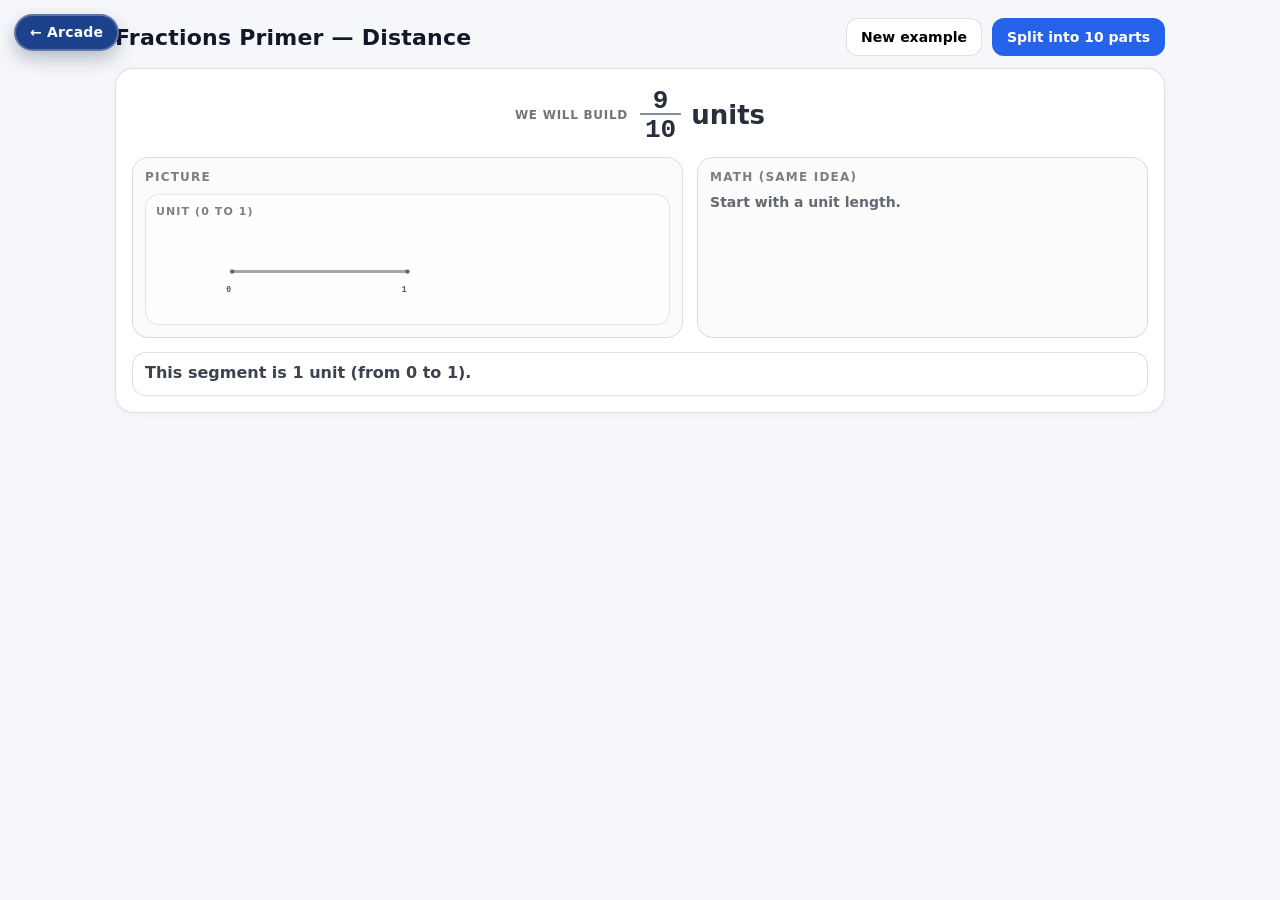
<file: fractions_primer_distance.html>
<!DOCTYPE html>
<html lang="en">
<head>
<meta charset="utf-8" />
<meta name="viewport" content="width=device-width, initial-scale=1" />
<title>Fractions Primer — Distance</title>
<style>
  :root{
    --bg:#f6f7fb;
    --panel:#ffffff;
    --border:rgba(0,0,0,0.12);
    --text:#111827;
    --muted:rgba(17,24,39,0.62);
    --accent:#2563eb;

    --barFill: rgba(37,99,235,0.55);
    --barFillStrong: rgba(37,99,235,0.88);

    --mono: ui-monospace, SFMono-Regular, Menlo, Monaco, Consolas, "Liberation Mono","Courier New", monospace;
    --sans: ui-sans-serif, system-ui, -apple-system, Segoe UI, Roboto, Helvetica, Arial;
  }

  body{
    margin:0;
    background:var(--bg);
    color:var(--text);
    font-family:var(--sans);
    display:flex;
    justify-content:center;
    padding:18px;
    user-select:none;
  }

  #app{ width:min(1050px, 100%); }

  #top{
    display:flex;
    gap:12px;
    align-items:center;
    justify-content:space-between;
    flex-wrap:wrap;
    margin-bottom:12px;
  }
  #title{
    font-weight:900;
    font-size:22px;
    letter-spacing:0.01em;
  }

  .btnrow{
    display:flex;
    gap:10px;
    flex-wrap:wrap;
    align-items:center;
    justify-content:flex-end;
  }

  button{
    font-family:var(--sans);
    font-weight:900;
    font-size:14px;
    padding:10px 14px;
    border-radius:12px;
    border:1px solid var(--border);
    background:var(--panel);
    cursor:pointer;
  }
  button.primary{
    background:var(--accent);
    color:white;
    border-color:rgba(37,99,235,0.25);
  }
  button:disabled{ opacity:0.45; cursor:default; }

  #panel{
    background:var(--panel);
    border:1px solid var(--border);
    border-radius:18px;
    padding:16px;
    box-shadow:0 1px 10px rgba(0,0,0,0.04);
  }

  #goalRow{
    display:flex;
    align-items:center;
    justify-content:center;
    gap:10px;
    margin: 2px 0 14px 0;
    flex-wrap:wrap;
  }
  .goalLabel{
    font-weight:900;
    color:rgba(17,24,39,0.60);
    letter-spacing:0.06em;
    text-transform:uppercase;
    font-size:12px;
  }
  .goalFrac{
    font-size:26px;
    font-weight:900;
    color:rgba(17,24,39,0.90);
    display:flex;
    align-items:center;
    gap:8px;
  }

  .frac{
    display:inline-block;
    vertical-align:middle;
    text-align:center;
    margin: 0 2px;
    font-family: var(--mono);
    font-weight: 900;
    line-height: 1.0;
  }
  .frac .top{ display:block; padding:0 5px; transform: translateY(1px); }
  .frac .bottom{
    display:block;
    padding:2px 5px 0 5px;
    border-top:2px solid rgba(17,24,39,0.50);
  }

  #grid{
    display:grid;
    grid-template-columns: 1.10fr 0.90fr;
    gap:14px;
    align-items:stretch;
  }
  @media (max-width: 900px){
    #grid{ grid-template-columns: 1fr; }
  }

  .box{
    border:1px solid var(--border);
    border-radius:16px;
    padding:12px;
    background:rgba(0,0,0,0.015);
  }
  .boxTitle{
    font-size:12px;
    font-weight:900;
    color:rgba(17,24,39,0.55);
    letter-spacing:0.10em;
    text-transform:uppercase;
    margin-bottom:10px;
  }

  /* visual stack */
  .visualStack{
    display:flex;
    flex-direction:column;
    gap:10px;
  }
  .subbox{
    border:1px solid rgba(0,0,0,0.10);
    border-radius:14px;
    padding:10px;
    background:rgba(255,255,255,0.75);
  }
  .subTitle{
    font-size:11px;
    font-weight:900;
    color:rgba(17,24,39,0.55);
    letter-spacing:0.10em;
    text-transform:uppercase;
    margin:0 0 8px 0;
  }

  svg{
    width:100%;
    height:auto;
    display:block;
  }

  .tick{
    stroke: rgba(17,24,39,0.28);
    stroke-width: 2;
    vector-effect: non-scaling-stroke;
  }
  .tickMinor{
    stroke: rgba(17,24,39,0.18);
    stroke-width: 1.5;
    vector-effect: non-scaling-stroke;
  }
  .axis{
    stroke: rgba(17,24,39,0.38);
    stroke-width: 3;
    vector-effect: non-scaling-stroke;
    stroke-linecap: round;
  }
  .axisLight{
    stroke: rgba(17,24,39,0.22);
    stroke-width: 2.5;
    vector-effect: non-scaling-stroke;
    stroke-linecap: round;
  }
  .majorDot{
    fill: rgba(17,24,39,0.48);
  }
  .numLabel{
    fill: rgba(17,24,39,0.72);
    font-weight: 900;
    font-size: 14px;
    font-family: var(--mono);
  }

  .bar{
    fill: var(--barFill);
  }
  .barStrong{
    fill: var(--barFillStrong);
  }
  .popSeg{
    animation: popSeg 0.30s ease-out;
  }
  @keyframes popSeg{
    from{ opacity: 0.30; }
    to{ opacity: 1.0; }
  }

  #mathLines{
    display:flex;
    flex-direction:column;
    gap:10px;
    font-weight:900;
    font-size:20px;
    color:rgba(17,24,39,0.90);
  }
  .mathLine{
    font-family: var(--mono);
    line-height:1.25;
    word-break: break-word;
  }
  .muted{
    font-family: var(--sans);
    font-weight:900;
    color:rgba(17,24,39,0.65);
    font-size:14px;
    line-height:1.25;
  }

  #narration{
    margin-top:14px;
    padding:10px 12px;
    border:1px solid var(--border);
    border-radius:14px;
    background:#fff;
    font-weight:900;
    color:rgba(17,24,39,0.82);
    min-height:22px;
  }
</style>
</head>
<body>
<script src="assets/js/fractions_games.js"></script>
<script src="assets/js/fractions_app.js"></script>
<div id="app">
  <div id="top">
    <div id="title">Fractions Primer — Distance</div>
    <div class="btnrow">
      <button id="newBtn" type="button">New example</button>
      <button id="nextBtn" class="primary" type="button">Next</button>
    </div>
  </div>

  <div id="panel">
    <div id="goalRow">
      <div class="goalLabel">We will build</div>
      <div class="goalFrac" id="targetFrac">—</div>
    </div>

    <div id="grid">
      <div class="box">
        <div class="boxTitle">Picture</div>

        <div class="visualStack">
          <div class="subbox">
            <div class="subTitle">Unit (0 to 1)</div>
            <svg id="unitSvg" viewBox="0 0 860 150" aria-label="unit"></svg>
          </div>

          <div class="subbox" id="trackBox" style="display:none;">
            <div class="subTitle">Build the distance (0 to 2)</div>
            <svg id="trackSvg" viewBox="0 0 860 170" aria-label="track"></svg>
          </div>
        </div>
      </div>

      <div class="box">
        <div class="boxTitle">Math (same idea)</div>
        <div id="mathLines">
          <div class="muted" id="mathIntro">—</div>
          <div class="mathLine" id="lineA"></div>
          <div class="mathLine" id="lineB"></div>
          <div class="mathLine" id="lineC"></div>
        </div>
      </div>
    </div>

    <div id="narration">—</div>
  </div>
</div>

<script>
(() => {
  const DENOMS = [2, 3, 4, 5, 6, 8, 10, 12];
  const M_EXTRA = 3;
  const M_CAP = 12;

  const newBtn = document.getElementById('newBtn');
  const nextBtn = document.getElementById('nextBtn');

  const targetFrac = document.getElementById('targetFrac');

  const unitSvg = document.getElementById('unitSvg');
  const trackSvg = document.getElementById('trackSvg');
  const trackBox = document.getElementById('trackBox');

  const mathIntro = document.getElementById('mathIntro');
  const lineA = document.getElementById('lineA');
  const lineB = document.getElementById('lineB');
  const lineC = document.getElementById('lineC');

  const narration = document.getElementById('narration');

  function randInt(lo, hi){ return lo + Math.floor(Math.random()*(hi-lo+1)); }
  function randChoice(arr){ return arr[Math.floor(Math.random()*arr.length)]; }

  function fracHTML(num, den){
    return `<span class="frac"><span class="top">${num}</span><span class="bottom">${den}</span></span>`;
  }

  function sumHTML(k, n){
    const f = fracHTML(1, n);
    if (k <= 6){
      return Array(k).fill(f).join(" + ");
    }
    return `${f} + ${f} + … (${k} times)`;
  }

  function clearSvg(svg){
    while (svg.firstChild) svg.removeChild(svg.firstChild);
  }
  function svgEl(tag, attrs={}){
    const el = document.createElementNS('http://www.w3.org/2000/svg', tag);
    for (const [k,v] of Object.entries(attrs)) el.setAttribute(k, v);
    return el;
  }
  function textEl(svg, x, y, txt, cls){
    const t = svgEl('text', {x, y, class: cls});
    t.textContent = txt;
    svg.appendChild(t);
  }

  // layout constants (shared)
  const X0 = 130;
  const UNIT_PX = 300;
  const TRACK_UNITS = 2;
  const TRACK_W = UNIT_PX * TRACK_UNITS;

  // unit svg positions
  const UNIT_Y = 78;
  const UNIT_BAR_Y = 40;
  const BAR_H = 14;

  // track svg positions
  const TRACK_Y = 92;
  const TRACK_BAR_Y = 52;

  // state
  let n = 4;
  let m = 7;

  // stage:
  // 0 = show unit only (no ticks), track hidden
  // 1 = show split on unit + highlight 1/n, track hidden
  // 2 = show track and build k/n by adding 1/n repeatedly
  let stage = 0;

  let k = 0;       // built pieces on track (only stage>=2)
  let prevK = 0;

  function pickExample(){
    n = randChoice(DENOMS);

    const mMax = Math.min(n + M_EXTRA, 2*n, M_CAP);
    const lo = 2;
    const hi = Math.max(lo, mMax);

    if (Math.random() < 0.40 && (n + 1) <= hi){
      m = randInt(n + 1, hi);
    } else {
      m = randInt(lo, Math.min(n, hi));
    }

    stage = 0;
    k = 0;
    prevK = 0;

    updateAll();
  }

  function updateHeader(){
    targetFrac.innerHTML = fracHTML(m, n) + " units";
  }

  function updateButtons(){
    if (stage === 0){
      nextBtn.textContent = `Split into ${n} parts`;
      nextBtn.disabled = false;
      return;
    }
    if (stage === 1){
      nextBtn.textContent = `Add ${1}/${n}`; // will render as "Add 1/6" etc (JS concatenates numbers)
      nextBtn.textContent = `Add 1/${n}`;
      nextBtn.disabled = false;
      return;
    }
    // stage === 2
    if (k < m){
      nextBtn.textContent = `Add 1/${n}`;
      nextBtn.disabled = false;
      return;
    }
    nextBtn.textContent = "Done";
    nextBtn.disabled = true;
  }

  function updateNarration(){
    if (stage === 0){
      narration.textContent = "This segment is 1 unit (from 0 to 1).";
      return;
    }
    if (stage === 1){
      narration.textContent = `We split 1 unit into ${n} equal parts. One part is 1/${n} of a unit.`;
      return;
    }
    // stage === 2
    if (k === 1 && m === 1){
      narration.textContent = `We have 1/${n} unit.`;
      return;
    }
    if (k < m){
      narration.textContent = `We added one more 1/${n}. Now the distance is ${k}/${n} units.`;
      return;
    }
    // k === m
    if (m > n){
      narration.textContent = `${m}/${n} units means ${m} copies of 1/${n}. That can be more than 1 unit.`;
    } else {
      narration.textContent = `${m}/${n} units means ${m} copies of 1/${n}.`;
    }
  }

  function updateMath(){
    if (stage === 0){
      mathIntro.textContent = "Start with a unit length.";
      lineA.innerHTML = "";
      lineB.innerHTML = "";
      lineC.innerHTML = "";
      return;
    }

    if (stage === 1){
      mathIntro.textContent = `One part is 1/${n} of a unit.`;
      lineA.innerHTML = `${fracHTML(1, n)}`;
      lineB.innerHTML = "";
      lineC.innerHTML = "";
      return;
    }

    // stage === 2
    mathIntro.textContent = `We add pieces of size 1/${n}.`;
    if (k === 1){
      lineA.innerHTML = `${fracHTML(1, n)}`;
      lineB.innerHTML = "";
      lineC.innerHTML = "";
      return;
    }
    lineA.innerHTML = `${k} × ${fracHTML(1, n)}`;
    lineB.innerHTML = `= ${sumHTML(k, n)}`;
    lineC.innerHTML = `= ${fracHTML(k, n)}`;
  }

  function drawUnit(){
    clearSvg(unitSvg);

    const xA = X0;
    const xB = X0 + UNIT_PX;

    // axis
    unitSvg.appendChild(svgEl('line', {x1:xA, y1:UNIT_Y, x2:xB, y2:UNIT_Y, class:"axis"}));
    unitSvg.appendChild(svgEl('circle', {cx:xA, cy:UNIT_Y, r:4, class:"majorDot"}));
    unitSvg.appendChild(svgEl('circle', {cx:xB, cy:UNIT_Y, r:4, class:"majorDot"}));

    // numbers
    textEl(unitSvg, xA - 10, UNIT_Y + 34, "0", "numLabel");
    textEl(unitSvg, xB - 10, UNIT_Y + 34, "1", "numLabel");

    if (stage === 0) return;

    // ticks + highlight first segment
    const step = UNIT_PX / n;

    for (let i=0; i<=n; i++){
      const x = xA + i*step;
      const cls = (i===0 || i===n) ? "tick" : "tickMinor";
      const h = (i===0 || i===n) ? 18 : 12;
      unitSvg.appendChild(svgEl('line', {x1:x, y1:UNIT_Y - h, x2:x, y2:UNIT_Y + h, class:cls}));
    }

    unitSvg.appendChild(svgEl('rect', {
      x: xA,
      y: UNIT_BAR_Y,
      width: step,
      height: BAR_H,
      rx: 7, ry: 7,
      class: "bar"
    }));

    // label 1/n with actual number
    textEl(unitSvg, xA, UNIT_BAR_Y - 8, `1/${n}`, "numLabel");
  }

  function drawTrack(){
    clearSvg(trackSvg);

    // only show track when stage >= 2
    if (stage < 2) return;

    const xA = X0;
    const xB = X0 + TRACK_W;

    // baseline
    trackSvg.appendChild(svgEl('line', {x1:xA, y1:TRACK_Y, x2:xB, y2:TRACK_Y, class:"axisLight"}));

    // major points at 0,1,2
    for (let u=0; u<=TRACK_UNITS; u++){
      const x = xA + u*UNIT_PX;
      trackSvg.appendChild(svgEl('circle', {cx:x, cy:TRACK_Y, r:4, class:"majorDot"}));
      textEl(trackSvg, x - 10, TRACK_Y + 34, String(u), "numLabel");
      trackSvg.appendChild(svgEl('line', {x1:x, y1:TRACK_Y - 18, x2:x, y2:TRACK_Y + 18, class:"tick"}));
    }

    // minor ticks
    const step = UNIT_PX / n;
    const totalSteps = TRACK_UNITS * n;
    for (let i=0; i<=totalSteps; i++){
      const x = xA + i*step;
      if (i % n === 0) continue;
      trackSvg.appendChild(svgEl('line', {x1:x, y1:TRACK_Y - 12, x2:x, y2:TRACK_Y + 12, class:"tickMinor"}));
    }

    // bar
    if (k <= 0) return;

    const len = (k/n) * UNIT_PX;

    trackSvg.appendChild(svgEl('rect', {
      x: xA,
      y: TRACK_BAR_Y,
      width: len,
      height: BAR_H,
      rx: 7, ry: 7,
      class: "bar"
    }));

    // highlight newly added segment
    if (k === prevK + 1){
      const segX = xA + (prevK/n) * UNIT_PX;
      trackSvg.appendChild(svgEl('rect', {
        x: segX,
        y: TRACK_BAR_Y,
        width: step,
        height: BAR_H,
        rx: 7, ry: 7,
        class: "barStrong popSeg"
      }));
    }

    // label k/n
    const endX = xA + len;
    textEl(trackSvg, Math.max(xA, endX - 18), TRACK_BAR_Y - 10, `${k}/${n}`, "numLabel");
  }

  function updateTrackVisibility(){
    trackBox.style.display = (stage >= 2) ? "block" : "none";
  }

  function updateAll(){
    updateHeader();
    updateButtons();
    updateNarration();
    updateMath();
    updateTrackVisibility();
    drawUnit();
    drawTrack();
  }

  function nextStep(){
    if (stage === 0){
      stage = 1;
      updateAll();
      return;
    }
    if (stage === 1){
      stage = 2;
      prevK = 0;
      k = 1;
      updateAll();
      return;
    }
    // stage === 2
    if (k >= m) return;
    prevK = k;
    k += 1;
    updateAll();
  }

  newBtn.addEventListener('click', pickExample);
  nextBtn.addEventListener('click', nextStep);

  document.addEventListener('keydown', (e) => {
    if (e.key === "Enter" || e.key === " "){
      e.preventDefault();
      nextStep();
    }
  });

  pickExample();
})();
</script>
</body>
</html>
</file>
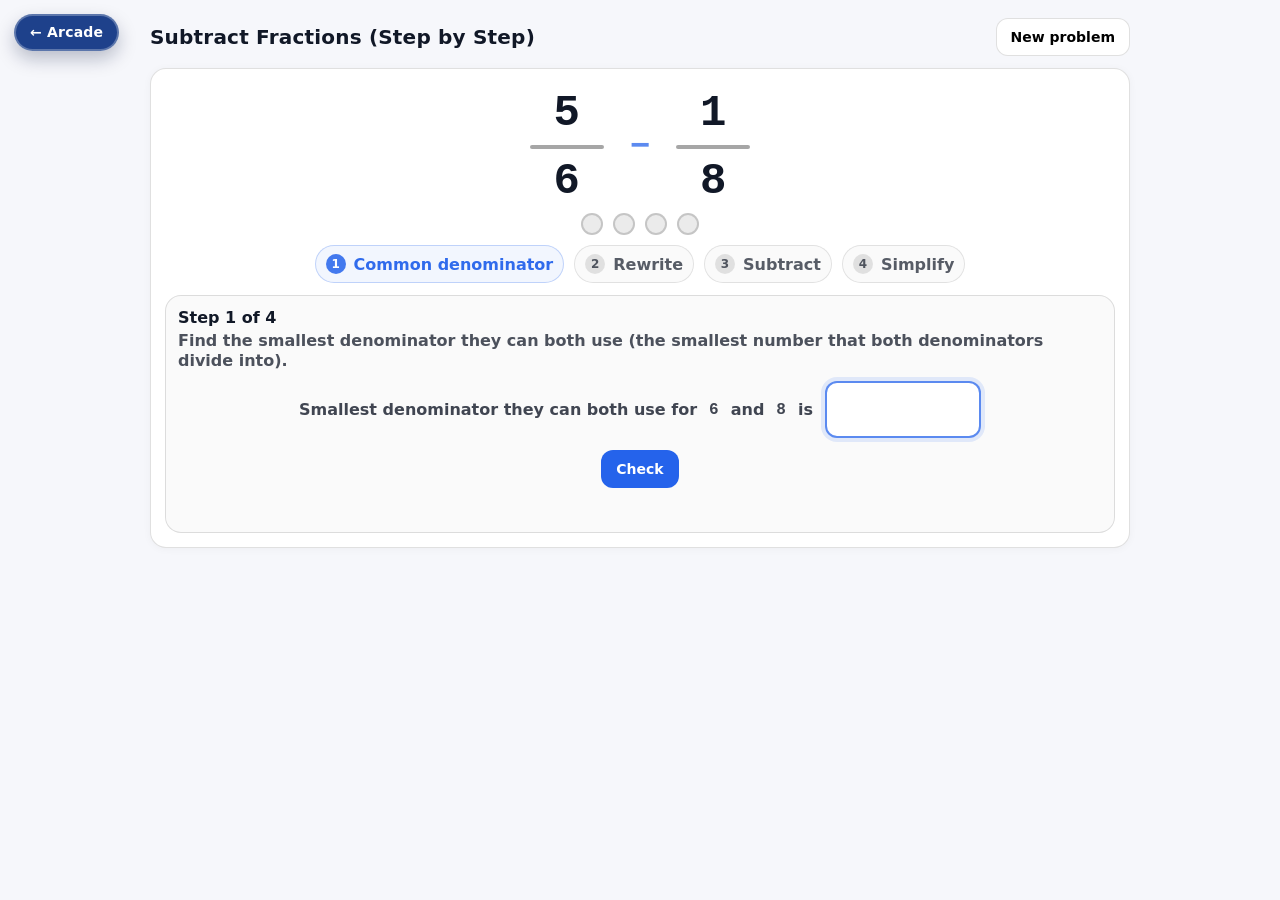
<file: fractions_subtraction.html>
<!DOCTYPE html>
<html lang="en">
<head>
<meta charset="utf-8">
<meta name="viewport" content="width=device-width, initial-scale=1">
<title>Subtract Fractions (Step by Step)</title>
<style>
  :root{
    --bg:#f6f7fb;
    --panel:#ffffff;
    --border:rgba(0,0,0,0.12);
    --text:#111827;
    --muted:rgba(17,24,39,0.65);
    --accent:#2563eb;
    --good:#16a34a;
    --bad:#dc2626;
    --warn:#f59e0b;
    --mono: ui-monospace, SFMono-Regular, Menlo, Monaco, Consolas, "Liberation Mono","Courier New", monospace;
    --sans: ui-sans-serif, system-ui, -apple-system, Segoe UI, Roboto, Helvetica, Arial;
  }

  body{
    margin:0;
    background:var(--bg);
    color:var(--text);
    font-family:var(--sans);
    display:flex;
    justify-content:center;
    padding:18px;
  }

  #celebration-area{
    position:fixed; inset:0;
    pointer-events:none;
    z-index:10;
    overflow:hidden;
  }

  #app{ width:min(980px, 100%); }

  #top{
    display:flex;
    gap:12px;
    align-items:center;
    justify-content:space-between;
    flex-wrap:wrap;
    margin-bottom:12px;
  }
  #title{
    font-weight:900;
    font-size:20px;
    letter-spacing:0.01em;
  }
  button{
    font-family:var(--sans);
    font-weight:900;
    font-size:14px;
    padding:10px 14px;
    border-radius:12px;
    border:1px solid var(--border);
    background:var(--panel);
    cursor:pointer;
    user-select:none;
  }
  button.primary{
    background:var(--accent);
    color:white;
    border-color:rgba(37,99,235,0.25);
  }
  button:disabled{ opacity:0.45; cursor:default; }

  #panel{
    background:var(--panel);
    border:1px solid var(--border);
    border-radius:16px;
    padding:14px;
    box-shadow:0 1px 8px rgba(0,0,0,0.04);
  }

  /* lights */
  #lightsRow{
    display:flex;
    gap:10px;
    align-items:center;
    justify-content:center;
    margin: 6px 0 10px 0;
  }
  .light{
    width:18px; height:18px;
    border-radius:50%;
    border:2px solid rgba(0,0,0,0.16);
    background:rgba(0,0,0,0.08);
  }
  .light.green{ background:rgba(22,163,74,0.75); border-color:rgba(22,163,74,0.55); }
  .light.yellow{ background:rgba(245,158,11,0.85); border-color:rgba(245,158,11,0.65); }
  .light.red{ background:rgba(220,38,38,0.78); border-color:rgba(220,38,38,0.60); }

  /* problem row */
  #problemRow{
    display:flex;
    justify-content:center;
    align-items:center;
    gap:18px;
    flex-wrap:wrap;
    padding:6px 0 2px 0;
  }
  .op{
    font-family:var(--mono);
    font-weight:900;
    font-size:34px;
    color:rgba(37,99,235,0.75);
  }
  .frac{
    display:flex;
    flex-direction:column;
    align-items:center;
    min-width:90px;
  }
  .frac .num, .frac .den{
    font-family:var(--mono);
    font-weight:900;
    font-size:44px;
    line-height:1.0;
    min-height:48px;
    display:flex;
    align-items:center;
    justify-content:center;
  }
  .frac .bar{
    width:74px;
    height:4px;
    background:rgba(0,0,0,0.35);
    border-radius:3px;
    margin:8px 0;
  }

  /* stepper */
  #stepper{
    display:flex;
    gap:10px;
    justify-content:center;
    flex-wrap:wrap;
    margin: 10px 0 12px 0;
  }
  .stepItem{
    display:flex;
    align-items:center;
    gap:8px;
    padding:8px 10px;
    border-radius:999px;
    border:1px solid rgba(0,0,0,0.10);
    background:rgba(0,0,0,0.02);
    color:rgba(17,24,39,0.70);
    font-weight:900;
    user-select:none;
  }
  .stepItem .dot{
    width:20px;
    height:20px;
    border-radius:50%;
    background:rgba(0,0,0,0.10);
    display:flex;
    align-items:center;
    justify-content:center;
    font-size:12px;
    font-weight:900;
  }
  .stepItem.active{
    border-color: rgba(37,99,235,0.25);
    background: rgba(37,99,235,0.06);
    color: rgba(37,99,235,0.95);
  }
  .stepItem.active .dot{
    background: rgba(37,99,235,0.85);
    color:#fff;
  }
  .stepItem.done{
    border-color: rgba(22,163,74,0.25);
    background: rgba(22,163,74,0.06);
    color: rgba(22,163,74,0.95);
  }
  .stepItem.done .dot{
    background: rgba(22,163,74,0.85);
    color:#fff;
  }

  /* step card */
  #stepCard{
    border:1px solid var(--border);
    border-radius:16px;
    padding:12px;
    background:rgba(0,0,0,0.02);
  }
  #stepTitle{
    font-weight:900;
    font-size:16px;
    margin-bottom:4px;
  }
  #stepPrompt{
    font-weight:900;
    color:rgba(17,24,39,0.75);
    margin-bottom:10px;
    line-height:1.25;
  }

  .stepBlock{ display:none; }
  .stepBlock.active{ display:block; }

  .eqLine{
    display:flex;
    gap:12px;
    flex-wrap:wrap;
    align-items:center;
    justify-content:center;
    margin: 6px 0;
    font-weight:900;
    color:rgba(17,24,39,0.80);
  }
  .mono{ font-family:var(--mono); }

  .ans{
    width:140px;
    font-family:var(--mono);
    font-weight:900;
    font-size:36px;
    text-align:center;
    border:2px solid rgba(37,99,235,0.35);
    border-radius:12px;
    padding:6px 6px;
    outline:none;
    background:#fff;
  }
  .ans.small{ width:120px; }
  .ans:focus{
    border-color: rgba(37,99,235,0.75);
    box-shadow: 0 0 0 4px rgba(37,99,235,0.12);
  }
  .ans.disabled{ opacity:0.65; pointer-events:none; }

  #actions{
    display:flex;
    gap:10px;
    flex-wrap:wrap;
    justify-content:center;
    margin-top:12px;
  }

  #status{
    text-align:center;
    font-weight:900;
    min-height:22px;
    margin-top:10px;
    color:var(--muted);
  }
  #status.good{ color:var(--good); }
  #status.bad{ color:var(--bad); }
  #status.warn{ color:rgba(161,98,7,0.95); }

  #hintBox{
    margin-top:10px;
    border:1px solid var(--border);
    border-radius:14px;
    padding:10px 12px;
    background:#fff;
    display:none;
  }
  #hintTitle{
    font-size:12px;
    font-weight:900;
    color:var(--muted);
    letter-spacing:0.06em;
    text-transform:uppercase;
    margin-bottom:6px;
  }
  #hintText{
    font-weight:900;
    color:rgba(17,24,39,0.82);
    line-height:1.25;
  }

  /* balloons */
  .balloon{
    position:absolute;
    bottom:-100px;
    width:40px;
    height:50px;
    border-radius:50%;
    opacity:0.92;
    animation: floatUp 3.8s ease-in forwards;
    box-shadow: inset 0 0 10px rgba(0,0,0,0.18);
  }
  @keyframes floatUp{
    0% { transform: translateY(0) rotate(0deg); opacity: 1; }
    100% { transform: translateY(-120vh) rotate(18deg); opacity: 0; }
  }
</style>
</head>
<body>
<script src="assets/js/fractions_games.js"></script>
<script src="assets/js/fractions_app.js"></script>

<div id="celebration-area"></div>

<div id="app">
  <div id="top">
    <div id="title">Subtract Fractions (Step by Step)</div>
    <button id="newBtn" type="button">New problem</button>
  </div>

  <div id="panel">
    <div id="problemRow" aria-label="problem">
      <div class="frac" aria-label="first fraction">
        <div class="num" id="aOut">—</div>
        <div class="bar"></div>
        <div class="den" id="bOut">—</div>
      </div>
      <div class="op">−</div>
      <div class="frac" aria-label="second fraction">
        <div class="num" id="cOut">—</div>
        <div class="bar"></div>
        <div class="den" id="dOut">—</div>
      </div>
    </div>

    <div id="lightsRow" aria-label="progress lights"></div>

    <div id="stepper" aria-label="steps">
      <div class="stepItem active" id="st1"><div class="dot">1</div>Common denominator</div>
      <div class="stepItem" id="st2"><div class="dot">2</div>Rewrite</div>
      <div class="stepItem" id="st3"><div class="dot">3</div>Subtract</div>
      <div class="stepItem" id="st4"><div class="dot">4</div>Simplify</div>
    </div>

    <div id="stepCard">
      <div id="stepTitle">Step 1</div>
      <div id="stepPrompt"></div>

      <!-- Step 1 -->
      <div class="stepBlock active" id="step1">
        <div class="eqLine">
          <span>Smallest denominator they can both use for</span>
          <span class="mono" id="den1">—</span>
          <span>and</span>
          <span class="mono" id="den2">—</span>
          <span>is</span>
          <input id="cdIn" class="ans" type="text" inputmode="numeric" pattern="[0-9]*" aria-label="common denominator input">
        </div>
      </div>

      <!-- Step 2 -->
      <div class="stepBlock" id="step2">
        <div class="eqLine">
          <div class="frac" aria-label="left original">
            <div class="num" id="a2_left_num">—</div>
            <div class="bar"></div>
            <div class="den" id="a2_left_den">—</div>
          </div>
          <span class="op">=</span>
          <div class="frac" aria-label="left rewritten">
            <div class="num"><input id="aNewIn" class="ans small" type="text" inputmode="numeric" pattern="[0-9]*" aria-label="left new numerator"></div>
            <div class="bar"></div>
            <div class="den" id="cdOut2a">—</div>
          </div>
        </div>

        <div class="eqLine" style="margin-top:10px;">
          <div class="frac" aria-label="right original">
            <div class="num" id="c2_left_num">—</div>
            <div class="bar"></div>
            <div class="den" id="c2_left_den">—</div>
          </div>
          <span class="op">=</span>
          <div class="frac" aria-label="right rewritten">
            <div class="num"><input id="cNewIn" class="ans small" type="text" inputmode="numeric" pattern="[0-9]*" aria-label="right new numerator"></div>
            <div class="bar"></div>
            <div class="den" id="cdOut2c">—</div>
          </div>
        </div>
      </div>

      <!-- Step 3 -->
      <div class="stepBlock" id="step3">
        <div class="eqLine">
          <div class="frac" aria-label="left converted">
            <div class="num" id="aConvOut">—</div>
            <div class="bar"></div>
            <div class="den" id="cdOut3a">—</div>
          </div>
          <span class="op">−</span>
          <div class="frac" aria-label="right converted">
            <div class="num" id="cConvOut">—</div>
            <div class="bar"></div>
            <div class="den" id="cdOut3c">—</div>
          </div>
          <span class="op">=</span>
          <div class="frac" aria-label="difference">
            <div class="num"><input id="diffNumIn" class="ans small" type="text" inputmode="numeric" pattern="[0-9]*" aria-label="difference numerator"></div>
            <div class="bar"></div>
            <div class="den" id="cdOut3diff">—</div>
          </div>
        </div>
      </div>

      <!-- Step 4 -->
      <div class="stepBlock" id="step4">
        <div class="eqLine">
          <div class="frac" aria-label="unsimplified difference">
            <div class="num" id="diffNumOut4">—</div>
            <div class="bar"></div>
            <div class="den" id="diffDenOut4">—</div>
          </div>
          <span class="op">=</span>
          <div class="frac" aria-label="simplified">
            <div class="num"><input id="simpNumIn" class="ans small" type="text" inputmode="numeric" pattern="[0-9]*" aria-label="simplified numerator"></div>
            <div class="bar"></div>
            <div class="den"><input id="simpDenIn" class="ans small" type="text" inputmode="numeric" pattern="[0-9]*" aria-label="simplified denominator"></div>
          </div>
        </div>
        <div class="eqLine" style="margin-top:10px; font-weight:900; color:rgba(17,24,39,0.70);">
          <span>If it cannot be simplified, copy the same fraction.</span>
        </div>
      </div>

      <div id="actions">
        <button id="checkBtn" class="primary" type="button">Check</button>
      </div>

      <div id="status"></div>

      <div id="hintBox">
        <div id="hintTitle">Hint</div>
        <div id="hintText"></div>
      </div>
    </div>
  </div>
</div>

<script>
(() => {
  const DENOMS = [2, 3, 4, 5, 6, 8, 10, 12];
  const LCM_MAX = 60;

  const celebrationArea = document.getElementById('celebration-area');
  const lightsRow = document.getElementById('lightsRow');

  const aOut = document.getElementById('aOut');
  const bOut = document.getElementById('bOut');
  const cOut = document.getElementById('cOut');
  const dOut = document.getElementById('dOut');

  const st1 = document.getElementById('st1');
  const st2 = document.getElementById('st2');
  const st3 = document.getElementById('st3');
  const st4 = document.getElementById('st4');

  const stepTitle = document.getElementById('stepTitle');
  const stepPrompt = document.getElementById('stepPrompt');

  const step1 = document.getElementById('step1');
  const step2 = document.getElementById('step2');
  const step3 = document.getElementById('step3');
  const step4 = document.getElementById('step4');

  const cdIn = document.getElementById('cdIn');
  const den1 = document.getElementById('den1');
  const den2 = document.getElementById('den2');

  const a2_left_num = document.getElementById('a2_left_num');
  const a2_left_den = document.getElementById('a2_left_den');
  const c2_left_num = document.getElementById('c2_left_num');
  const c2_left_den = document.getElementById('c2_left_den');

  const aNewIn = document.getElementById('aNewIn');
  const cNewIn = document.getElementById('cNewIn');
  const cdOut2a = document.getElementById('cdOut2a');
  const cdOut2c = document.getElementById('cdOut2c');

  const aConvOut = document.getElementById('aConvOut');
  const cConvOut = document.getElementById('cConvOut');
  const cdOut3a = document.getElementById('cdOut3a');
  const cdOut3c = document.getElementById('cdOut3c');
  const cdOut3diff = document.getElementById('cdOut3diff');
  const diffNumIn = document.getElementById('diffNumIn');

  const diffNumOut4 = document.getElementById('diffNumOut4');
  const diffDenOut4 = document.getElementById('diffDenOut4');
  const simpNumIn = document.getElementById('simpNumIn');
  const simpDenIn = document.getElementById('simpDenIn');

  const checkBtn = document.getElementById('checkBtn');
  const newBtn = document.getElementById('newBtn');

  const status = document.getElementById('status');
  const hintBox = document.getElementById('hintBox');
  const hintText = document.getElementById('hintText');

  function triggerCelebration(){
    const colors = ['#ef4444', '#2563eb', '#16a34a', '#f59e0b', '#a855f7'];
    for (let i=0; i<15; i++){
      const b = document.createElement('div');
      b.className = 'balloon';
      b.style.left = (Math.random()*94) + '%';
      b.style.background = colors[Math.floor(Math.random()*colors.length)];
      b.style.animationDuration = (3 + Math.random()*1.6) + 's';
      celebrationArea.appendChild(b);
      setTimeout(() => { try { b.remove(); } catch(_){} }, 5200);
    }
  }

  function buildLights(){
    lightsRow.innerHTML = "";
    for (let i=0; i<4; i++){
      const d = document.createElement('div');
      d.className = "light";
      d.id = `light_${i}`;
      lightsRow.appendChild(d);
    }
  }
  function colorForAttempts(at){
    if (at <= 0) return "green";
    if (at === 1) return "yellow";
    return "red";
  }
  function refreshLights(){
    for (let i=0; i<4; i++){
      const el = document.getElementById(`light_${i}`);
      if (!el) continue;
      el.classList.remove('green','yellow','red');

      const done = !!state.done[i];
      const isCurrent = (i === (state.step - 1));
      const at = state.attempts[i] || 0;

      if (done){
        el.classList.add(colorForAttempts(at));
      } else if (isCurrent && at > 0){
        el.classList.add(colorForAttempts(at));
      }
    }
  }

  function gcd(a,b){
    a = Math.abs(a); b = Math.abs(b);
    while (b){ const t = a % b; a = b; b = t; }
    return a || 1;
  }
  function lcm(a,b){ return Math.abs(a*b) / gcd(a,b); }
  function randChoice(arr){ return arr[Math.floor(Math.random()*arr.length)]; }
  function randInt(lo, hi){ return lo + Math.floor(Math.random()*(hi-lo+1)); }

  function cleanDigits(el){
    el.value = el.value.replace(/[^\d]/g,'');
  }
  [cdIn, aNewIn, cNewIn, diffNumIn, simpNumIn, simpDenIn].forEach(el => {
    el.addEventListener('input', () => cleanDigits(el));
  });

  function setStatus(text, cls=""){
    status.textContent = text;
    status.classList.remove('good','bad','warn');
    if (cls) status.classList.add(cls);
  }
  function showHint(text){
    hintText.textContent = text;
    hintBox.style.display = 'block';
  }
  function hideHint(){
    hintBox.style.display = 'none';
    hintText.textContent = "";
  }

  const state = {
    a:0,b:0,c:0,d:0,
    cd:0,
    aConv:0,cConv:0,
    diffNum:0,diffDen:0,
    simpNum:0,simpDen:0,
    step:1,
    attempts:[0,0,0,0],
    done:[false,false,false,false],
  };

  function updateStepper(){
    const items = [st1,st2,st3,st4];
    for (let i=0; i<4; i++){
      items[i].classList.remove('active','done');
      if (state.done[i]) items[i].classList.add('done');
      if ((i+1) === state.step) items[i].classList.add('active');
    }
    refreshLights();
  }

  function showStep(n){
    state.step = n;
    updateStepper();
    hideHint();
    setStatus("");

    step1.classList.remove('active');
    step2.classList.remove('active');
    step3.classList.remove('active');
    step4.classList.remove('active');

    if (n === 1){
      stepTitle.textContent = "Step 1 of 4";
      stepPrompt.textContent = "Find the smallest denominator they can both use (the smallest number that both denominators divide into).";
      step1.classList.add('active');
      cdIn.focus();
    }
    if (n === 2){
      stepTitle.textContent = "Step 2 of 4";
      stepPrompt.textContent = "Rewrite both fractions using the common denominator (multiply top and bottom by the same number).";
      step2.classList.add('active');
      aNewIn.focus();
    }
    if (n === 3){
      stepTitle.textContent = "Step 3 of 4";
      stepPrompt.textContent = "Now the denominators match. Subtract the numerators.";
      step3.classList.add('active');
      diffNumIn.focus();
    }
    if (n === 4){
      stepTitle.textContent = "Step 4 of 4";
      stepPrompt.textContent = "Simplify if possible (divide top and bottom by the same whole number).";
      step4.classList.add('active');
      simpNumIn.focus();
    }
  }

  function fillProblemUI(){
    aOut.textContent = String(state.a);
    bOut.textContent = String(state.b);
    cOut.textContent = String(state.c);
    dOut.textContent = String(state.d);

    den1.textContent = String(state.b);
    den2.textContent = String(state.d);

    // step 2 originals
    a2_left_num.textContent = String(state.a);
    a2_left_den.textContent = String(state.b);
    c2_left_num.textContent = String(state.c);
    c2_left_den.textContent = String(state.d);

    // common denominator displays
    cdOut2a.textContent = String(state.cd);
    cdOut2c.textContent = String(state.cd);

    // step 3 fixed denominators
    cdOut3a.textContent = String(state.cd);
    cdOut3c.textContent = String(state.cd);
    cdOut3diff.textContent = String(state.cd);

    // step 4 difference
    diffNumOut4.textContent = String(state.diffNum);
    diffDenOut4.textContent = String(state.diffDen);
  }

  function clearInputs(){
    cdIn.value = "";
    aNewIn.value = "";
    cNewIn.value = "";
    diffNumIn.value = "";
    simpNumIn.value = "";
    simpDenIn.value = "";
  }

  function generateProblem(){
    for (let tries=0; tries<700; tries++){
      let b = randChoice(DENOMS);
      let d = randChoice(DENOMS);

      let a = randInt(1, b-1);
      let c = randInt(1, d-1);

      if (gcd(a,b) !== 1) continue;
      if (gcd(c,d) !== 1) continue;

      let cd = lcm(b,d);
      if (!Number.isFinite(cd) || cd > LCM_MAX) continue;

      // convert
      let aConv = a * (cd / b);
      let cConv = c * (cd / d);

      // ensure nonnegative result; swap if needed
      if (aConv < cConv){
        [a, c] = [c, a];
        [b, d] = [d, b];

        cd = lcm(b,d);
        if (!Number.isFinite(cd) || cd > LCM_MAX) continue;

        aConv = a * (cd / b);
        cConv = c * (cd / d);

        if (aConv < cConv) continue;
      }

      const diffNum = aConv - cConv;
      const diffDen = cd;

      const g = gcd(diffNum, diffDen);
      const simpNum = diffNum / g;
      const simpDen = diffDen / g;

      state.a = a; state.b = b; state.c = c; state.d = d;
      state.cd = cd;
      state.aConv = aConv;
      state.cConv = cConv;
      state.diffNum = diffNum;
      state.diffDen = diffDen;
      state.simpNum = simpNum;
      state.simpDen = simpDen;

      state.step = 1;
      state.attempts = [0,0,0,0];
      state.done = [false,false,false,false];

      clearInputs();
      fillProblemUI();
      showStep(1);
      checkBtn.disabled = false;
      checkBtn.textContent = "Check";
      return;
    }

    // fallback: 3/4 - 1/2 = 1/4
    state.a=3; state.b=4; state.c=1; state.d=2;
    state.cd = lcm(4,2); // 4
    state.aConv = 3;
    state.cConv = 2;
    state.diffNum = 1;
    state.diffDen = 4;
    state.simpNum = 1;
    state.simpDen = 4;

    state.step=1;
    state.attempts=[0,0,0,0];
    state.done=[false,false,false,false];

    clearInputs();
    fillProblemUI();
    showStep(1);
    checkBtn.disabled = false;
    checkBtn.textContent = "Check";
  }

  function parseIntOrNull(s){
    const t = (s || "").trim();
    if (!t) return null;
    const v = parseInt(t,10);
    return Number.isFinite(v) ? v : null;
  }

  function checkStep(){
    if (state.step === 1){
      const v = parseIntOrNull(cdIn.value);
      if (v === null){
        setStatus("Type a number first.", "warn");
        return;
      }
      if (v === state.cd){
        state.done[0] = true;
        setStatus("Correct.", "good");
        triggerCelebration();
        showStep(2);
        return;
      }
      state.attempts[0] += 1;
      refreshLights();
      setStatus("Not yet. Try again.", "warn");
      showHint(`List multiples of ${state.b} and multiples of ${state.d} until you find the first number that appears in both lists.`);
      return;
    }

    if (state.step === 2){
      const v1 = parseIntOrNull(aNewIn.value);
      const v2 = parseIntOrNull(cNewIn.value);
      if (v1 === null || v2 === null){
        setStatus("Fill both numerators first.", "warn");
        return;
      }
      if (v1 === state.aConv && v2 === state.cConv){
        state.done[1] = true;
        setStatus("Correct.", "good");
        triggerCelebration();

        // fill step 3 displays
        aConvOut.textContent = String(state.aConv);
        cConvOut.textContent = String(state.cConv);

        showStep(3);
        return;
      }
      state.attempts[1] += 1;
      refreshLights();
      setStatus("Not yet. Try again.", "warn");
      showHint("To change a denominator to the common denominator, multiply the bottom by a whole number. Multiply the top by the same number.");
      return;
    }

    if (state.step === 3){
      const v = parseIntOrNull(diffNumIn.value);
      if (v === null){
        setStatus("Type the numerator of the difference.", "warn");
        return;
      }
      if (v === state.diffNum){
        state.done[2] = true;
        setStatus("Correct.", "good");
        triggerCelebration();
        showStep(4);
        return;
      }
      state.attempts[2] += 1;
      refreshLights();
      setStatus("Not yet. Try again.", "warn");
      showHint("When denominators match, you subtract the numerators and keep the same denominator.");
      return;
    }

    if (state.step === 4){
      const sn = parseIntOrNull(simpNumIn.value);
      const sd = parseIntOrNull(simpDenIn.value);
      if (sn === null || sd === null){
        setStatus("Fill numerator and denominator.", "warn");
        return;
      }
      if (sd <= 0){
        setStatus("Use whole numbers (denominator must be positive).", "warn");
        return;
      }

      // check equivalence by cross-multiplication
      const left = sn * state.diffDen;
      const right = state.diffNum * sd;

      if (left === right && gcd(sn, sd) === 1){
        state.done[3] = true;
        updateStepper();
        setStatus(`Done. Answer: ${sn}/${sd}.`, "good");
        triggerCelebration();
        hideHint();
        checkBtn.disabled = true;
        checkBtn.textContent = "Done";
        return;
      }

      state.attempts[3] += 1;
      refreshLights();
      setStatus("Not yet. Try again.", "warn");
      showHint("Try dividing the numerator and denominator by the same whole number (2, 3, 4, ...). If none works, the fraction is already simplified.");
      return;
    }
  }

  checkBtn.addEventListener('click', () => checkStep());
  newBtn.addEventListener('click', () => generateProblem());

  document.addEventListener('keydown', (e) => {
    if (e.key === 'Enter'){
      if (document.activeElement === newBtn) return;
      checkStep();
    }
  });

  // init
  buildLights();
  generateProblem();
})();
</script>
</body>
</html>
</file>
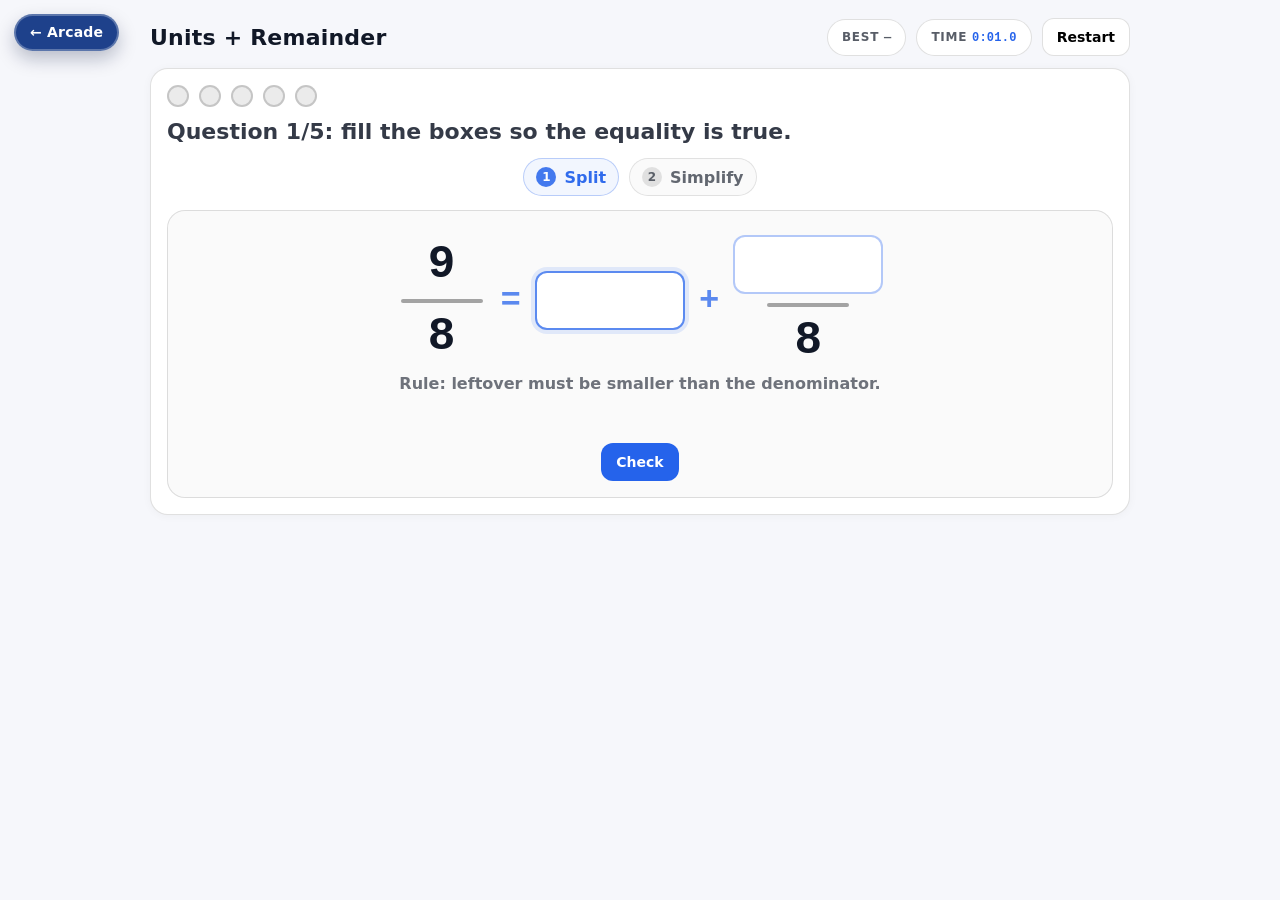
<file: fractions_units_remainder.html>
<!DOCTYPE html>
<html lang="en">
<head>
<meta charset="utf-8">
<meta name="viewport" content="width=device-width, initial-scale=1">
<title>Units + Remainder</title>
<style>
  :root{
    --bg:#f6f7fb;
    --panel:#ffffff;
    --border:rgba(0,0,0,0.12);
    --text:#111827;
    --muted:rgba(17,24,39,0.60);
    --accent:#2563eb;
    --good:#16a34a;
    --warn:#f59e0b;
    --bad:#dc2626;

    --mono: ui-monospace, SFMono-Regular, Menlo, Monaco, Consolas, "Liberation Mono","Courier New", monospace;
    --sans: ui-sans-serif, system-ui, -apple-system, Segoe UI, Roboto, Helvetica, Arial;
  }

  body{
    margin:0;
    background:var(--bg);
    color:var(--text);
    font-family:var(--sans);
    display:flex;
    justify-content:center;
    padding:18px;
    user-select:none;
  }
  #celebration-area{
    position:fixed; inset:0;
    pointer-events:none;
    z-index:5;
    overflow:hidden;
  }
  #app{ width:min(980px, 100%); }

  /* top bar */
  #top{
    display:flex;
    gap:12px;
    align-items:center;
    justify-content:space-between;
    flex-wrap:wrap;
    margin-bottom:12px;
  }
  #title{
    font-weight:900;
    font-size:22px;
    letter-spacing:0.01em;
  }
  #topRight{
    display:flex;
    gap:10px;
    align-items:center;
    flex-wrap:wrap;
    justify-content:flex-end;
  }
  .pill{
    padding:10px 14px;
    border-radius:999px;
    border:1px solid var(--border);
    background:var(--panel);
    font-weight:900;
    letter-spacing:0.06em;
    text-transform:uppercase;
    font-size:12px;
    color:rgba(17,24,39,0.70);
  }
  .pill .mono{ font-family:var(--mono); letter-spacing:0.02em; }
  .pill .blue{ color:var(--accent); }

  button{
    font-family:var(--sans);
    font-weight:900;
    font-size:14px;
    padding:10px 14px;
    border-radius:12px;
    border:1px solid var(--border);
    background:var(--panel);
    cursor:pointer;
  }
  button.primary{
    background:var(--accent);
    color:white;
    border-color:rgba(37,99,235,0.25);
  }
  button:disabled{ opacity:0.45; cursor:default; }

  /* card */
  #panel{
    background:var(--panel);
    border:1px solid var(--border);
    border-radius:18px;
    padding:16px;
    box-shadow:0 1px 10px rgba(0,0,0,0.04);
  }

  /* lights */
  #lightsRow{
    display:flex;
    gap:10px;
    align-items:center;
    margin-bottom:12px;
  }
  .light{
    width:18px; height:18px;
    border-radius:50%;
    border:2px solid rgba(0,0,0,0.16);
    background:rgba(0,0,0,0.08);
  }
  .light.green{ background:rgba(22,163,74,0.75); border-color:rgba(22,163,74,0.55); }
  .light.yellow{ background:rgba(245,158,11,0.85); border-color:rgba(245,158,11,0.65); }
  .light.red{ background:rgba(220,38,38,0.78); border-color:rgba(220,38,38,0.60); }

  #questionText{
    font-weight:900;
    font-size:22px;
    color:rgba(17,24,39,0.85);
    margin-bottom:14px;
  }

  /* stepper */
  #stepper{
    display:flex;
    gap:10px;
    justify-content:center;
    flex-wrap:wrap;
    margin: 4px 0 14px 0;
  }
  .stepItem{
    display:flex;
    align-items:center;
    gap:8px;
    padding:8px 12px;
    border-radius:999px;
    border:1px solid rgba(0,0,0,0.10);
    background:rgba(0,0,0,0.02);
    color:rgba(17,24,39,0.65);
    font-weight:900;
  }
  .stepItem .dot{
    width:20px; height:20px;
    border-radius:50%;
    background:rgba(0,0,0,0.10);
    display:flex;
    align-items:center;
    justify-content:center;
    font-size:12px;
  }
  .stepItem.active{
    border-color: rgba(37,99,235,0.28);
    background: rgba(37,99,235,0.06);
    color: rgba(37,99,235,0.95);
  }
  .stepItem.active .dot{
    background: rgba(37,99,235,0.85);
    color:#fff;
  }
  .stepItem.done{
    border-color: rgba(22,163,74,0.25);
    background: rgba(22,163,74,0.06);
    color: rgba(22,163,74,0.95);
  }
  .stepItem.done .dot{
    background: rgba(22,163,74,0.85);
    color:#fff;
  }

  /* equation */
  #equationArea{
    border:1px solid var(--border);
    border-radius:18px;
    padding:16px;
    background:rgba(0,0,0,0.02);
  }
  .eqLine{
    display:flex;
    gap:14px;
    flex-wrap:wrap;
    align-items:center;
    justify-content:center;
    margin: 8px 0;
  }
  .op{
    font-family:var(--mono);
    font-weight:900;
    font-size:34px;
    color:rgba(37,99,235,0.75);
  }

  .frac{
    display:flex;
    flex-direction:column;
    align-items:center;
    min-width:90px;
  }
  .frac .num, .frac .den{
    font-family:var(--mono);
    font-weight:900;
    font-size:46px;
    line-height:1.0;
    min-height:50px;
    display:flex;
    align-items:center;
    justify-content:center;
  }
  .frac .bar{
    width:82px;
    height:4px;
    background:rgba(0,0,0,0.35);
    border-radius:3px;
    margin:9px 0;
  }
  .bigInt{
    font-family:var(--mono);
    font-weight:900;
    font-size:46px;
    line-height:1.0;
    min-height:50px;
    display:flex;
    align-items:center;
    justify-content:center;
  }

  .ans{
    width:140px;
    font-family:var(--mono);
    font-weight:900;
    font-size:38px;
    text-align:center;
    border:2px solid rgba(37,99,235,0.35);
    border-radius:12px;
    padding:6px 8px;
    outline:none;
    background:#fff;
  }
  .ans.small{ width:130px; }
  .ans:focus{
    border-color: rgba(37,99,235,0.75);
    box-shadow: 0 0 0 4px rgba(37,99,235,0.12);
  }

  .note{
    text-align:center;
    font-weight:900;
    color:rgba(17,24,39,0.60);
    margin-top:8px;
  }

  /* hint/solution box */
  #hintBox{
    margin-top:14px;
    border:1px solid var(--border);
    border-radius:14px;
    padding:10px 12px;
    background:#fff;
    display:none;
  }
  #hintTitle{
    font-size:12px;
    font-weight:900;
    color:rgba(17,24,39,0.55);
    letter-spacing:0.08em;
    text-transform:uppercase;
    margin-bottom:6px;
  }
  #hintText{
    font-weight:900;
    color:rgba(17,24,39,0.85);
    line-height:1.25;
  }

  #status{
    text-align:center;
    font-weight:900;
    min-height:24px;
    margin-top:12px;
    color:var(--muted);
  }
  #status.good{ color:var(--good); }
  #status.warn{ color:rgba(161,98,7,0.95); }
  #status.bad{ color:var(--bad); }

  #actions{
    display:flex;
    gap:10px;
    justify-content:center;
    flex-wrap:wrap;
    margin-top:14px;
  }

  /* end screen */
  #endScreen{
    display:none;
    text-align:center;
    padding:10px 6px 2px 6px;
  }
  #endTitle{
    font-weight:900;
    font-size:22px;
    margin-bottom:6px;
  }
  #endSummary{
    font-weight:900;
    color:rgba(17,24,39,0.70);
    margin-bottom:14px;
  }

  /* balloons */
  .balloon{
    position:absolute;
    bottom:-100px;
    width:40px;
    height:50px;
    border-radius:50%;
    opacity:0.92;
    animation: floatUp 3.8s ease-in forwards;
    box-shadow: inset 0 0 10px rgba(0,0,0,0.18);
  }
  @keyframes floatUp{
    0% { transform: translateY(0) rotate(0deg); opacity: 1; }
    100% { transform: translateY(-120vh) rotate(18deg); opacity: 0; }
  }
</style>
</head>
<body>
<script src="assets/js/fractions_games.js"></script>
<script src="assets/js/fractions_app.js"></script>

<div id="celebration-area"></div>

<div id="app">
  <div id="top">
    <div id="title">Units + Remainder</div>
    <div id="topRight">
      <div class="pill" id="bestPill">BEST <span class="mono" id="bestTxt">—</span></div>
      <div class="pill">TIME <span class="mono blue" id="timeTxt">0:00.0</span></div>
      <button id="restartBtn" type="button">Restart</button>
    </div>
  </div>

  <div id="panel">
    <div id="lightsRow" aria-label="progress lights"></div>

    <div id="questionText">—</div>

    <div id="stepper" aria-label="steps">
      <div class="stepItem active" id="st1"><div class="dot">1</div>Split</div>
      <div class="stepItem" id="st2"><div class="dot">2</div>Simplify</div>
    </div>

    <div id="equationArea">
      <!-- stage 1 -->
      <div id="stage1">
        <div class="eqLine">
          <div class="frac" aria-label="original fraction">
            <div class="num" id="n1">—</div>
            <div class="bar"></div>
            <div class="den" id="d1">—</div>
          </div>

          <span class="op">=</span>

          <input id="qIn" class="ans small" type="text" inputmode="numeric" pattern="[0-9]*" aria-label="units input">

          <span class="op">+</span>

          <div class="frac" aria-label="leftover fraction">
            <div class="num"><input id="rIn" class="ans small" type="text" inputmode="numeric" pattern="[0-9]*" aria-label="leftover numerator input"></div>
            <div class="bar"></div>
            <div class="den" id="d1b">—</div>
          </div>
        </div>
        <div class="note" id="ruleNote">Rule: leftover must be smaller than the denominator.</div>
      </div>

      <!-- stage 2 -->
      <div id="stage2" style="display:none;">
        <div id="stage2Auto" style="display:none;">
          <div class="eqLine" id="autoLine"></div>
          <div class="note" id="autoNote"></div>
        </div>

        <div id="stage2Need" style="display:none;">
          <div class="eqLine">
            <span class="bigInt" id="q2a">—</span>
            <span class="op">+</span>
            <div class="frac" aria-label="unsimplified leftover">
              <div class="num" id="r2a">—</div>
              <div class="bar"></div>
              <div class="den" id="d2a">—</div>
            </div>
            <span class="op">=</span>
            <span class="bigInt" id="q2b">—</span>
            <span class="op">+</span>
            <div class="frac" aria-label="simplified leftover">
              <div class="num"><input id="simpNumIn" class="ans small" type="text" inputmode="numeric" pattern="[0-9]*" aria-label="simplified numerator"></div>
              <div class="bar"></div>
              <div class="den"><input id="simpDenIn" class="ans small" type="text" inputmode="numeric" pattern="[0-9]*" aria-label="simplified denominator"></div>
            </div>
          </div>
          <div class="note">Divide the top and bottom by the same number.</div>
        </div>
      </div>

      <div id="hintBox">
        <div id="hintTitle">Hint</div>
        <div id="hintText"></div>
      </div>

      <div id="status"></div>

      <div id="actions">
        <button id="checkBtn" class="primary" type="button">Check</button>
        <button id="nextBtn" type="button" style="display:none;">Next</button>
      </div>

      <div id="endScreen">
        <div id="endTitle">Done</div>
        <div id="endSummary">—</div>
        <button id="playAgainBtn" class="primary" type="button">Play again</button>
      </div>
    </div>
  </div>
</div>

<script>
(() => {
  const DENOMS = [2, 3, 4, 5, 6, 8, 10, 12];
  const Q_WEIGHTS = [0, 1, 1, 1, 2, 2, 3];
  const NQ = 5;
  const BEST_KEY = "fractions_units_remainder_best_v1";

  const lightsRow = document.getElementById('lightsRow');
  const questionText = document.getElementById('questionText');

  const st1 = document.getElementById('st1');
  const st2 = document.getElementById('st2');

  const n1 = document.getElementById('n1');
  const d1 = document.getElementById('d1');
  const d1b = document.getElementById('d1b');

  const qIn = document.getElementById('qIn');
  const rIn = document.getElementById('rIn');

  const stage1 = document.getElementById('stage1');
  const stage2 = document.getElementById('stage2');
  const stage2Auto = document.getElementById('stage2Auto');
  const autoLine = document.getElementById('autoLine');
  const autoNote = document.getElementById('autoNote');
  const stage2Need = document.getElementById('stage2Need');

  const q2a = document.getElementById('q2a');
  const q2b = document.getElementById('q2b');
  const r2a = document.getElementById('r2a');
  const d2a = document.getElementById('d2a');

  const simpNumIn = document.getElementById('simpNumIn');
  const simpDenIn = document.getElementById('simpDenIn');

  const hintBox = document.getElementById('hintBox');
  const hintTitle = document.getElementById('hintTitle');
  const hintText = document.getElementById('hintText');

  const status = document.getElementById('status');

  const checkBtn = document.getElementById('checkBtn');
  const nextBtn = document.getElementById('nextBtn');

  const timeTxt = document.getElementById('timeTxt');
  const bestTxt = document.getElementById('bestTxt');

  const restartBtn = document.getElementById('restartBtn');

  const endScreen = document.getElementById('endScreen');
  const endSummary = document.getElementById('endSummary');
  const playAgainBtn = document.getElementById('playAgainBtn');

  const celebrationArea = document.getElementById('celebration-area');

  // ---------- helpers ----------
  function gcd(a,b){
    a = Math.abs(a); b = Math.abs(b);
    while (b){ const t = a % b; a = b; b = t; }
    return a || 1;
  }
  function randChoice(arr){ return arr[Math.floor(Math.random()*arr.length)]; }
  function clamp(x,a,b){ return Math.max(a, Math.min(b, x)); }

  function formatTime(ms){
    const t = ms / 1000;
    const m = Math.floor(t / 60);
    const s = Math.floor(t % 60);
    const tenths = Math.floor((t - Math.floor(t)) * 10 + 1e-9);
    return `${m}:${String(s).padStart(2,'0')}.${tenths}`;
  }

  function parseIntOrNull(s){
    const t = (s || "").trim();
    if (!t) return null;
    const v = parseInt(t, 10);
    return Number.isFinite(v) ? v : null;
  }

  function cleanDigits(el){
    el.value = el.value.replace(/[^\d]/g,'');
  }
  [qIn, rIn, simpNumIn, simpDenIn].forEach(el => {
    el.addEventListener('input', () => cleanDigits(el));
  });

  function setStatus(text, cls=""){
    status.textContent = text;
    status.classList.remove('good','warn','bad');
    if (cls) status.classList.add(cls);
  }

  function hideHint(){
    hintBox.style.display = 'none';
    hintText.textContent = "";
  }
  function showHint(title, text){
    hintTitle.textContent = title;
    hintText.textContent = text;
    hintBox.style.display = 'block';
  }

  function setStepUI(stage){
    st1.classList.remove('active','done');
    st2.classList.remove('active','done');

    if (stage === 1){
      st1.classList.add('active');
    } else {
      st1.classList.add('done');
      st2.classList.add('active');
    }
  }

  function clearInputs(){
    qIn.value = "";
    rIn.value = "";
    simpNumIn.value = "";
    simpDenIn.value = "";
  }

  function triggerCelebration(){
    const colors = ['#ef4444', '#2563eb', '#16a34a', '#f59e0b', '#a855f7'];
    for (let i=0; i<15; i++){
      const b = document.createElement('div');
      b.className = 'balloon';
      b.style.left = (Math.random() * 94) + '%';
      b.style.background = colors[Math.floor(Math.random()*colors.length)];
      b.style.animationDuration = (3 + Math.random()*1.6) + 's';
      celebrationArea.appendChild(b);
      setTimeout(() => { try { b.remove(); } catch(_){} }, 5200);
    }
  }

  // ---------- session ----------
  const session = {
    questions: [],
    idx: 0,
    stage: 1, // 1 split, 2 simplify
    splitWrongCount: 0,
    results: Array(NQ).fill(null), // 'green'|'yellow'|'red'
    startT: 0,
    running: false,
    raf: null
  };

  function loadBest(){
    try{
      const raw = localStorage.getItem(BEST_KEY);
      if (!raw) return null;
      const obj = JSON.parse(raw);
      if (!obj) return null;
      if (!Number.isFinite(obj.g) || !Number.isFinite(obj.y) || !Number.isFinite(obj.timeMs)) return null;
      return obj;
    } catch(_){
      return null;
    }
  }

  function bestToText(b){
    if (!b) return "—";
    const r = NQ - b.g - b.y;
    return `${b.g}G ${b.y}Y ${r}R • ${formatTime(b.timeMs)}`;
  }

  function isBetter(candidate, best){
    if (!best) return true;
    if (candidate.g !== best.g) return candidate.g > best.g;
    if (candidate.y !== best.y) return candidate.y > best.y;
    return candidate.timeMs < best.timeMs;
  }

  function saveBestIfNeeded(g,y,timeMs){
    const cand = {g, y, timeMs};
    const best = loadBest();
    if (isBetter(cand, best)){
      localStorage.setItem(BEST_KEY, JSON.stringify(cand));
      return cand;
    }
    return best;
  }

  function updateBestPill(){
    bestTxt.textContent = bestToText(loadBest());
  }

  function updateTimer(){
    if (!session.running) return;
    const now = performance.now();
    timeTxt.textContent = formatTime(now - session.startT);
    session.raf = requestAnimationFrame(updateTimer);
  }

  function buildLights(){
    lightsRow.innerHTML = "";
    for (let i=0; i<NQ; i++){
      const d = document.createElement('div');
      d.className = 'light';
      d.id = `light_${i}`;
      lightsRow.appendChild(d);
    }
  }

  function refreshLights(){
    for (let i=0; i<NQ; i++){
      const el = document.getElementById(`light_${i}`);
      el.classList.remove('green','yellow','red');
      const v = session.results[i];
      if (v) el.classList.add(v);
    }
  }

  function genOne(){
    for (let tries=0; tries<500; tries++){
      const d = randChoice(DENOMS);
      const q = randChoice(Q_WEIGHTS);

      let r = 0;
      const roll = Math.random();
      if (roll < 0.20){
        r = 0;
      } else {
        const candidates = [];
        for (let x=1; x<d; x++){
          if (gcd(x,d) > 1) candidates.push(x);
        }
        if (roll < 0.70 && candidates.length > 0){
          r = randChoice(candidates);
        } else {
          r = 1 + Math.floor(Math.random()*(d-1));
        }
      }

      if (q === 0 && r === 0) continue;
      const n = q*d + r;
      if (n <= 0) continue;
      if (n > 60) continue;

      const g = (r === 0) ? 1 : gcd(r,d);
      const rs = (r === 0) ? 0 : (r / g);
      const ds = (r === 0) ? 1 : (d / g);

      return {n,d,q, r, g, rs, ds};
    }
    // fallback
    return {n:7,d:3,q:2,r:1,g:1,rs:1,ds:3};
  }

  function genSession(){
    session.questions = [];
    for (let i=0; i<NQ; i++){
      session.questions.push(genOne());
    }
    session.idx = 0;
    session.stage = 1;
    session.splitWrongCount = 0;
    session.results = Array(NQ).fill(null);
  }

  function showStage1(qObj){
    session.stage = 1;
    session.splitWrongCount = 0;
    setStepUI(1);

    stage1.style.display = 'block';
    stage2.style.display = 'none';

    n1.textContent = String(qObj.n);
    d1.textContent = String(qObj.d);
    d1b.textContent = String(qObj.d);

    clearInputs();
    hideHint();
    setStatus("");

    checkBtn.disabled = false;
    checkBtn.style.display = 'inline-block';
    checkBtn.textContent = "Check";
    nextBtn.style.display = 'none';

    qIn.focus();
  }

  function showStage2(qObj){
    session.stage = 2;
    setStepUI(2);

    stage1.style.display = 'none';
    stage2.style.display = 'block';

    stage2Auto.style.display = 'none';
    stage2Need.style.display = 'none';

    hideHint();
    setStatus("");

    const need = (qObj.r > 0) && (qObj.g > 1);

    if (qObj.r === 0){
      stage2Auto.style.display = 'block';
      autoLine.innerHTML = `
        <div class="frac">
          <div class="num">${qObj.n}</div>
          <div class="bar"></div>
          <div class="den">${qObj.d}</div>
        </div>
        <span class="op">=</span>
        <span class="bigInt">${qObj.q}</span>
      `;
      autoNote.textContent = "No leftover. This is exactly a whole number.";
      checkBtn.disabled = true;
      nextBtn.style.display = 'inline-block';
      nextBtn.focus();
      return;
    }

    if (!need){
      stage2Auto.style.display = 'block';
      autoLine.innerHTML = `
        <span class="bigInt">${qObj.q}</span>
        <span class="op">+</span>
        <div class="frac">
          <div class="num">${qObj.r}</div>
          <div class="bar"></div>
          <div class="den">${qObj.d}</div>
        </div>
      `;
      autoNote.textContent = "The leftover fraction is already in simplest form.";
      checkBtn.disabled = true;
      nextBtn.style.display = 'inline-block';
      nextBtn.focus();
      return;
    }

    // need simplification
    stage2Need.style.display = 'block';
    q2a.textContent = String(qObj.q);
    q2b.textContent = String(qObj.q);
    r2a.textContent = String(qObj.r);
    d2a.textContent = String(qObj.d);

    simpNumIn.value = "";
    simpDenIn.value = "";

    checkBtn.disabled = false;
    checkBtn.textContent = "Check";
    nextBtn.style.display = 'none';
    simpNumIn.focus();
  }

  function renderQuestion(){
    endScreen.style.display = 'none';
    stage1.style.display = 'block';
    stage2.style.display = 'none';

    const i = session.idx;
    const qObj = session.questions[i];

    questionText.textContent = `Question ${i+1}/${NQ}: fill the boxes so the equality is true.`;
    showStage1(qObj);

    refreshLights();
  }

  function finishSession(){
    session.running = false;
    if (session.raf) cancelAnimationFrame(session.raf);

    const timeMs = performance.now() - session.startT;
    const g = session.results.filter(x => x === 'green').length;
    const y = session.results.filter(x => x === 'yellow').length;
    const r = session.results.filter(x => x === 'red').length;

    const best = saveBestIfNeeded(g,y,timeMs);
    updateBestPill();

    questionText.textContent = "Finished.";
    stage1.style.display = 'none';
    stage2.style.display = 'none';
    hintBox.style.display = 'none';
    status.textContent = "";

    checkBtn.style.display = 'none';
    nextBtn.style.display = 'none';

    endScreen.style.display = 'block';
    endSummary.textContent = `${g} green, ${y} yellow, ${r} red • time ${formatTime(timeMs)}.`;

    // keep time display frozen at final
    timeTxt.textContent = formatTime(timeMs);

    playAgainBtn.focus();
  }

  function markResult(color){
    session.results[session.idx] = color;
    refreshLights();
  }

  function lockStage1AndShowSolution(qObj){
    // disable stage1 inputs
    qIn.disabled = true;
    rIn.disabled = true;

    // show solution (words only)
    const used = qObj.q * qObj.d;
    showHint(
      "Solution",
      `Correct split: ${qObj.n}/${qObj.d} = ${qObj.q} + ${qObj.r}/${qObj.d}. Because ${qObj.q}×${qObj.d}=${used}, and ${qObj.n}-${used}=${qObj.r}.`
    );

    setStatus("Let's move to the next one.", "bad");

    checkBtn.disabled = true;
    nextBtn.style.display = 'inline-block';
    nextBtn.focus();
  }

  function checkStage1(){
    const qObj = session.questions[session.idx];

    const vq = parseIntOrNull(qIn.value);
    const vr = parseIntOrNull(rIn.value);

    if (vq === null || vr === null){
      setStatus("Fill both boxes.", "warn");
      return;
    }

    const ok = (vq === qObj.q) && (vr === qObj.r) && (vr < qObj.d);

    if (ok){
      // set score if not set yet
      if (!session.results[session.idx]){
        markResult('green');
      }
      setStatus("Correct.", "good");
      hideHint();
      triggerCelebration();

      // move to stage2 (simplify view)
      qIn.disabled = true;
      rIn.disabled = true;

      showStage2(qObj);
      return;
    }

    session.splitWrongCount += 1;

    if (session.splitWrongCount === 1){
      markResult('yellow');
      setStatus("Not yet. Try again.", "warn");
      showHint(
        "Hint",
        `Pick units q so that q×${qObj.d} is the biggest multiple not larger than ${qObj.n}. Then leftover r = ${qObj.n} − q×${qObj.d}. (And r must be < ${qObj.d}.)`
      );
      return;
    }

    // second wrong -> red
    markResult('red');
    lockStage1AndShowSolution(qObj);
  }

  function checkStage2(){
    const qObj = session.questions[session.idx];

    // only when simplification is needed
    const need = (qObj.r > 0) && (qObj.g > 1);
    if (!need){
      return;
    }

    const sn = parseIntOrNull(simpNumIn.value);
    const sd = parseIntOrNull(simpDenIn.value);

    if (sn === null || sd === null){
      setStatus("Fill numerator and denominator.", "warn");
      return;
    }
    if (sd <= 0){
      setStatus("Denominator must be positive.", "warn");
      return;
    }

    const eq = (sn * qObj.d === qObj.r * sd);
    const reduced = (gcd(sn, sd) === 1);

    if (eq && reduced){
      setStatus("Done.", "good");
      hideHint();
      triggerCelebration();

      checkBtn.disabled = true;
      nextBtn.style.display = 'inline-block';
      nextBtn.focus();
      return;
    }

    setStatus("Not yet. Try again.", "warn");
    showHint(
      "Hint",
      "Try dividing the leftover numerator and denominator by the same number (2, 3, 4, ...)."
    );
  }

  function onCheck(){
    if (!session.running) return;
    const qObj = session.questions[session.idx];

    if (session.stage === 1){
      checkStage1();
      return;
    }

    // stage 2
    const need = (qObj.r > 0) && (qObj.g > 1);
    if (!need){
      return;
    }
    checkStage2();
  }

  function goNext(){
    if (!session.running) return;

    // re-enable inputs for next question
    qIn.disabled = false;
    rIn.disabled = false;
    simpNumIn.disabled = false;
    simpDenIn.disabled = false;

    checkBtn.disabled = false;
    checkBtn.style.display = 'inline-block';
    nextBtn.style.display = 'none';
    hideHint();
    setStatus("");

    if (session.idx >= NQ - 1){
      finishSession();
      return;
    }

    session.idx += 1;
    renderQuestion();
  }

  function start(){
    updateBestPill();
    buildLights();

    genSession();
    refreshLights();

    session.running = true;
    session.startT = performance.now();
    timeTxt.textContent = "0:00.0";
    if (session.raf) cancelAnimationFrame(session.raf);
    session.raf = requestAnimationFrame(updateTimer);

    // enable controls
    checkBtn.style.display = 'inline-block';
    checkBtn.disabled = false;
    nextBtn.style.display = 'none';

    qIn.disabled = false;
    rIn.disabled = false;

    renderQuestion();
  }

  // ---------- events ----------
  checkBtn.addEventListener('click', onCheck);
  nextBtn.addEventListener('click', goNext);

  restartBtn.addEventListener('click', () => {
    start();
  });

  playAgainBtn.addEventListener('click', () => {
    // reset check button visibility too
    checkBtn.style.display = 'inline-block';
    start();
  });

  document.addEventListener('keydown', (e) => {
    if (e.key === 'Enter'){
      if (!session.running) return;
      if (nextBtn.style.display !== 'none' && !nextBtn.disabled){
        goNext();
      } else if (!checkBtn.disabled){
        onCheck();
      }
    }
  });

  // init
  start();
})();
</script>
</body>
</html>
</file>
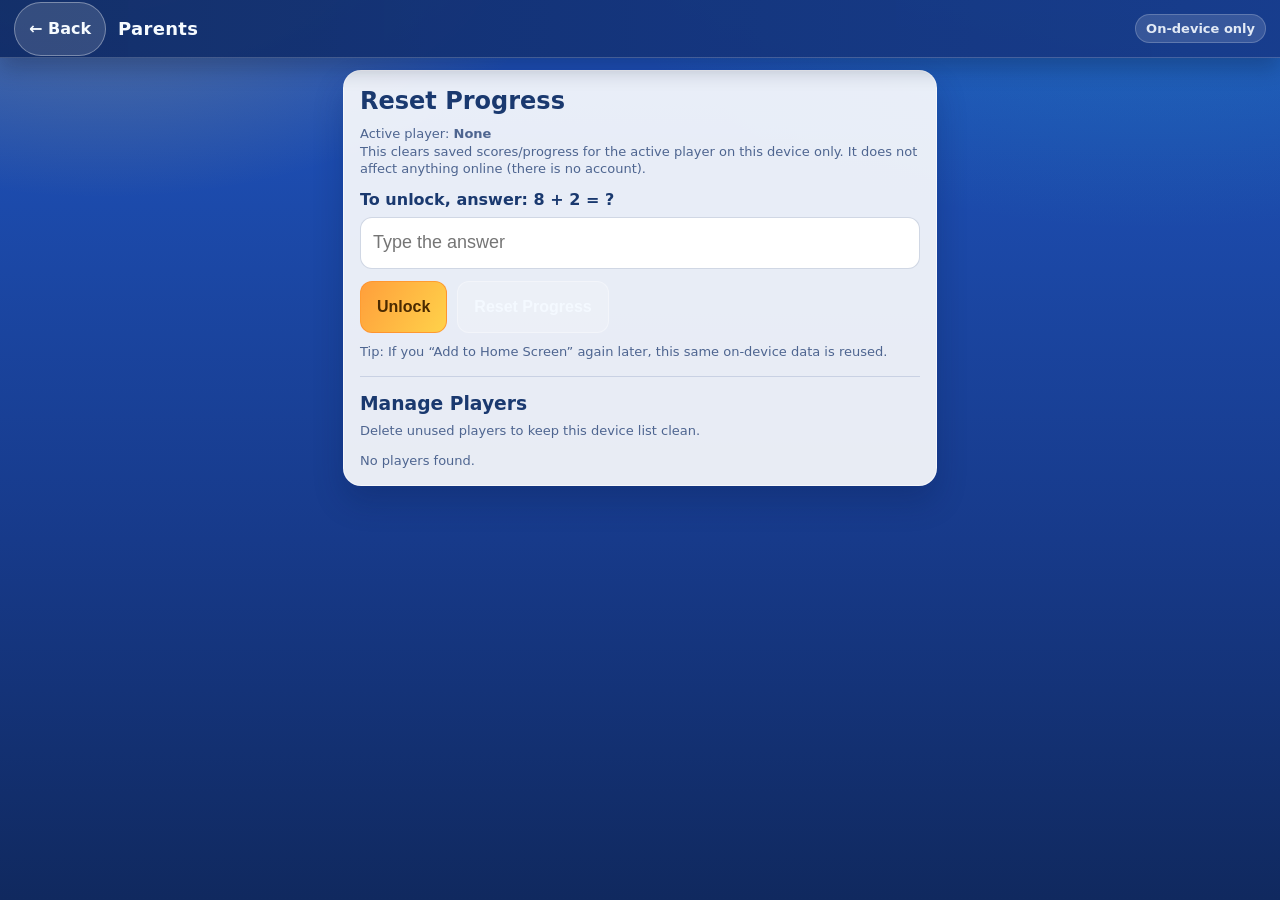
<file: settings.html>
<!DOCTYPE html>
<html lang="en">
<head>
  <meta charset="utf-8">
  <title>Fractions Arcade • Parents</title>
  <meta name="viewport" content="width=device-width, initial-scale=1, viewport-fit=cover, maximum-scale=1, user-scalable=no">
  <meta name="theme-color" content="#0a1220">
  <meta name="apple-mobile-web-app-capable" content="yes">
  <meta name="apple-mobile-web-app-status-bar-style" content="black-translucent">
  <link rel="manifest" href="manifest.webmanifest">
  <link rel="apple-touch-icon" href="assets/icons/apple-touch-icon.png">
  <link rel="icon" href="assets/icons/favicon.png" type="image/png">
  <link rel="stylesheet" href="assets/css/arcade.css">
</head>
<body class="arcade arcade-settings" data-arcade-page="settings">
  <header class="arcade-header">
    <a class="arcade-back" href="index.html">← Back</a>
    <div class="arcade-title">Parents</div>
    <div class="arcade-spacer"></div>
    <div class="arcade-small">On-device only</div>
  </header>

  <main class="arcade-page">
    <div class="gate">
      <h2 style="margin:0 0 10px 0;">Reset Progress</h2>
      <div class="note">
        Active player: <strong id="activePlayerName">Player</strong>
      </div>
      <div class="note">
        This clears saved scores/progress for the active player on this device only.
        It does not affect anything online (there is no account).
      </div>

      <div style="height:12px;"></div>

      <label id="gateQuestion" for="gateAnswer">To unlock, answer:</label>
      <input id="gateAnswer" inputmode="numeric" autocomplete="off" placeholder="Type the answer">

      <div class="row">
        <button id="gateUnlock" class="arcade-btn primary" type="button">Unlock</button>
        <button id="resetProgress" class="arcade-btn" type="button" disabled>Reset Progress</button>
        <span id="gateMsg" class="note" role="status"></span>
      </div>

      <div style="height:10px;"></div>
      <div class="note">
        Tip: If you “Add to Home Screen” again later, this same on-device data is reused.
      </div>

      <hr style="margin:16px 0;border:0;border-top:1px solid rgba(22,55,123,0.15);">
      <h3 style="margin:0 0 8px 0;">Manage Players</h3>
      <div class="note" style="margin-bottom:8px;">
        Delete unused players to keep this device list clean.
      </div>
      <div id="playerList" class="row" aria-label="Player list"></div>
    </div>
  </main>

  <script src="assets/js/fractions_games.js"></script>
  <script src="assets/js/fractions_app.js"></script>
</body>
</html>
</file>
<file: assets/css/arcade.css>
/* Math Arcade - shared styles (no external libs) */

:root {
  --arcade-bg: #173a8a;
  --arcade-bg-deep: #10295f;
  --arcade-panel: rgba(255, 255, 255, 0.9);
  --arcade-panel-2: rgba(255, 255, 255, 0.75);
  --arcade-text: #112447;
  --arcade-muted: #4e6590;
  --arcade-accent: #ff8c3a;
  --arcade-accent-2: #2bc7b1;
  --arcade-accent-3: #ffd24a;

  --arcade-radius: 18px;
  --arcade-gap: 14px;

  --arcade-header-bar: 58px;
  --arcade-header-height: calc(var(--arcade-header-bar) + env(safe-area-inset-top));
  --arcade-safe-bottom: env(safe-area-inset-bottom);

  --arcade-tile-min: 170px;
  --arcade-hit: 52px;
}

html, body {
  height: 100%;
}

body.arcade {
  margin: 0;
  background:
    radial-gradient(800px 480px at 8% -10%, rgba(255, 210, 74, 0.35), transparent 60%),
    radial-gradient(900px 520px at 90% -12%, rgba(43, 199, 177, 0.25), transparent 65%),
    linear-gradient(180deg, #1f54bf 0%, var(--arcade-bg) 60%, var(--arcade-bg-deep) 100%);
  color: var(--arcade-text);
  font-family: "Trebuchet MS", "Avenir Next", system-ui, -apple-system, Segoe UI, Roboto, Helvetica, Arial, sans-serif;
  -webkit-font-smoothing: antialiased;
  text-rendering: optimizeLegibility;
}

body.arcade-game {
  background: #060d20;
  color: #ecf4ff;
}

/* Prevent iOS double-tap zoom issues on controls */
button, a {
  touch-action: manipulation;
}

/* Header */
.arcade-header {
  position: sticky;
  top: 0;
  z-index: 1000;
  height: var(--arcade-header-height);
  padding-top: env(safe-area-inset-top);
  box-sizing: border-box;

  display: flex;
  align-items: center;
  gap: 12px;

  padding-left: 14px;
  padding-right: 14px;

  background: linear-gradient(90deg, rgba(16, 44, 103, 0.95), rgba(23, 58, 138, 0.93));
  border-bottom: 1px solid rgba(255, 255, 255, 0.2);
  box-shadow: 0 10px 22px rgba(6, 16, 43, 0.28);
}

.arcade-header .arcade-title {
  font-weight: 900;
  letter-spacing: 0.3px;
  font-size: 18px;
  color: #f6fbff;
  white-space: nowrap;
}

.arcade-header .arcade-spacer {
  flex: 1;
}

.arcade-back {
  display: inline-flex;
  align-items: center;
  justify-content: center;
  height: var(--arcade-hit);
  padding: 0 14px;

  border-radius: 999px;
  border: 1px solid rgba(255, 255, 255, 0.35);
  background: rgba(255, 255, 255, 0.14);
  color: #f6fbff;

  text-decoration: none;
  font-weight: 800;
  font-size: 16px;
}

.arcade-back:active {
  transform: translateY(1px);
}

.arcade-header .arcade-small {
  color: rgba(244, 249, 255, 0.9);
  font-size: 13px;
  font-weight: 800;
  background: rgba(255, 255, 255, 0.14);
  border: 1px solid rgba(255, 255, 255, 0.2);
  border-radius: 999px;
  padding: 6px 10px;
}

/* Make header not consume layout space on canvas games (avoids shrinking/clipping canvas) */
body.arcade-game .arcade-header {
  position: fixed;
  left: 0;
  right: 0;
}

/* Pages */
/* Standard (non-canvas) game pages: header is fixed, so reserve space for it */
body.arcade-standard {
  padding-top: var(--arcade-header-height);
  padding-bottom: var(--arcade-safe-bottom);
  box-sizing: border-box;
}

.arcade-page {
  padding: 16px;
  padding-bottom: calc(16px + var(--arcade-safe-bottom));
  box-sizing: border-box;
}

body.arcade-home .arcade-page,
body.arcade-settings .arcade-page {
  max-width: 1120px;
  margin: 0 auto;
  padding-top: 12px;
}

/* Adventure dashboard */
.arcade-adventure-card {
  margin: 10px 0 18px 0;
  padding: 16px;
  border-radius: 20px;
  background: linear-gradient(140deg, rgba(255, 255, 255, 0.97), rgba(235, 245, 255, 0.9));
  border: 1px solid rgba(255, 255, 255, 0.65);
  box-shadow: 0 16px 30px rgba(8, 27, 73, 0.28);
}

.arcade-adventure-head {
  display: flex;
  align-items: flex-start;
  justify-content: space-between;
  gap: 12px;
  margin-bottom: 12px;
}

.arcade-adventure-title {
  margin: 0;
  color: #112447;
  font-size: 24px;
  letter-spacing: 0.2px;
}

.arcade-adventure-sub {
  margin-top: 4px;
  color: var(--arcade-muted);
  font-size: 14px;
  line-height: 1.3;
  max-width: 620px;
}

.arcade-summary-badge {
  font-weight: 900;
  font-size: 13px;
  color: #15306b;
  background: linear-gradient(120deg, #ffd24a, #ffb347);
  border-radius: 999px;
  padding: 8px 12px;
  border: 1px solid rgba(255, 141, 58, 0.4);
  white-space: nowrap;
}

.arcade-players-head {
  display: flex;
  align-items: center;
  justify-content: space-between;
  gap: 10px;
  flex-wrap: wrap;
}

.arcade-players-title {
  color: #36527f;
  font-size: 14px;
  font-weight: 900;
  text-transform: uppercase;
  letter-spacing: 0.3px;
}

.arcade-players-actions {
  display: inline-flex;
  align-items: center;
  gap: 8px;
  flex-wrap: wrap;
}

.arcade-name-row {
  display: flex;
  align-items: center;
  gap: 10px;
  flex-wrap: wrap;
}

.arcade-name-row label {
  font-size: 13px;
  font-weight: 900;
  color: #334e7f;
}

.arcade-name-row input {
  flex: 1;
  min-width: 170px;
  height: 48px;
  border-radius: 12px;
  border: 1px solid rgba(22, 55, 123, 0.2);
  background: #ffffff;
  color: #183567;
  padding: 0 12px;
  font-size: 18px;
  font-weight: 800;
  box-sizing: border-box;
}

.arcade-user-chip-row {
  margin-top: 10px;
  display: flex;
  gap: 8px;
  flex-wrap: wrap;
}

.arcade-user-chip {
  border: 1px solid rgba(42, 88, 173, 0.3);
  background: rgba(255, 255, 255, 0.9);
  color: #1a396f;
  border-radius: 999px;
  padding: 8px 12px;
  font-size: 13px;
  font-weight: 800;
  cursor: pointer;
}

.arcade-user-chip.is-active {
  background: linear-gradient(120deg, #2bc7b1, #55d3e7);
  border-color: rgba(31, 117, 142, 0.5);
  color: #0a3042;
}

.arcade-avatar-grid {
  margin-top: 10px;
  display: grid;
  gap: 8px;
  grid-template-columns: repeat(8, minmax(0, 1fr));
}

@media (max-width: 760px) {
  .arcade-avatar-grid {
    grid-template-columns: repeat(4, minmax(0, 1fr));
  }
}

.arcade-avatar-btn {
  height: 44px;
  border-radius: 12px;
  border: 1px solid rgba(42, 88, 173, 0.25);
  background: #ffffff;
  font-size: 24px;
  cursor: pointer;
}

.arcade-avatar-btn.is-active {
  background: linear-gradient(135deg, #ffefb4, #ffd24a);
  border-color: rgba(255, 156, 0, 0.45);
  box-shadow: 0 6px 12px rgba(255, 169, 40, 0.28);
}

.arcade-profile-modal[hidden] {
  display: none;
}

.arcade-profile-modal {
  position: fixed;
  inset: 0;
  z-index: 13500;
  background: rgba(7, 19, 48, 0.6);
  display: flex;
  align-items: center;
  justify-content: center;
  padding: 18px;
  box-sizing: border-box;
}

.arcade-profile-dialog {
  position: relative;
  width: min(560px, 100%);
  border-radius: 18px;
  background: linear-gradient(160deg, #ffffff, #eef6ff);
  border: 1px solid rgba(255, 255, 255, 0.75);
  box-shadow: 0 24px 44px rgba(5, 16, 44, 0.35);
  padding: 16px;
}

.arcade-profile-title {
  margin: 0;
  color: #153b74;
  font-size: 22px;
  font-weight: 900;
}

.arcade-profile-label {
  display: block;
  margin-top: 10px;
  color: #4f6692;
  font-size: 13px;
  font-weight: 900;
}

.arcade-profile-input {
  margin-top: 6px;
  width: 100%;
  height: 48px;
  border-radius: 12px;
  border: 1px solid rgba(22, 55, 123, 0.2);
  background: #ffffff;
  color: #183567;
  padding: 0 12px;
  font-size: 18px;
  font-weight: 800;
  box-sizing: border-box;
}

.arcade-profile-avatar-grid {
  margin-top: 10px;
  display: grid;
  gap: 8px;
  grid-template-columns: repeat(4, minmax(0, 1fr));
}

.arcade-profile-actions {
  margin-top: 12px;
  display: flex;
  justify-content: flex-end;
  gap: 8px;
  flex-wrap: wrap;
}

.arcade-summary-grid {
  margin-top: 12px;
  display: grid;
  gap: 10px;
  grid-template-columns: repeat(4, minmax(0, 1fr));
}

@media (max-width: 860px) {
  .arcade-summary-grid {
    grid-template-columns: repeat(2, minmax(0, 1fr));
  }
}

.arcade-summary-item {
  border-radius: 14px;
  border: 1px solid rgba(21, 58, 128, 0.12);
  background: rgba(255, 255, 255, 0.84);
  padding: 10px 12px;
}

.arcade-summary-item .k {
  color: #4e6590;
  font-size: 12px;
  font-weight: 800;
  text-transform: uppercase;
  letter-spacing: 0.3px;
}

.arcade-summary-item .v {
  margin-top: 4px;
  color: #1a396f;
  font-size: 18px;
  font-weight: 900;
}

.arcade-progress {
  margin-top: 12px;
  height: 14px;
  border-radius: 999px;
  background: rgba(24, 59, 128, 0.12);
  overflow: hidden;
}

.arcade-progress-fill {
  height: 100%;
  border-radius: inherit;
  background: linear-gradient(90deg, #2bc7b1, #55d3e7, #ffd24a);
  transition: width 260ms ease;
}

.arcade-track {
  margin-top: 12px;
  border-radius: 14px;
  border: 1px dashed rgba(20, 55, 122, 0.2);
  background: rgba(255, 255, 255, 0.65);
  padding: 10px;
  display: flex;
  gap: 8px;
  align-items: center;
  flex-wrap: nowrap;
  overflow-x: auto;
}

.arcade-track-avatar-wrap {
  border: 0;
  background: transparent;
  padding: 0;
  margin: 0;
  display: inline-flex;
  flex-direction: column;
  align-items: center;
  justify-content: center;
  gap: 5px;
  flex: 0 0 auto;
  cursor: pointer;
}

.arcade-track-avatar-name {
  font-size: 11px;
  font-weight: 900;
  color: #13316c;
  background: rgba(255, 255, 255, 0.95);
  border: 1px solid rgba(21, 58, 128, 0.18);
  border-radius: 999px;
  padding: 3px 8px;
  white-space: nowrap;
  max-width: 110px;
  overflow: hidden;
  text-overflow: ellipsis;
}

.arcade-track-node {
  width: 14px;
  height: 14px;
  border-radius: 999px;
  flex: 0 0 auto;
  background: rgba(24, 59, 128, 0.2);
  border: 2px solid rgba(24, 59, 128, 0.22);
}

.arcade-track-node.is-done {
  background: #2bc7b1;
  border-color: #12a98f;
}

.arcade-track-node.is-current {
  transform: scale(1.15);
  box-shadow: 0 0 0 3px rgba(255, 168, 0, 0.28);
}

.arcade-track-avatar {
  width: 34px;
  height: 34px;
  border-radius: 999px;
  display: inline-flex;
  align-items: center;
  justify-content: center;
  background: #ffffff;
  border: 2px solid rgba(255, 153, 0, 0.4);
  box-shadow: 0 4px 8px rgba(19, 45, 98, 0.2);
  font-size: 21px;
}

.arcade-record-modal[hidden] {
  display: none;
}

.arcade-record-modal {
  position: fixed;
  inset: 0;
  z-index: 13000;
  background: rgba(7, 19, 48, 0.6);
  display: flex;
  align-items: center;
  justify-content: center;
  padding: 18px;
  box-sizing: border-box;
}

.arcade-record-dialog {
  position: relative;
  width: min(760px, 100%);
  max-height: 88vh;
  overflow: auto;
  border-radius: 18px;
  background: linear-gradient(160deg, #ffffff, #eef6ff);
  border: 1px solid rgba(255, 255, 255, 0.75);
  box-shadow: 0 24px 44px rgba(5, 16, 44, 0.35);
  padding: 16px;
}

.arcade-record-close {
  position: absolute;
  top: 10px;
  right: 10px;
  width: 34px;
  height: 34px;
  border-radius: 999px;
  border: 1px solid rgba(28, 65, 140, 0.25);
  background: #ffffff;
  color: #25457c;
  font-size: 16px;
  font-weight: 900;
  cursor: pointer;
}

.arcade-record-header {
  display: flex;
  align-items: center;
  gap: 12px;
  padding-right: 40px;
}

.arcade-record-avatar {
  width: 52px;
  height: 52px;
  border-radius: 999px;
  background: #fff8dd;
  border: 2px solid rgba(255, 168, 0, 0.4);
  display: inline-flex;
  align-items: center;
  justify-content: center;
  font-size: 30px;
}

.arcade-record-name {
  font-size: 22px;
  font-weight: 900;
  color: #163972;
}

.arcade-record-subtitle {
  margin-top: 2px;
  font-size: 13px;
  color: #5c7299;
  font-weight: 800;
}

.arcade-record-summary {
  margin-top: 10px;
  display: flex;
  flex-wrap: wrap;
  gap: 8px;
}

.arcade-record-pill {
  border-radius: 999px;
  border: 1px solid rgba(24, 59, 128, 0.2);
  background: rgba(255, 255, 255, 0.85);
  color: #19417f;
  font-size: 12px;
  font-weight: 800;
  padding: 6px 10px;
}

.arcade-record-list {
  margin-top: 12px;
  display: grid;
  gap: 8px;
}

.arcade-record-row {
  border-radius: 14px;
  border: 1px solid rgba(24, 59, 128, 0.15);
  background: rgba(255, 255, 255, 0.86);
  padding: 10px 12px;
}

.arcade-record-row-head {
  display: flex;
  align-items: center;
  justify-content: space-between;
  gap: 8px;
}

.arcade-record-title {
  color: #173a7a;
  font-size: 15px;
  font-weight: 900;
}

.arcade-record-stars {
  color: #e79a1b;
  font-size: 13px;
  font-weight: 900;
}

.arcade-record-stars-muted {
  color: #7a8fb6;
}

.arcade-record-metrics {
  display: inline-flex;
  align-items: center;
  gap: 8px;
}

.arcade-record-score {
  color: #214a88;
  font-size: 12px;
  font-weight: 900;
  border-radius: 999px;
  border: 1px solid rgba(26, 67, 136, 0.18);
  background: rgba(255, 255, 255, 0.8);
  padding: 2px 8px;
}

.arcade-record-meta {
  margin-top: 3px;
  color: #46608d;
  font-size: 12px;
  font-weight: 800;
}

.arcade-record-best {
  margin-top: 2px;
  color: #214a88;
  font-size: 13px;
  font-weight: 800;
}

.arcade-launch-avatar {
  position: fixed;
  z-index: 9999;
  width: 38px;
  height: 38px;
  margin-left: -19px;
  margin-top: -19px;
  border-radius: 999px;
  border: 2px solid rgba(255, 153, 0, 0.55);
  background: #fff7dd;
  display: inline-flex;
  align-items: center;
  justify-content: center;
  font-size: 22px;
  pointer-events: none;
  transform: translate(0, 0) scale(1);
  opacity: 1;
  transition: transform 380ms cubic-bezier(0.2, 0.7, 0.2, 1), opacity 380ms ease;
}

/* Home tiles */
.arcade-sect {
  margin: 16px 0 22px 0;
}

.arcade-sect h2 {
  margin: 0 0 10px 0;
  color: #f2f8ff;
  font-size: 18px;
  letter-spacing: 0.2px;
  text-shadow: 0 1px 0 rgba(6, 14, 41, 0.2);
}

.arcade-grid {
  display: grid;
  gap: var(--arcade-gap);
  grid-template-columns: repeat(2, minmax(0, 1fr));
}

@media (orientation: landscape) and (min-width: 900px) {
  .arcade-grid {
    grid-template-columns: repeat(4, minmax(0, 1fr));
  }
}

@media (orientation: portrait) and (min-width: 760px) {
  .arcade-grid {
    grid-template-columns: repeat(3, minmax(0, 1fr));
  }
}

.arcade-tile {
  position: relative;
  display: flex;
  flex-direction: column;
  gap: 8px;

  padding: 14px;
  min-height: var(--arcade-tile-min);

  border-radius: var(--arcade-radius);
  border: 1px solid rgba(255, 255, 255, 0.38);
  background: linear-gradient(150deg, rgba(255, 255, 255, 0.95), rgba(236, 245, 255, 0.88));
  text-decoration: none;
  color: #153063;
  box-shadow: 0 10px 20px rgba(6, 21, 57, 0.25);
  transition: transform 140ms ease, box-shadow 140ms ease;
}

.arcade-tile:hover {
  transform: translateY(-2px);
  box-shadow: 0 14px 24px rgba(6, 21, 57, 0.3);
}

.arcade-tile:active {
  transform: translateY(1px);
}

.arcade-tile[data-kind="game"] {
  background: linear-gradient(150deg, rgba(255, 247, 227, 0.97), rgba(255, 237, 196, 0.9));
}

.arcade-tile.is-played {
  border-color: rgba(43, 199, 177, 0.6);
}

.arcade-tile.is-mastered {
  border-color: rgba(255, 156, 0, 0.58);
  box-shadow: 0 14px 25px rgba(255, 174, 26, 0.24);
}

.arcade-tile .tile-icon {
  width: 56px;
  height: 56px;
  border-radius: 14px;
  background: rgba(21, 58, 128, 0.1);

  display: flex;
  align-items: center;
  justify-content: center;

  font-size: 30px;
}

.arcade-tile[data-kind="game"] .tile-icon {
  background: rgba(255, 167, 39, 0.15);
}

.arcade-tile .tile-name {
  font-size: 19px;
  font-weight: 900;
  line-height: 1.1;
}

.arcade-tile .tile-desc {
  font-size: 13px;
  color: #47608d;
  line-height: 1.25;
  min-height: 32px;
}

.arcade-badge {
  position: absolute;
  top: 12px;
  right: 12px;
  font-size: 14px;
}

.tile-stars {
  color: #e79a1b;
  font-size: 14px;
  font-weight: 900;
  letter-spacing: 0.2px;
}

.tile-stars-muted {
  color: #7a8fb6;
}

.tile-performance {
  margin-top: auto;
  display: flex;
  align-items: center;
  justify-content: space-between;
  gap: 8px;
}

.tile-score {
  color: #244a86;
  font-size: 12px;
  font-weight: 900;
  border-radius: 999px;
  border: 1px solid rgba(26, 67, 136, 0.18);
  background: rgba(255, 255, 255, 0.75);
  padding: 2px 8px;
}

.tile-progress {
  font-size: 12px;
  color: #33507f;
  font-weight: 800;
}

/* Buttons on pages */
.arcade-btn {
  display: inline-flex;
  align-items: center;
  justify-content: center;
  height: var(--arcade-hit);
  padding: 0 16px;

  border-radius: 12px;
  border: 1px solid rgba(255, 255, 255, 0.35);
  background: rgba(255, 255, 255, 0.18);
  color: #f4f9ff;
  font-size: 16px;
  font-weight: 800;

  text-decoration: none;
  cursor: pointer;
}

.arcade-btn.primary {
  border-color: rgba(255, 142, 42, 0.75);
  background: linear-gradient(120deg, #ff9f3b, #ffd24a);
  color: #4a2a00;
}

/* Settings gate */
.gate {
  max-width: 560px;
  margin: 0 auto;
  padding: 16px;
  border-radius: var(--arcade-radius);
  border: 1px solid rgba(255, 255, 255, 0.6);
  background: rgba(255, 255, 255, 0.9);
  color: #1a396f;
  box-shadow: 0 16px 30px rgba(8, 27, 73, 0.24);
}

.gate label {
  display: block;
  font-weight: 800;
  margin-bottom: 8px;
}

.gate input {
  width: 100%;
  height: 52px;
  padding: 0 12px;
  border-radius: 12px;
  border: 1px solid rgba(22, 55, 123, 0.2);
  background: #ffffff;
  color: #183567;
  font-size: 18px;
  box-sizing: border-box;
}

.gate .row {
  display: flex;
  gap: 10px;
  align-items: center;
  margin-top: 12px;
  flex-wrap: wrap;
}

.note {
  color: var(--arcade-muted);
  font-size: 13px;
  line-height: 1.35;
}

/* ---------- Canvas-game safe-area fixes (no playfield shrink) ---------- */

/* Offset top HUD below the Arcade header (header is fixed on canvas pages) */
body.arcade-canvas #hud {
  top: var(--arcade-header-height) !important;
}

/* Defense games: progress panel sits below HUD; keep its relative spacing */
body.arcade-canvas #progressPanel {
  top: calc(90px + var(--arcade-header-height)) !important;
}

/* Fullscreen overlays inside canvas games: keep content visible below header & above home indicator */
body.arcade-canvas #menuScreen,
body.arcade-canvas #gameOverScreen,
body.arcade-canvas #levelCompleteScreen,
body.arcade-canvas #startScreen {
  padding-top: calc(20px + var(--arcade-header-height)) !important;
  padding-bottom: calc(20px + var(--arcade-safe-bottom)) !important;
  box-sizing: border-box !important;
}

/* Bottom bars: keep the top edge where the game expects it, but lift content above the home indicator */
body.arcade-canvas #keypad {
  height: calc(300px + var(--arcade-safe-bottom)) !important;
  padding-bottom: var(--arcade-safe-bottom) !important;
  bottom: calc(-1 * var(--arcade-safe-bottom)) !important;
  box-sizing: border-box !important;
}

body.arcade-canvas #controls {
  height: calc(140px + var(--arcade-safe-bottom)) !important;
  padding-bottom: var(--arcade-safe-bottom) !important;
  bottom: calc(-1 * var(--arcade-safe-bottom)) !important;
  box-sizing: border-box !important;
}

/* Keep the Arcade header tappable above game overlays */
body.arcade-game .arcade-header {
  z-index: 9999;
}
</file>
